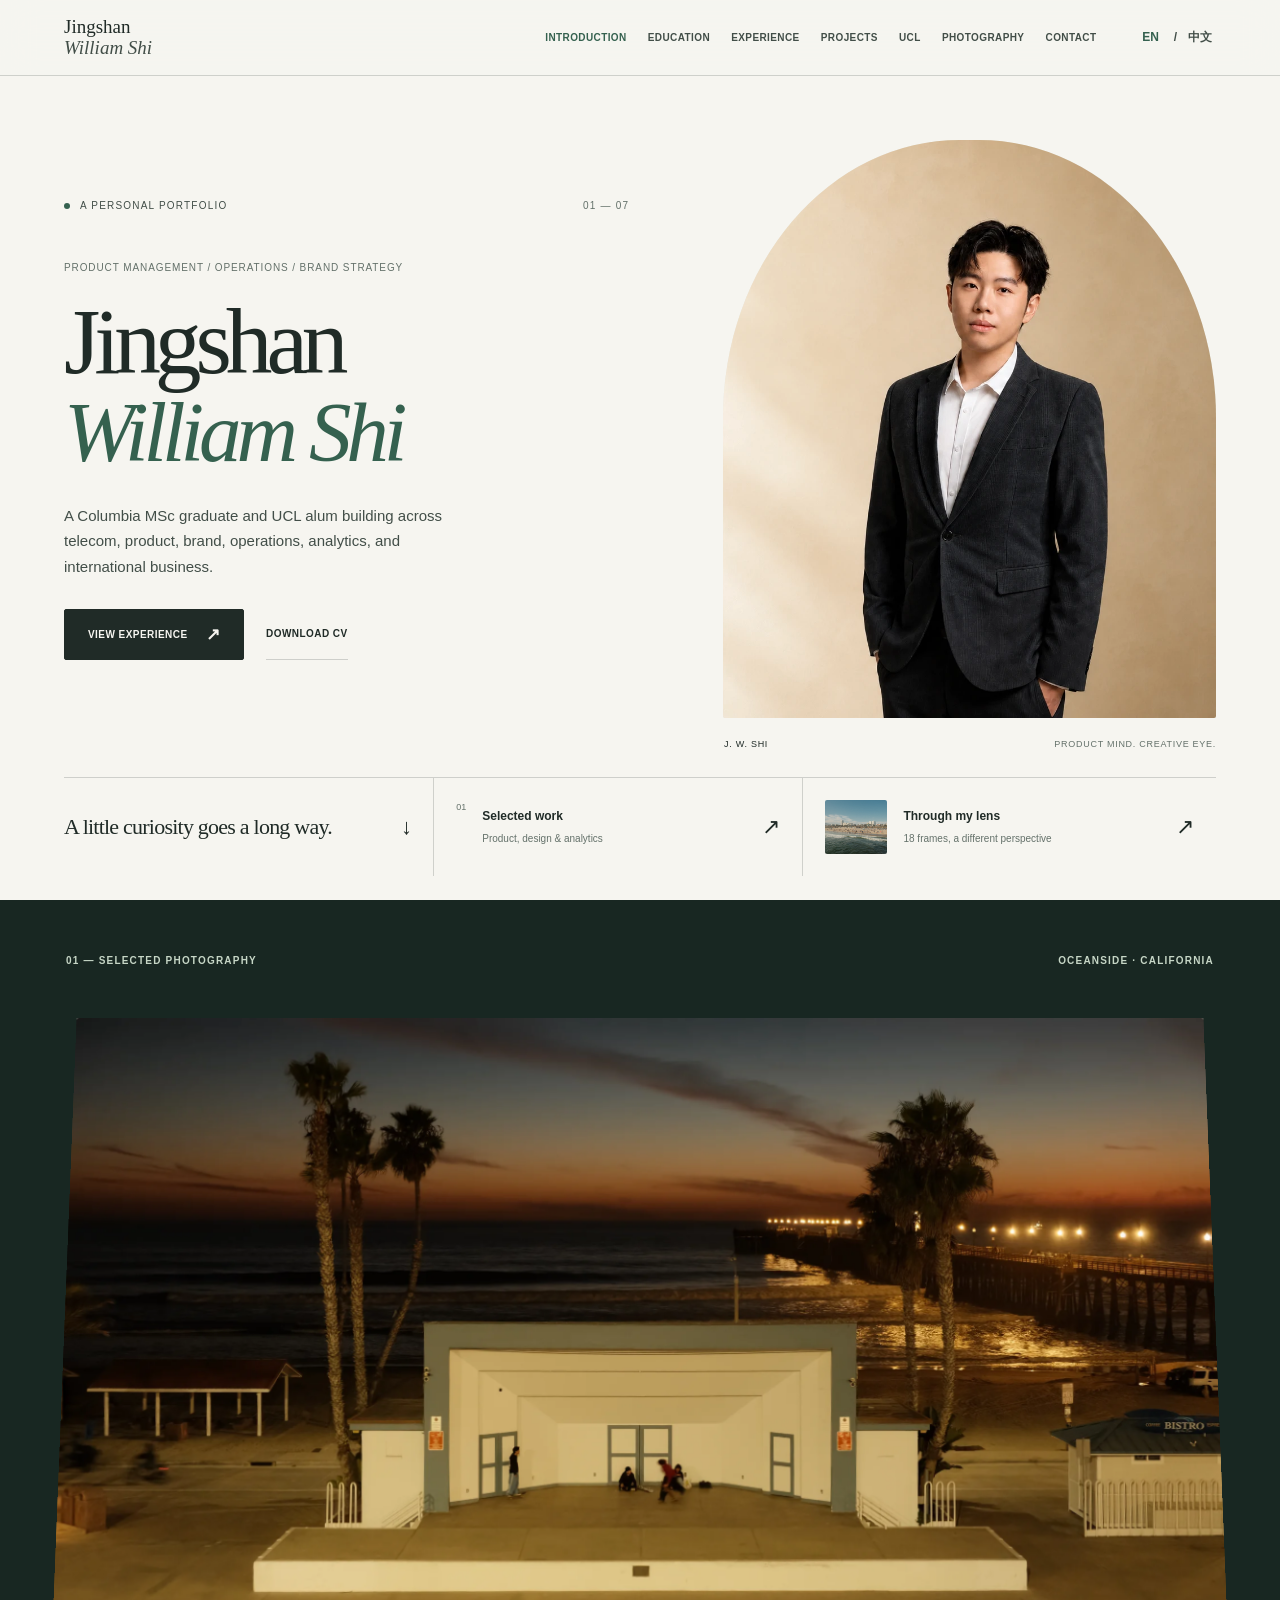
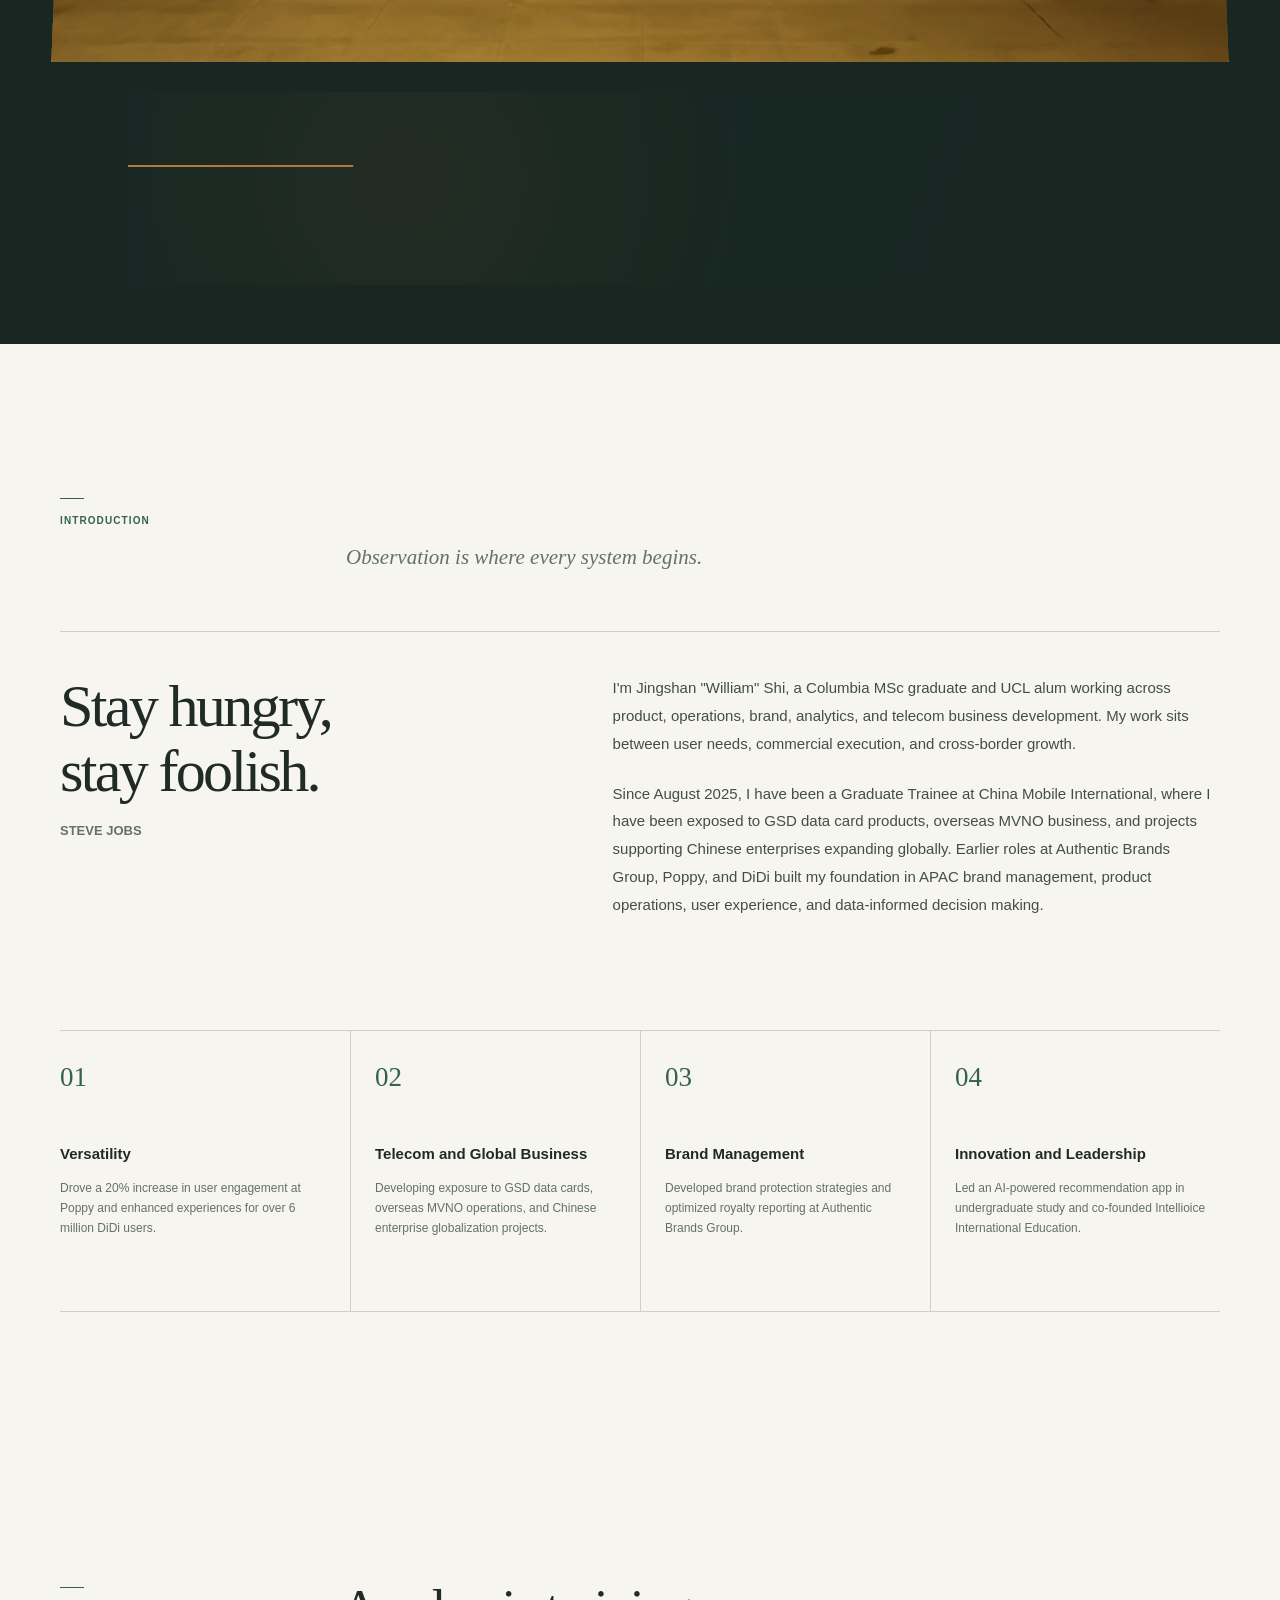
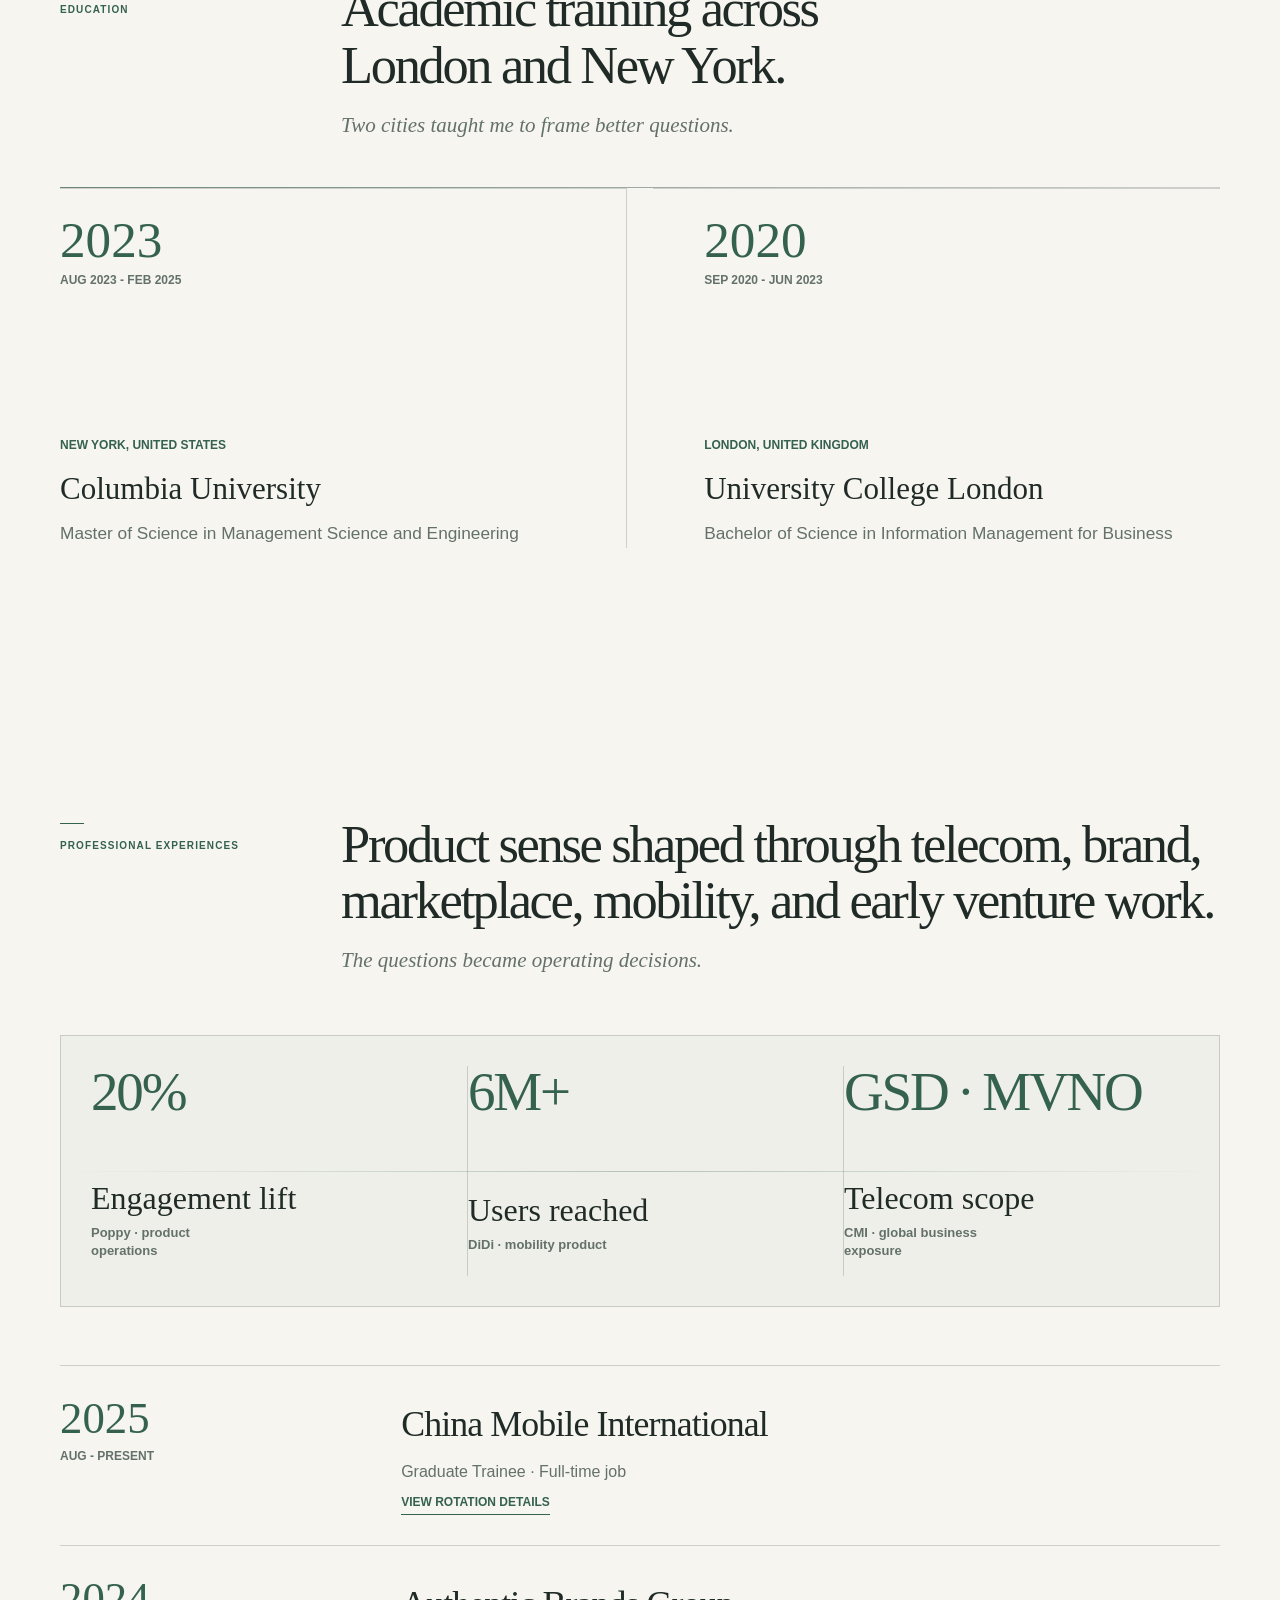
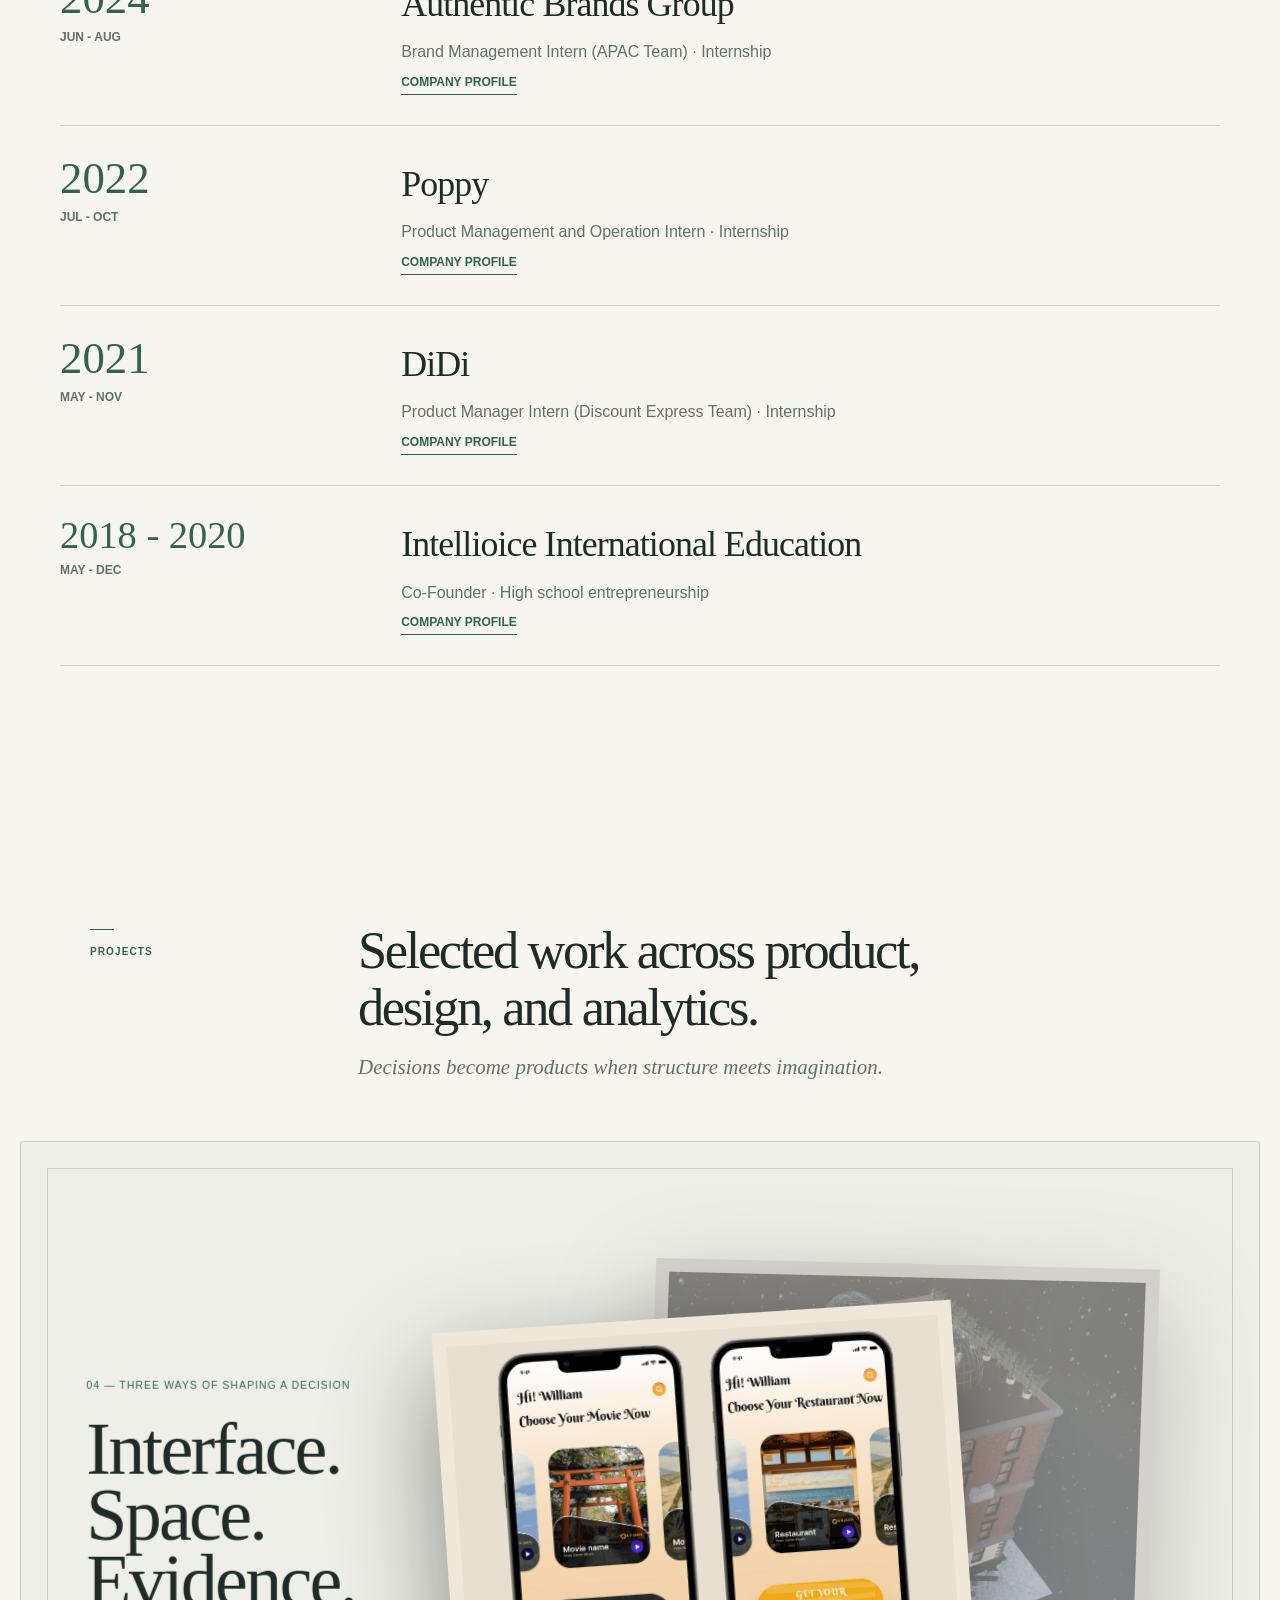
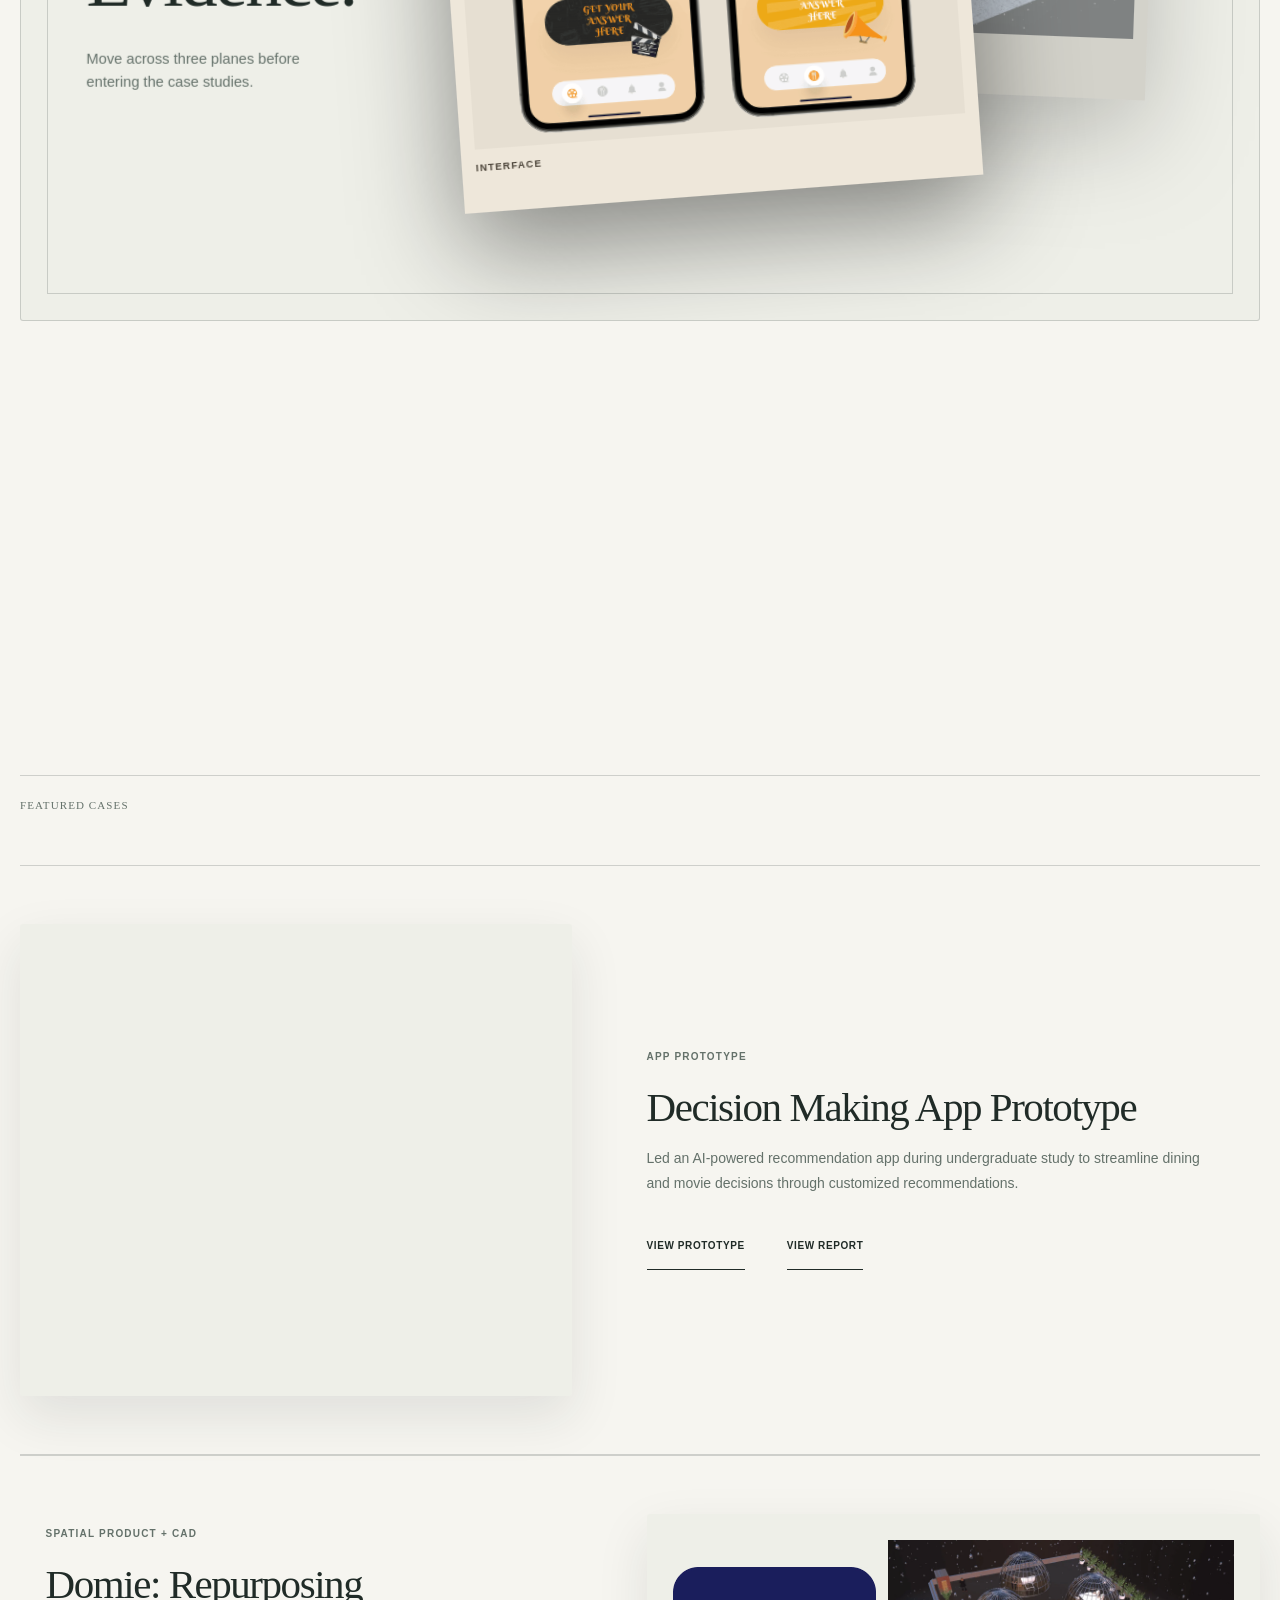
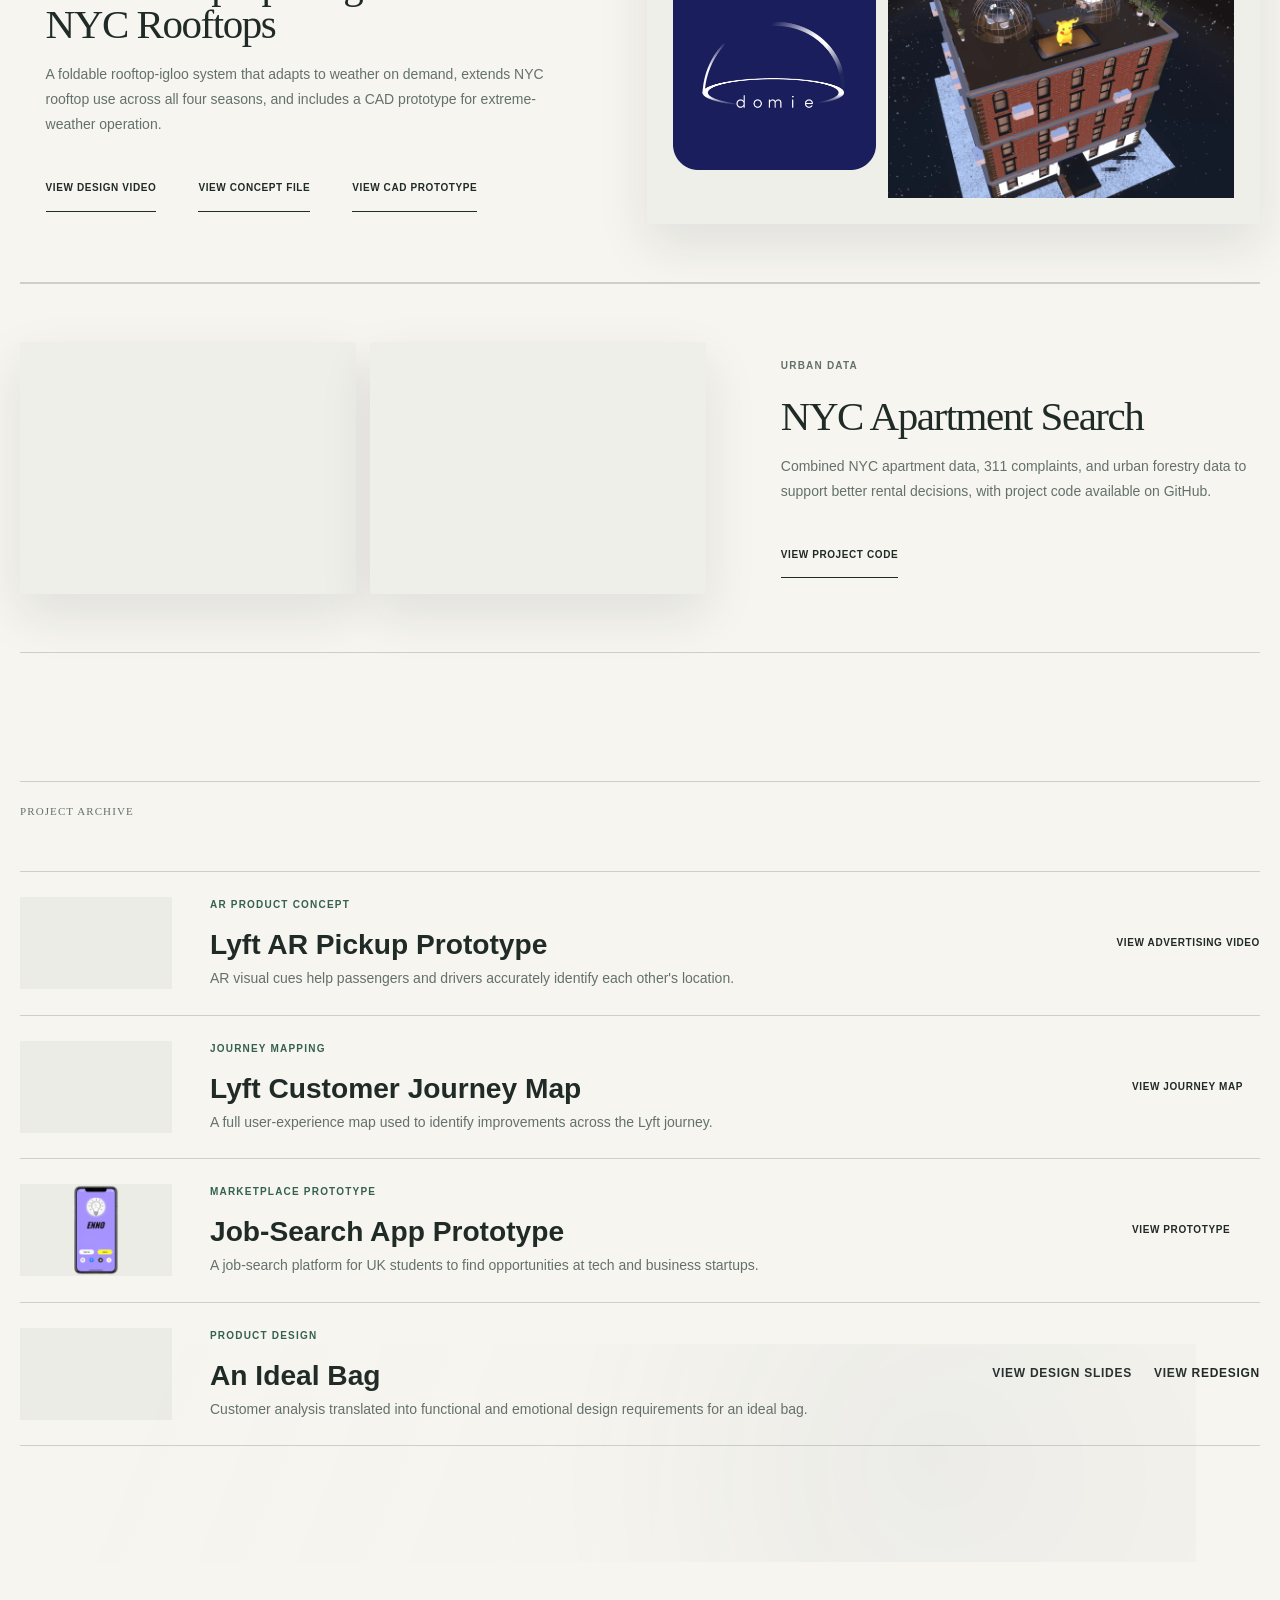
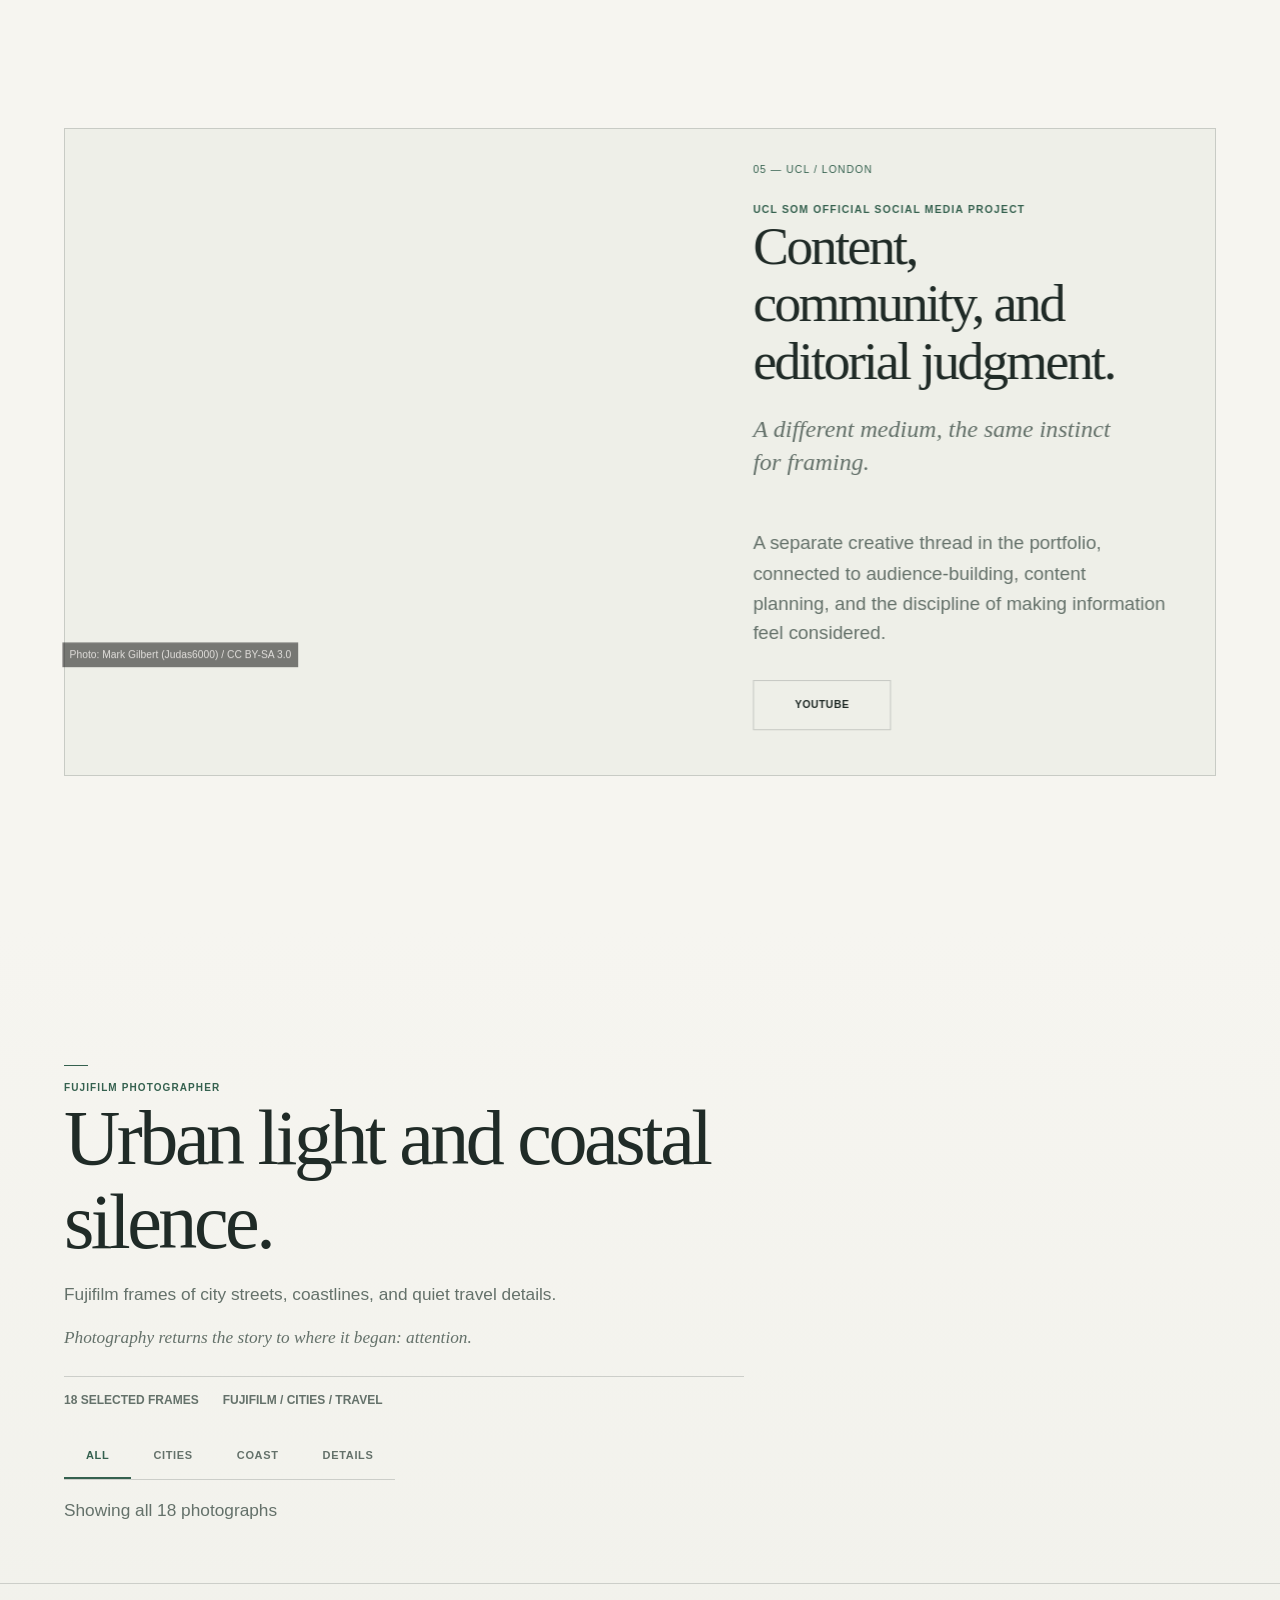
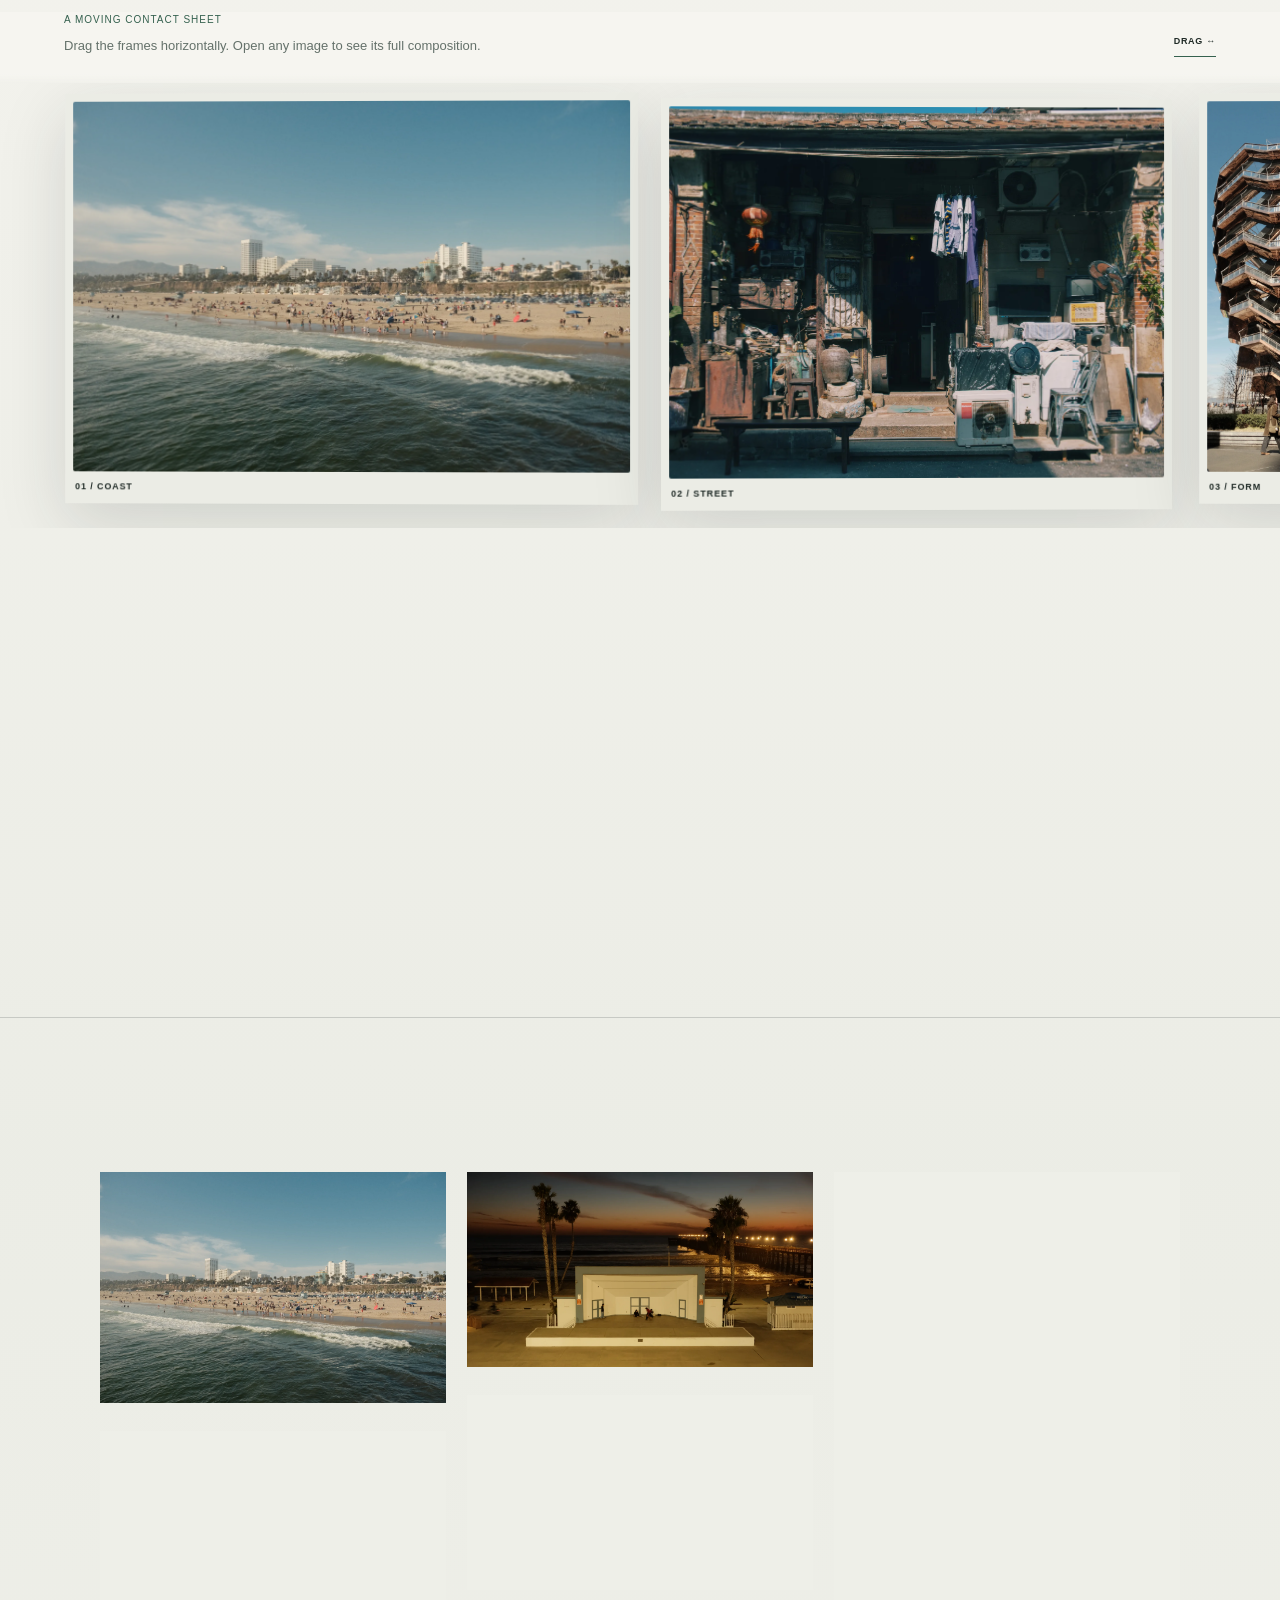
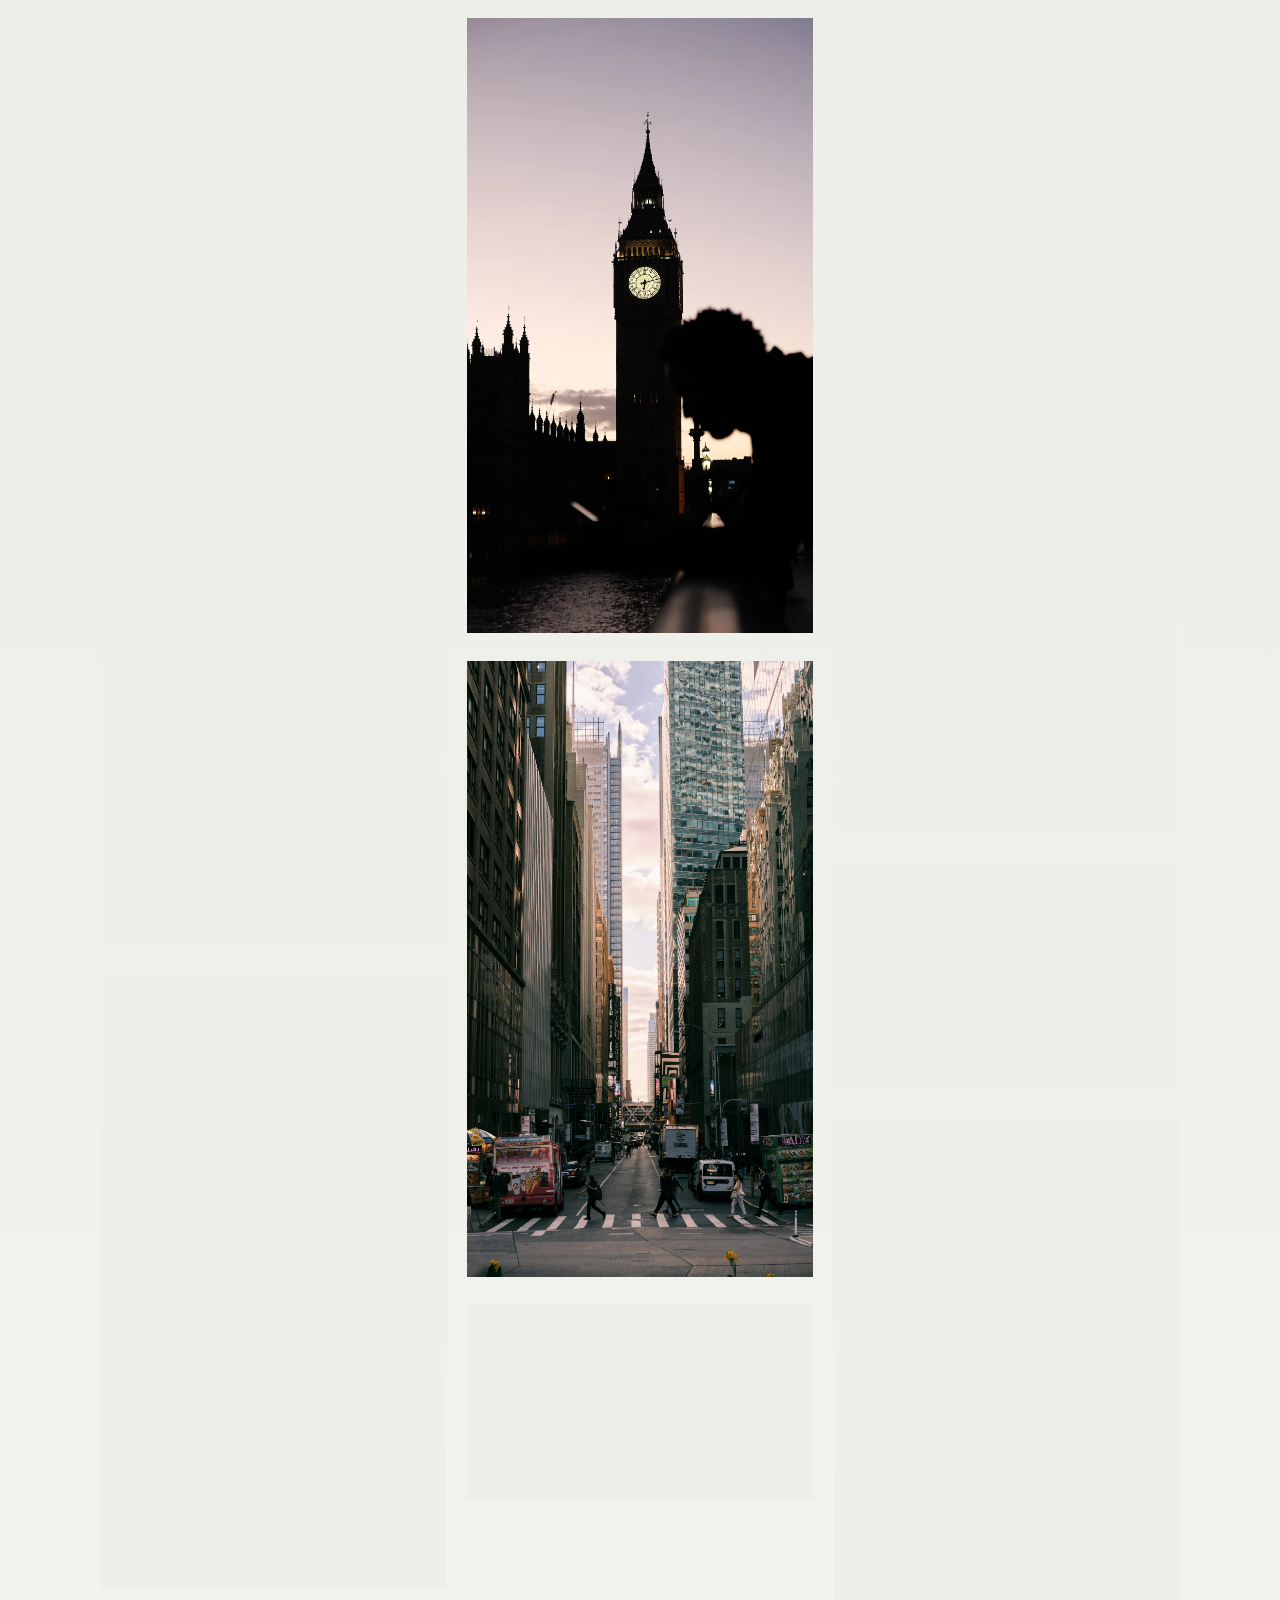
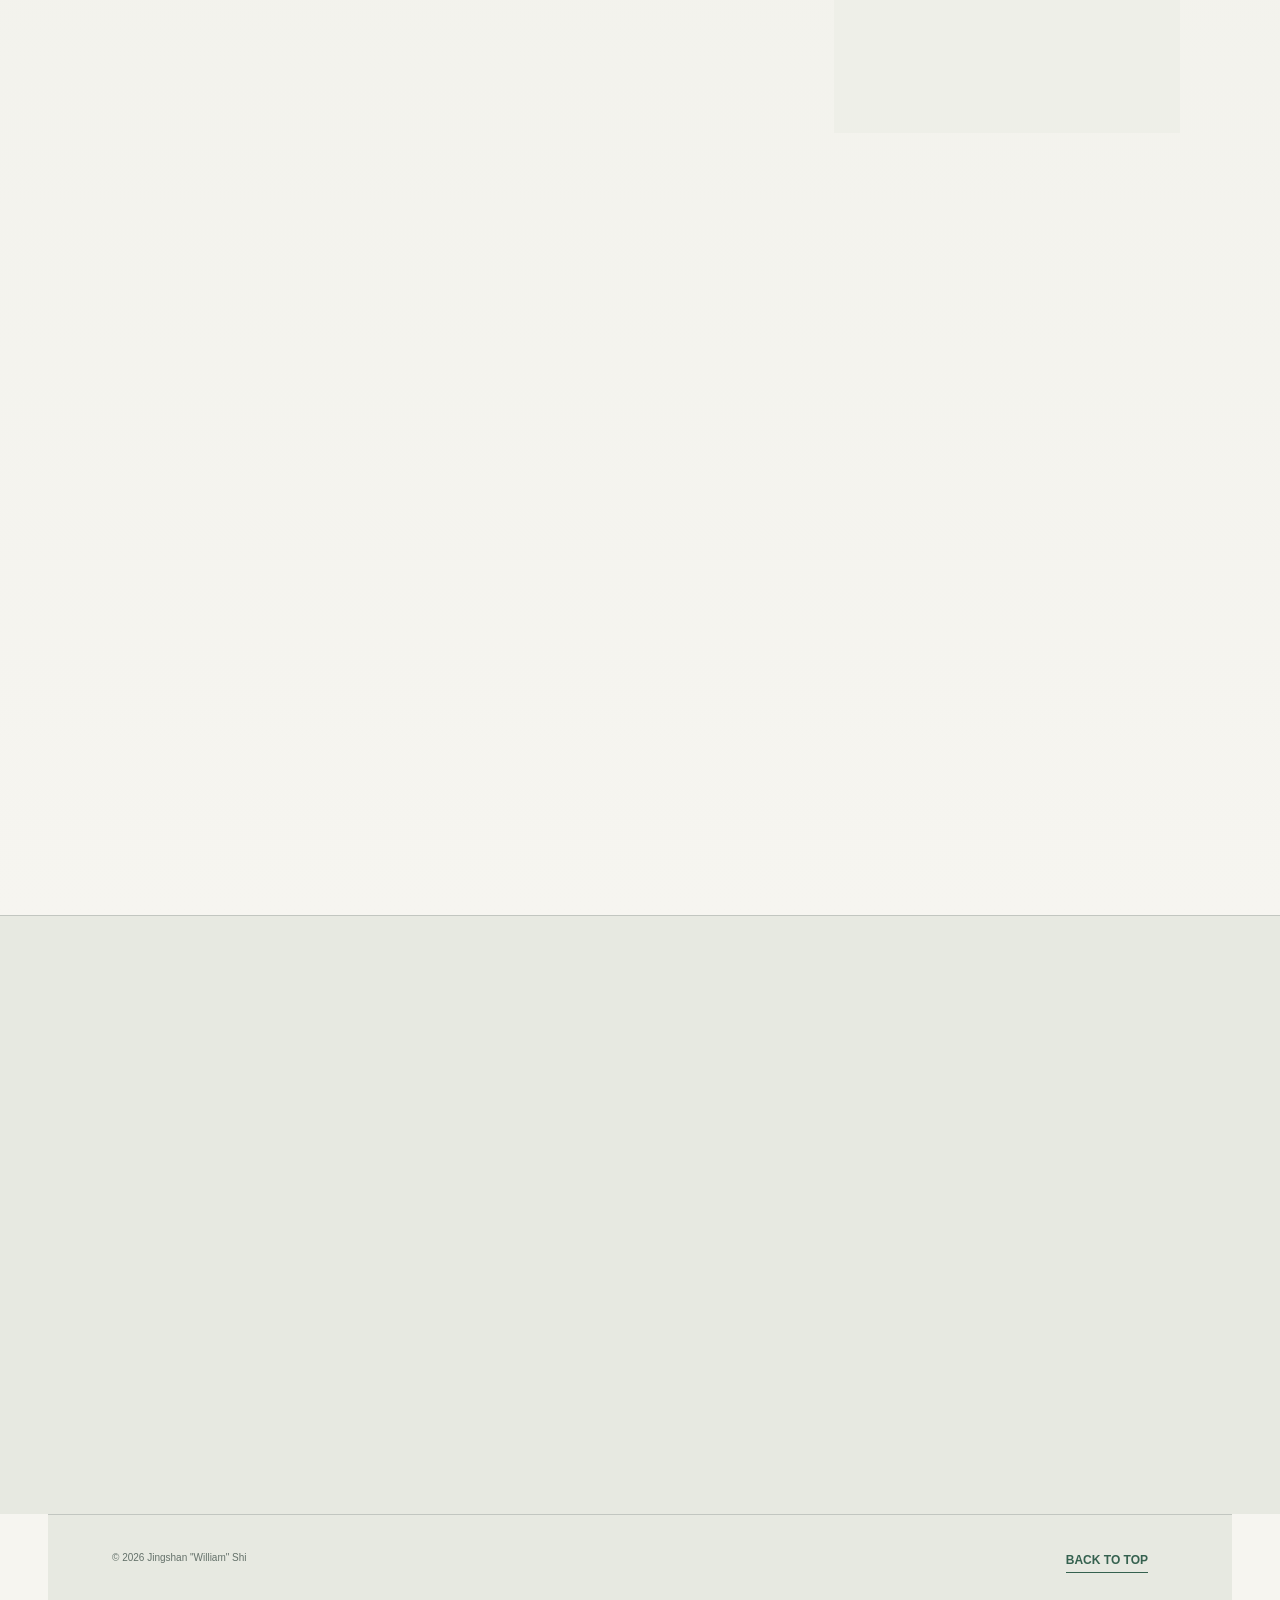
<file: index.html>
<!doctype html>
<html lang="en">
  <head>
    <meta charset="utf-8">
    <meta name="viewport" content="width=device-width, initial-scale=1">
    <title>Jingshan "William" Shi</title>
    <meta name="description" content="Jingshan William Shi personal website: product management, operations, brand management, design, analytics, and photography.">
    <meta property="og:title" content="Jingshan William Shi">
    <meta property="og:description" content="Product, brand, operations, design, analytics, and photography portfolio.">
    <meta property="og:type" content="website">
    <meta property="og:site_name" content="Jingshan William Shi">
    <meta property="og:image" content="assets/og-home.webp">
    <meta property="og:image:width" content="1200">
    <meta property="og:image:height" content="630">
    <meta property="og:image:alt" content="Jingshan William Shi portfolio portrait">
    <meta name="twitter:card" content="summary_large_image">
    <meta name="twitter:title" content="Jingshan William Shi">
    <meta name="twitter:description" content="Product, brand, operations, design, analytics, and photography portfolio.">
    <meta name="twitter:image" content="assets/og-home.webp">
    <meta name="color-scheme" content="light dark">
    <meta name="theme-color" media="(prefers-color-scheme: light)" content="#f7f4ed">
    <meta name="theme-color" media="(prefers-color-scheme: dark)" content="#12100d">
    <link rel="icon" href="data:,">
    <link rel="stylesheet" href="styles.css">
    <link rel="stylesheet" href="immersive.css?v=20261003-editorial">
    <link rel="stylesheet" href="editorial.css?v=20261003-editorial">
    <script type="application/ld+json">
      {
        "@context": "https://schema.org",
        "@type": "Person",
        "name": "Jingshan Shi",
        "alternateName": "William Shi",
        "alumniOf": [
          { "@type": "CollegeOrUniversity", "name": "Columbia University" },
          { "@type": "CollegeOrUniversity", "name": "University College London" }
        ],
        "worksFor": { "@type": "Organization", "name": "China Mobile International" },
        "sameAs": [
          "https://www.linkedin.com/in/jingshan-shi/",
          "https://www.instagram.com/s_jingshan/"
        ]
      }
    </script>
  </head>
  <body>
    <a class="skip-link" href="#introduction" data-story-copy-en="Skip to content" data-story-copy-zh="跳至正文">Skip to content</a>
    <header class="site-header" data-header>
      <a class="wordmark" href="#top" aria-label="Jingshan William Shi home">
        <span>Jingshan</span>
        <span>William Shi</span>
      </a>
      <button
        class="nav-toggle"
        data-nav-toggle
        type="button"
        aria-controls="site-navigation"
        aria-expanded="false"
      >
        <span data-nav-toggle-label>Menu</span>
      </button>
      <nav class="site-nav" id="site-navigation" aria-label="Primary navigation">
        <a href="#introduction">Introduction</a>
        <a href="#education">Education</a>
        <a href="#experience">Experience</a>
        <a href="#projects">Projects</a>
        <a href="#ucl">UCL</a>
        <a href="#photography">Photography</a>
        <a href="#contact">Contact</a>
      </nav>
      <div class="header-contact" aria-label="Quick contact">
        <a data-contact-key="linkedin" href="https://www.linkedin.com/in/jingshan-shi/" target="_blank" rel="noreferrer">LinkedIn</a>
        <button data-contact-key="wechat" data-wechat-open type="button">WeChat</button>
      </div>
      <div class="language-switch" role="group" aria-label="Language">
        <button type="button" data-lang-toggle="en" aria-pressed="true">EN</button>
        <span aria-hidden="true">/</span>
        <button type="button" data-lang-toggle="zh" aria-pressed="false">中文</button>
      </div>
    </header>

    <p class="mobile-chapter" data-mobile-chapter aria-live="polite" aria-atomic="true">01 / Arrival</p>

    <nav class="story-rail" data-story-rail aria-label="Portfolio story chapters">
      <span class="story-rail-track" aria-hidden="true"><span data-story-progress></span></span>
      <a data-story-link href="#introduction" data-story-target="observe" aria-current="true"><span>01</span><strong data-story-title-en="Observe" data-story-title-zh="观察">Observe</strong></a>
      <a data-story-link href="#education" data-story-target="learn"><span>02</span><strong data-story-title-en="Learn" data-story-title-zh="求知">Learn</strong></a>
      <a data-story-link href="#experience" data-story-target="operate"><span>03</span><strong data-story-title-en="Operate" data-story-title-zh="实践">Operate</strong></a>
      <a data-story-link href="#projects" data-story-target="shape"><span>04</span><strong data-story-title-en="Shape" data-story-title-zh="塑造">Shape</strong></a>
      <a data-story-link href="#ucl" data-story-target="communicate"><span>05</span><strong data-story-title-en="Communicate" data-story-title-zh="表达">Communicate</strong></a>
      <a data-story-link href="#photography" data-story-target="frame"><span>06</span><strong data-story-title-en="Frame" data-story-title-zh="取景">Frame</strong></a>
      <a data-story-link href="#contact" data-story-target="connect"><span>07</span><strong data-story-title-en="Connect" data-story-title-zh="连接">Connect</strong></a>
    </nav>

    <main id="top">
      <div class="immersive-stage" data-immersive-stage>
      <section class="hero cinematic-scene cinematic-scene--arrival" data-cinematic-scene data-cinematic-key="arrival" data-cinematic-label-en="Arrival" data-cinematic-label-zh="抵达" data-depth-stage aria-labelledby="hero-title">
        <picture class="hero-backdrop" data-depth-layer data-cinematic-layer="media" aria-hidden="true">
          <source media="(prefers-color-scheme: light)" srcset="assets/hero-immersive-light.webp">
          <img src="assets/hero-immersive-dark.webp" width="1536" height="1024" alt="" fetchpriority="high" decoding="async">
        </picture>
        <div class="hero-copy reveal" data-cinematic-layer="foreground">
          <p class="edition-label"><span class="edition-dot" aria-hidden="true"></span><span data-story-copy-en="A personal portfolio" data-story-copy-zh="个人作品与实践">A personal portfolio</span><span class="edition-index" aria-hidden="true">01 — 07</span></p>
          <p class="eyebrow">Product Management / Operations / Brand Strategy</p>
          <h1 id="hero-title">Jingshan<br><span>William Shi</span></h1>
          <p class="hero-lede">
            A Columbia MSc graduate and UCL alum building across telecom, product,
            brand, operations, analytics, and international business.
          </p>
          <div class="hero-actions">
            <a class="button primary" href="#experience">View experience</a>
            <a class="button ghost" data-link-key="cv" href="https://drive.google.com/file/d/1mGLtWM1eYTXxHXKDGP8l3LyrxBBRxj_r/view?usp=sharing" target="_blank" rel="noreferrer">Download CV</a>
          </div>
        </div>
        <div class="portrait-caption" aria-hidden="true"><span>J. W. Shi</span><span data-story-copy-en="Product mind. Creative eye." data-story-copy-zh="产品思维，创作视角。">Product mind. Creative eye.</span></div>
        <div class="hero-index" aria-label="Explore the portfolio" data-spatial-label-en="Explore the portfolio" data-spatial-label-zh="探索作品集">
          <a class="hero-index-intro" href="#introduction"><span data-story-copy-en="A little curiosity goes a long way." data-story-copy-zh="让好奇心，走得更远。">A little curiosity goes a long way.</span><span class="index-arrow" aria-hidden="true">↓</span></a>
          <a href="#projects"><span class="index-number">01</span><span><strong data-story-copy-en="Selected work" data-story-copy-zh="精选项目">Selected work</strong><small data-story-copy-en="Product, design & analytics" data-story-copy-zh="产品、设计与分析">Product, design & analytics</small></span><span class="index-arrow" aria-hidden="true">↗</span></a>
          <a class="hero-index-photo" href="#photography"><img src="assets/photo-05.webp" width="2400" height="1600" alt="" decoding="async"><span><strong data-story-copy-en="Through my lens" data-story-copy-zh="我的镜头">Through my lens</strong><small data-story-copy-en="18 frames, a different perspective" data-story-copy-zh="18 个画面，另一种视角">18 frames, a different perspective</small></span><span class="index-arrow" aria-hidden="true">↗</span></a>
        </div>
        <p class="hero-note" data-cinematic-layer="handoff">Finding a product manager? Scroll for a focused portfolio.</p>
      </section>

      <section class="photo-prologue" aria-label="Photography prologue">
        <figure class="photo-prologue-frame spatial-scene cinematic-scene cinematic-scene--observation" data-cinematic-scene data-cinematic-key="observation" data-cinematic-label-en="Observation" data-cinematic-label-zh="观察" data-prologue-stage data-spatial-scene="observation">
          <figcaption>
            <span>01 — Selected Photography</span>
            <span>Oceanside · California</span>
          </figcaption>
          <div class="photo-prologue-plane" data-cinematic-layer="media">
            <img
              data-prologue-image
              src="assets/photo-11.webp"
              width="2400"
              height="1351"
              alt="Oceanside stage and illuminated pier after dark"
              loading="lazy"
              decoding="async"
            >
          </div>
          <p class="photo-prologue-bridge" data-cinematic-layer="handoff">From observation to systems — one visual language across photographs, products, and operations.</p>
          <span class="cinematic-seam cinematic-seam--observation-formation"
                data-cinematic-seam="observation-formation"
                aria-hidden="true"></span>
        </figure>
      </section>

      <div class="cinematic-chapter cinematic-chapter--formation" data-cinematic-scene data-cinematic-key="formation" data-cinematic-label-en="Formation" data-cinematic-label-zh="求知">
      <section class="intro section story-section" id="introduction" data-story-section="observe">
        <div class="section-kicker">Introduction</div>
        <p class="story-bridge" data-story-copy-en="Observation is where every system begins." data-story-copy-zh="每一个系统，都始于观察。">Observation is where every system begins.</p>
        <div class="intro-grid" data-cinematic-layer="foreground">
          <div>
            <h2>Stay hungry, stay foolish.</h2>
            <p class="quote-credit">Steve Jobs</p>
          </div>
          <div class="intro-copy reveal">
            <p>
              I'm Jingshan "William" Shi, a Columbia MSc graduate and UCL alum working
              across product, operations, brand, analytics, and telecom business
              development. My work sits between user needs, commercial execution,
              and cross-border growth.
            </p>
            <p>
              Since August 2025, I have been a Graduate Trainee at China Mobile
              International, where I have been exposed to GSD data card products,
              overseas MVNO business, and projects supporting Chinese enterprises
              expanding globally. Earlier roles at Authentic Brands Group, Poppy, and
              DiDi built my foundation in APAC brand management, product operations,
              user experience, and data-informed decision making.
            </p>
          </div>
        </div>
        <div class="highlights" data-cinematic-layer="foreground" aria-label="Key highlights">
          <article class="highlight reveal">
            <span>01</span>
            <h3>Versatility</h3>
            <p>Drove a 20% increase in user engagement at Poppy and enhanced experiences for over 6 million DiDi users.</p>
          </article>
          <article class="highlight reveal">
            <span>02</span>
            <h3>Telecom and Global Business</h3>
            <p>Developing exposure to GSD data cards, overseas MVNO operations, and Chinese enterprise globalization projects.</p>
          </article>
          <article class="highlight reveal">
            <span>03</span>
            <h3>Brand Management</h3>
            <p>Developed brand protection strategies and optimized royalty reporting at Authentic Brands Group.</p>
          </article>
          <article class="highlight reveal">
            <span>04</span>
            <h3>Innovation and Leadership</h3>
            <p>Led an AI-powered recommendation app in undergraduate study and co-founded Intellioice International Education.</p>
          </article>
        </div>
      </section>

      <section class="section education-section story-section" id="education" data-story-section="learn">
        <div class="section-heading">
          <div class="section-kicker">Education</div>
          <div class="story-heading-copy">
            <h2>Academic training across London and New York.</h2>
            <p class="story-bridge" data-story-copy-en="Two cities taught me to frame better questions." data-story-copy-zh="两座城市，让我学会提出更好的问题。">Two cities taught me to frame better questions.</p>
          </div>
        </div>
        <div class="education-grid" data-cinematic-layer="foreground">
          <article class="education-item reveal">
            <time datetime="2023-08">2023<span>Aug 2023 - Feb 2025</span></time>
            <div>
              <p class="education-location">New York, United States</p>
              <h3>Columbia University</h3>
              <p>Master of Science in Management Science and Engineering</p>
            </div>
          </article>
          <article class="education-item reveal">
            <time datetime="2020-09">2020<span>Sep 2020 - Jun 2023</span></time>
            <div>
              <p class="education-location">London, United Kingdom</p>
              <h3>University College London</h3>
              <p>Bachelor of Science in Information Management for Business</p>
            </div>
          </article>
        </div>
      </section>
      </div>
      </div>

      <section class="section experience-section story-section cinematic-scene cinematic-scene--practice" id="experience" data-story-section="operate" data-cinematic-scene data-cinematic-key="practice" data-cinematic-label-en="Practice" data-cinematic-label-zh="实践">
        <div class="section-heading">
          <div class="section-kicker">Professional Experiences</div>
          <div class="story-heading-copy">
            <h2>Product sense shaped through telecom, brand, marketplace, mobility, and early venture work.</h2>
            <p class="story-bridge" data-story-copy-en="The questions became operating decisions." data-story-copy-zh="问题，逐渐变成真实的运营决策。">The questions became operating decisions.</p>
          </div>
        </div>
        <div class="experience-lens reveal" aria-label="Experience composition">
          <article>
            <span>20%</span>
            <strong>User engagement</strong>
            <small>Poppy · product operations</small>
          </article>
          <article>
            <span>6M+</span>
            <strong>User experiences</strong>
            <small>DiDi · mobility product</small>
          </article>
          <article>
            <span>GSD · MVNO</span>
            <strong>Telecom scope</strong>
            <small>CMI · global business exposure</small>
          </article>
        </div>
        <div class="timeline" data-cinematic-layer="foreground">
          <article class="timeline-item reveal" data-cinematic-experience-item data-experience-index="0">
            <time datetime="2025-08">2025<span>Aug - Present</span></time>
            <div>
              <h3>China Mobile International</h3>
              <p>Graduate Trainee · Full-time job</p>
              <a href="experience-cmi.html">View rotation details</a>
            </div>
          </article>
          <article class="timeline-item reveal" data-cinematic-experience-item data-experience-index="1">
            <time datetime="2024-06">2024<span>Jun - Aug</span></time>
            <div>
              <h3>Authentic Brands Group</h3>
              <p>Brand Management Intern (APAC Team) · Internship</p>
              <a href="https://corporate.authentic.com/" target="_blank" rel="noreferrer">Company profile</a>
            </div>
          </article>
          <article class="timeline-item reveal" data-cinematic-experience-item data-experience-index="2">
            <time datetime="2022-07">2022<span>Jul - Oct</span></time>
            <div>
              <h3>Poppy</h3>
              <p>Product Management and Operation Intern · Internship</p>
              <a href="https://www.linkedin.com/company/poppymobileshopping/people/" target="_blank" rel="noreferrer">Company profile</a>
            </div>
          </article>
          <article class="timeline-item reveal" data-cinematic-experience-item data-experience-index="3">
            <time datetime="2021-05">2021<span>May - Nov</span></time>
            <div>
              <h3>DiDi</h3>
              <p>Product Manager Intern (Discount Express Team) · Internship</p>
              <a href="https://www.didiglobal.com/" target="_blank" rel="noreferrer">Company profile</a>
            </div>
          </article>
          <article class="timeline-item reveal" data-cinematic-experience-item data-experience-index="4">
            <time class="range" datetime="2018-05">2018-2020<span>May 2018 - Dec 2020</span></time>
            <div>
              <h3>Intellioice International Education</h3>
              <p>Co-Founder · High school entrepreneurship</p>
              <a href="https://www.linkedin.com/in/jingshan-shi/details/experience/" target="_blank" rel="noreferrer">Company profile</a>
            </div>
          </article>
        </div>
      </section>

      <section class="section projects-section story-section cinematic-scene cinematic-scene--making" id="projects" data-story-section="shape" data-cinematic-scene data-cinematic-key="making" data-cinematic-label-en="Making" data-cinematic-label-zh="塑造">
        <div class="section-heading">
          <div class="section-kicker">Projects</div>
          <div class="story-heading-copy">
            <h2>Selected work across product, design, and analytics.</h2>
            <p class="story-bridge" data-story-copy-en="Decisions become products when structure meets imagination." data-story-copy-zh="当结构遇见想象，决策才真正成为产品。">Decisions become products when structure meets imagination.</p>
          </div>
        </div>
        <div class="project-portal-stage" data-project-cinematic-stage>
        <div class="project-portal spatial-scene" data-project-portal data-cinematic-layer="media" data-spatial-scene="projects" data-spatial-label-en="Project perspectives" data-spatial-label-zh="项目多视角" aria-label="Project perspectives">
          <div class="project-portal-copy" data-spatial-layer="copy">
            <span>04 — Three ways of shaping a decision</span>
            <h3><span data-portal-term-en="Interface." data-portal-term-zh="界面。">Interface.</span><span data-portal-term-en="Space." data-portal-term-zh="空间。">Space.</span><span data-portal-term-en="Evidence." data-portal-term-zh="证据。">Evidence.</span></h3>
            <p data-story-copy-en="Move across three planes before entering the case studies." data-story-copy-zh="穿过三个视角，再进入完整项目案例。">Move across three planes before entering the case studies.</p>
          </div>
          <div class="project-portal-stack" data-spatial-layer="stack">
            <figure class="project-portal-frame project-portal-frame--interface" data-project-plane-index="0">
              <img src="assets/lyft-ar.png" width="1522" height="1368" alt="Decision making app interface perspective" loading="lazy" decoding="async">
              <figcaption data-portal-term-en="Interface" data-portal-term-zh="界面">Interface</figcaption>
            </figure>
            <figure class="project-portal-frame project-portal-frame--space" data-project-plane-index="1">
              <img src="assets/domie-cad.webp" width="1448" height="1080" alt="Domie spatial CAD perspective" loading="lazy" decoding="async">
              <figcaption data-portal-term-en="Space" data-portal-term-zh="空间">Space</figcaption>
            </figure>
            <figure class="project-portal-frame project-portal-frame--evidence" data-project-plane-index="2">
              <img src="assets/analytics-map.png" width="1466" height="1090" alt="NYC data evidence perspective" loading="lazy" decoding="async">
              <figcaption data-portal-term-en="Evidence" data-portal-term-zh="证据">Evidence</figcaption>
            </figure>
          </div>
        </div>
        </div>
        <div class="project-curation">
          <div class="group-title">Featured Cases</div>
          <div class="project-list project-featured-list">
            <article class="project project-featured reveal" data-project-key="decision-making">
              <div class="project-media">
                <img src="assets/lyft-ar.png" width="1522" height="1368" alt="Decision making app prototype preview" loading="lazy" decoding="async">
              </div>
              <div class="project-copy">
                <p class="project-type">App Prototype</p>
                <h3>Decision Making App Prototype</h3>
                <p>Led an AI-powered recommendation app during undergraduate study to streamline dining and movie decisions through customized recommendations.</p>
                <div class="project-links">
                  <a data-link-key="decision-prototype" href="https://js.design/f/KM63Du?p=YE90lv-dKO" target="_blank" rel="noreferrer">View prototype</a>
                  <a data-link-key="decision-report" href="https://drive.google.com/file/d/13JvHc2L1JbwjWKGa_m_7OHvv1nM-cMQg/view" target="_blank" rel="noreferrer">View report</a>
                </div>
              </div>
            </article>
            <article class="project project-featured project-featured--reverse reveal" data-project-key="domie">
              <div class="project-media project-media-pair">
                <img src="assets/domie.avif" width="400" height="400" alt="Domie repurposing NYC rooftops project preview" loading="lazy" decoding="async">
                <img src="assets/domie-cad.webp" width="1448" height="1080" alt="Domie CAD prototype for extreme weather operation" loading="lazy" decoding="async">
              </div>
              <div class="project-copy">
                <p class="project-type">Spatial Product + CAD</p>
                <h3>Domie: Repurposing NYC Rooftops</h3>
                <p>A foldable rooftop-igloo system that adapts to weather on demand, extends NYC rooftop use across all four seasons, and includes a CAD prototype for extreme-weather operation.</p>
                <div class="project-links">
                  <a data-link-key="domie-design-video" href="https://youtu.be/VNLKsv6CtYw" target="_blank" rel="noreferrer">View design video</a>
                  <a data-link-key="domie-concept-file" href="https://drive.google.com/file/d/17MsGqdXW5mxqgbwuuo-goXDBD6uM9VZS/view?usp=sharing" target="_blank" rel="noreferrer">View concept file</a>
                  <a data-link-key="domie-cad-video" href="https://youtu.be/rFOj1OjNtnU" target="_blank" rel="noreferrer">View CAD prototype</a>
                </div>
              </div>
            </article>
            <article class="project-artifact" data-project-key="domie-cad" aria-label="Domie CAD artifact integrated into the featured Domie case"></article>
            <article class="project project-featured analytics reveal" data-project-key="nyc-apartment">
              <div class="analytics-media">
                <div class="project-media">
                  <img src="assets/analytics-map.png" width="1466" height="1090" alt="NYC apartment search map analysis" loading="lazy" decoding="async">
                </div>
                <div class="project-media">
                  <img src="assets/analytics-timeseries.png" width="1850" height="1090" alt="NYC complaint time series analysis" loading="lazy" decoding="async">
                </div>
              </div>
              <div class="project-copy">
                <p class="project-type">Urban Data</p>
                <h3>NYC Apartment Search</h3>
                <p>Combined NYC apartment data, 311 complaints, and urban forestry data to support better rental decisions, with project code available on GitHub.</p>
                <div class="project-links">
                  <a data-link-key="nyc-github" href="https://github.com/Williamsjs0727/Group1-Final-Project" target="_blank" rel="noreferrer">View project code</a>
                </div>
              </div>
            </article>
          </div>
        </div>

        <div class="project-archive">
          <div class="group-title">Project Archive</div>
          <div class="project-archive-list">
            <article class="project-archive-item reveal" data-project-key="lyft-ar">
              <img src="assets/domie-process.jpg" width="2247" height="1550" alt="Lyft AR pickup prototype preview" loading="lazy" decoding="async">
              <div><p class="project-type">AR Product Concept</p><h3>Lyft AR Pickup Prototype</h3><p>AR visual cues help passengers and drivers accurately identify each other's location.</p></div>
              <a data-link-key="lyft-ad-video" href="https://youtu.be/08Axhp8f7EI" target="_blank" rel="noreferrer">View advertising video</a>
            </article>
            <article class="project-archive-item reveal" data-project-key="lyft-journey">
              <img src="assets/journey-map.png" width="6000" height="3375" alt="Lyft customer journey map" loading="lazy" decoding="async">
              <div><p class="project-type">Journey Mapping</p><h3>Lyft Customer Journey Map</h3><p>A full user-experience map used to identify improvements across the Lyft journey.</p></div>
              <a data-link-key="lyft-journey-map" href="https://www.canva.com/design/DAFvXjdhEIA/bAh9f8T-dHQv7OnIJyS4Yw/edit" target="_blank" rel="noreferrer">View journey map</a>
            </article>
            <article class="project-archive-item reveal" data-project-key="job-search">
              <img src="assets/jop search.avif" width="200" height="400" alt="Job-search app prototype preview" loading="lazy" decoding="async">
              <div><p class="project-type">Marketplace Prototype</p><h3>Job-Search App Prototype</h3><p>A job-search platform for UK students to find opportunities at tech and business startups.</p></div>
              <a data-link-key="job-search-prototype" href="https://modao.cc/app/Hxh6IPpr7ycgmLNkCPrV5#screen=sl04y25ll64kaxm" target="_blank" rel="noreferrer">View prototype</a>
            </article>
            <article class="project-archive-item reveal" data-project-key="ideal-bag">
              <img src="assets/bag-concept.png" width="2048" height="1891" alt="Bag concept design" loading="lazy" decoding="async">
              <div><p class="project-type">Product Design</p><h3>An Ideal Bag</h3><p>Customer analysis translated into functional and emotional design requirements for an ideal bag.</p></div>
              <div class="archive-links">
                <a data-link-key="bag-design-slides" href="https://drive.google.com/file/d/1Saa_u7VQsaYw5zP0g3mKeni31NZ5G4_Z/view?usp=sharing" target="_blank" rel="noreferrer">View design slides</a>
                <a data-link-key="bag-redesign-slides" href="https://drive.google.com/file/d/1LJMdZwtt1IKzxzYCn52uuAWbZQTI84Nr/view?usp=sharing" target="_blank" rel="noreferrer">View redesign</a>
              </div>
            </article>
          </div>
        </div>
        <span class="cinematic-seam cinematic-seam--making-communication"
              data-cinematic-seam="making-communication"
              aria-hidden="true"></span>
      </section>

      <section class="section editorial-split spatial-scene reveal story-section cinematic-scene cinematic-scene--communication" id="ucl" data-ucl-chapter data-spatial-scene="ucl" data-story-section="communicate" data-cinematic-scene data-cinematic-key="communication" data-cinematic-label-en="Communication" data-cinematic-label-zh="表达">
        <div class="split-media" data-spatial-layer="media" data-cinematic-layer="media">
          <img src="assets/ucl-canary-wharf.webp" width="1800" height="1201" alt="One Canada Square at Canary Wharf, home of UCL School of Management" loading="lazy" decoding="async">
          <a class="media-credit" href="https://commons.wikimedia.org/wiki/File:1_Canada_Square_From_Cabot_Square.jpg" target="_blank" rel="noreferrer">Photo: Mark Gilbert (Judas6000) / CC BY-SA 3.0</a>
        </div>
        <div class="split-copy" data-spatial-layer="copy" data-cinematic-layer="foreground">
          <p class="ucl-chapter-mark">05 — UCL / London</p>
          <div class="section-kicker">UCL SOM Official Social Media Project</div>
          <h2>Content, community, and editorial judgment.</h2>
          <p class="story-bridge" data-story-copy-en="A different medium, the same instinct for framing." data-story-copy-zh="媒介不同，取景与表达的判断相同。">A different medium, the same instinct for framing.</p>
          <p class="ucl-description">
            A separate creative thread in the portfolio, connected to audience-building,
            content planning, and the discipline of making information feel considered.
          </p>
          <a class="button ghost dark" data-link-key="ucl-social" href="https://www.youtube.com/watch?v=1A1gI9liGfA" target="_blank" rel="noreferrer">YouTube</a>
        </div>
      </section>

      <section class="section photography-section story-section cinematic-scene cinematic-scene--seeing" id="photography" data-story-section="frame" data-cinematic-scene data-cinematic-key="seeing" data-cinematic-label-en="Seeing" data-cinematic-label-zh="观看">
        <div class="section-heading photo-heading" data-cinematic-layer="foreground">
          <div>
            <div class="section-kicker">Fujifilm Photographer</div>
            <h2>Urban light and coastal silence.</h2>
            <p class="photo-description">Fujifilm frames of city streets, coastlines, and quiet travel details.</p>
            <p class="story-bridge" data-story-copy-en="Photography returns the story to where it began: attention." data-story-copy-zh="摄影让故事回到起点：专注地看。">Photography returns the story to where it began: attention.</p>
            <div class="photo-meta" aria-label="Photography notes">
              <span>18 selected frames</span>
              <span>Fujifilm / Cities / Travel</span>
            </div>
            <div class="photo-filters" role="group" aria-label="Filter photographs">
              <button type="button" data-photo-filter="all" aria-pressed="true">All</button>
              <button type="button" data-photo-filter="city" aria-pressed="false">Cities</button>
              <button type="button" data-photo-filter="coast" aria-pressed="false">Coast</button>
              <button type="button" data-photo-filter="detail" aria-pressed="false">Details</button>
            </div>
            <p class="photo-status" data-photo-status aria-live="polite">Showing all 18 photographs</p>
          </div>
        </div>
        <div class="story-ribbon" data-story-ribbon data-ribbon-cinematic-stage data-cinematic-layer="media">
          <div class="story-ribbon-header">
            <div>
              <span data-ribbon-label-en="A moving contact sheet" data-ribbon-label-zh="流动的摄影选片">A moving contact sheet</span>
              <p data-story-copy-en="Drag the frames horizontally. Open any image to see its full composition." data-story-copy-zh="横向拖动胶片；点击任一照片即可查看完整构图。">Drag the frames horizontally. Open any image to see its full composition.</p>
            </div>
            <span class="story-ribbon-drag" data-ribbon-drag-en="Drag ↔" data-ribbon-drag-zh="拖动 ↔" aria-hidden="true">Drag ↔</span>
          </div>
          <div class="story-ribbon-track" tabindex="0" aria-label="Selected photography contact sheet">
            <button class="story-ribbon-item" type="button" data-ribbon-photo-index="0"><img src="assets/photo-05.webp" width="2400" height="1600" alt="Santa Monica shoreline in soft afternoon light" loading="lazy" decoding="async"><span data-ribbon-caption-en="01 / Coast" data-ribbon-caption-zh="01 / 海岸">01 / Coast</span></button>
            <button class="story-ribbon-item" type="button" data-ribbon-photo-index="1"><img src="assets/photo-01.webp" width="1800" height="1351" alt="Quiet storefront and hanging clothes in warm light" loading="lazy" decoding="async"><span data-ribbon-caption-en="02 / Street" data-ribbon-caption-zh="02 / 街巷">02 / Street</span></button>
            <button class="story-ribbon-item" type="button" data-ribbon-photo-index="3"><img src="assets/photo-07.webp" width="1351" height="2400" alt="The Vessel at Hudson Yards with a pedestrian in front" loading="lazy" decoding="async"><span data-ribbon-caption-en="03 / Form" data-ribbon-caption-zh="03 / 形态">03 / Form</span></button>
            <button class="story-ribbon-item" type="button" data-ribbon-photo-index="7"><img src="assets/photo-11.webp" width="2400" height="1351" alt="Oceanside stage and pier lights after dark" loading="lazy" decoding="async"><span data-ribbon-caption-en="04 / Night" data-ribbon-caption-zh="04 / 夜色">04 / Night</span></button>
            <button class="story-ribbon-item" type="button" data-ribbon-photo-index="11"><img src="assets/photo-14.webp" width="2400" height="1351" alt="London Eye and Westminster skyline across the river" loading="lazy" decoding="async"><span data-ribbon-caption-en="05 / London" data-ribbon-caption-zh="05 / 伦敦">05 / London</span></button>
            <button class="story-ribbon-item" type="button" data-ribbon-photo-index="17"><img src="assets/photo-03.webp" width="1800" height="1200" alt="Night street photograph near public transit" loading="lazy" decoding="async"><span data-ribbon-caption-en="06 / Transit" data-ribbon-caption-zh="06 / 行旅">06 / Transit</span></button>
          </div>
        </div>
        <div class="photo-gallery" aria-label="Photography gallery">
          <figure class="photo-item photo-panorama reveal" data-photo-category="coast">
            <button class="photo-open" type="button" aria-label="Open photograph: Santa Monica shoreline in soft afternoon light"><img src="assets/photo-05.webp" width="2400" height="1600" alt="Santa Monica shoreline in soft afternoon light" loading="lazy" decoding="async"></button>
          </figure>
          <figure class="photo-item photo-landscape reveal" data-photo-category="city">
            <button class="photo-open" type="button" aria-label="Open photograph: Quiet storefront and hanging clothes in warm light"><img src="assets/photo-01.webp" width="1800" height="1351" alt="Quiet storefront and hanging clothes in warm light" loading="lazy" decoding="async"></button>
          </figure>
          <figure class="photo-item photo-landscape reveal" data-photo-category="city">
            <button class="photo-open" type="button" aria-label="Open photograph: Street photograph near Tower Bridge in London"><img src="assets/photo-02.webp" width="1800" height="954" alt="Street photograph near Tower Bridge in London" loading="lazy" decoding="async"></button>
          </figure>
          <figure class="photo-item photo-tall reveal" data-photo-category="city">
            <button class="photo-open" type="button" aria-label="Open photograph: The Vessel at Hudson Yards with a pedestrian in front"><img src="assets/photo-07.webp" width="1351" height="2400" alt="The Vessel at Hudson Yards with a pedestrian in front" loading="lazy" decoding="async"></button>
          </figure>
          <figure class="photo-item photo-tall reveal" data-photo-category="detail">
            <button class="photo-open" type="button" aria-label="Open photograph: Warm fountain detail with water droplets"><img src="assets/photo-08.webp" width="1351" height="2400" alt="Warm fountain detail with water droplets" loading="lazy" decoding="async"></button>
          </figure>
          <figure class="photo-item photo-wide reveal" data-photo-category="city">
            <button class="photo-open" type="button" aria-label="Open photograph: Skyline across still water"><img src="assets/photo-04.webp" width="1800" height="1008" alt="Skyline across still water" loading="lazy" decoding="async"></button>
          </figure>
          <figure class="photo-item photo-tall reveal" data-photo-category="city">
            <button class="photo-open" type="button" aria-label="Open photograph: Sunlit downtown street framed by tall buildings"><img src="assets/photo-06.webp" width="1600" height="2400" alt="Sunlit downtown street framed by tall buildings" loading="lazy" decoding="async"></button>
          </figure>
          <figure class="photo-item photo-wide reveal" data-photo-category="coast">
            <button class="photo-open" type="button" aria-label="Open photograph: Oceanside stage and pier lights after dark"><img src="assets/photo-11.webp" width="2400" height="1351" alt="Oceanside stage and pier lights after dark" loading="lazy" decoding="async"></button>
          </figure>
          <figure class="photo-item photo-wide reveal" data-photo-category="coast">
            <button class="photo-open" type="button" aria-label="Open photograph: Foggy pier view with a bench and ocean telescope"><img src="assets/photo-12.webp" width="2400" height="1351" alt="Foggy pier view with a bench and ocean telescope" loading="lazy" decoding="async"></button>
          </figure>
          <figure class="photo-item photo-tall reveal" data-photo-category="city">
            <button class="photo-open" type="button" aria-label="Open photograph: Westminster clock tower silhouette at dusk"><img src="assets/photo-13.webp" width="1351" height="2400" alt="Westminster clock tower silhouette at dusk" loading="lazy" decoding="async"></button>
          </figure>
          <figure class="photo-item photo-tall reveal" data-photo-category="city">
            <button class="photo-open" type="button" aria-label="Open photograph: Midtown Manhattan street canyon with pedestrians"><img src="assets/photo-15.webp" width="1350" height="2400" alt="Midtown Manhattan street canyon with pedestrians" loading="lazy" decoding="async"></button>
          </figure>
          <figure class="photo-item photo-wide reveal" data-photo-category="city">
            <button class="photo-open" type="button" aria-label="Open photograph: London Eye and Westminster skyline across the river"><img src="assets/photo-14.webp" width="2400" height="1351" alt="London Eye and Westminster skyline across the river" loading="lazy" decoding="async"></button>
          </figure>
          <figure class="photo-item photo-tall reveal" data-photo-category="detail">
            <button class="photo-open" type="button" aria-label="Open photograph: Holiday parade float at night"><img src="assets/photo-09.webp" width="1351" height="2400" alt="Holiday parade float at night" loading="lazy" decoding="async"></button>
          </figure>
          <figure class="photo-item photo-tall reveal" data-photo-category="coast">
            <button class="photo-open" type="button" aria-label="Open photograph: Coastal pool and palm trees at dusk"><img src="assets/photo-10.webp" width="1351" height="2400" alt="Coastal pool and palm trees at dusk" loading="lazy" decoding="async"></button>
          </figure>
          <figure class="photo-item photo-tall reveal" data-photo-category="city">
            <button class="photo-open" type="button" aria-label="Open photograph: New York brick building in filtered daylight"><img src="assets/photo-16.webp" width="1350" height="2400" alt="New York brick building in filtered daylight" loading="lazy" decoding="async"></button>
          </figure>
          <figure class="photo-item photo-landscape reveal" data-photo-category="city">
            <button class="photo-open" type="button" aria-label="Open photograph: Green city park edge beside a road"><img src="assets/photo-17.webp" width="2400" height="1600" alt="Green city park edge beside a road" loading="lazy" decoding="async"></button>
          </figure>
          <figure class="photo-item photo-tall reveal" data-photo-category="city">
            <button class="photo-open" type="button" aria-label="Open photograph: Palace of Westminster and Union Jack in London"><img src="assets/photo-18.jpeg" width="2632" height="4676" alt="Fujifilm photograph of the Palace of Westminster and Union Jack in London" loading="lazy" decoding="async"></button>
          </figure>
          <figure class="photo-item photo-landscape reveal" data-photo-category="city">
            <button class="photo-open" type="button" aria-label="Open photograph: Night street photograph near public transit"><img src="assets/photo-03.webp" width="1800" height="1200" alt="Night street photograph near public transit" loading="lazy" decoding="async"></button>
          </figure>
        </div>
      </section>

      <section class="contact section story-section cinematic-scene cinematic-scene--ending" id="contact" data-story-section="connect" data-cinematic-scene data-cinematic-key="ending" data-cinematic-label-en="Ending" data-cinematic-label-zh="片尾">
        <div class="contact-inner reveal" data-cinematic-layer="foreground">
          <div>
            <div class="section-kicker">Get in touch</div>
            <h2>Open to product, brand, and operations conversations.</h2>
            <p class="story-bridge" data-story-copy-en="The next chapter starts with a conversation." data-story-copy-zh="下一章，从一次对话开始。">The next chapter starts with a conversation.</p>
          </div>
          <div class="contact-links">
            <div class="contact-primary">
              <a href="mailto:js6363@columbia.edu"><span>Email</span><strong>js6363@columbia.edu</strong></a>
              <a href="https://www.linkedin.com/in/jingshan-shi/" target="_blank" rel="noreferrer"><span data-contact-key="linkedin">LinkedIn</span><strong>Professional profile</strong></a>
              <button data-wechat-open type="button"><span data-contact-key="wechat">WeChat</span><strong>Scan to connect</strong></button>
            </div>
            <details class="contact-secondary">
              <summary data-contact-secondary-label>More contact details</summary>
              <div>
                <a href="tel:+85293539872"><span data-phone-label="hong-kong">Hong Kong</span><strong>+852 93539872</strong></a>
                <a href="tel:+8615919953827"><span data-phone-label="mainland">Mainland China</span><strong>+86 15919953827</strong></a>
                <a data-link-key="instagram" href="https://www.instagram.com/s_jingshan/" target="_blank" rel="noreferrer"><span data-contact-key="instagram">Instagram</span><strong>@s_jingshan</strong></a>
              </div>
            </details>
          </div>
        </div>
      </section>
    </main>

    <dialog class="photo-lightbox" data-photo-lightbox aria-labelledby="photo-lightbox-caption">
      <button class="photo-lightbox-close" data-lightbox-close type="button" aria-label="Close photograph">Close</button>
      <div class="photo-lightbox-stage">
        <button class="photo-lightbox-nav photo-lightbox-previous" data-lightbox-previous type="button" aria-label="Previous photograph">Previous</button>
        <figure>
          <img data-lightbox-image src="assets/photo-05.webp" width="2400" height="1600" loading="lazy" decoding="async" alt="">
          <figcaption id="photo-lightbox-caption"><span data-lightbox-caption></span><span data-lightbox-counter></span></figcaption>
        </figure>
        <button class="photo-lightbox-nav photo-lightbox-next" data-lightbox-next type="button" aria-label="Next photograph">Next</button>
      </div>
    </dialog>

    <div class="wechat-modal" data-wechat-modal hidden>
      <div class="wechat-backdrop" data-wechat-close></div>
      <div class="wechat-panel" role="dialog" aria-modal="true" aria-labelledby="wechat-title" tabindex="-1">
        <button class="wechat-close" data-wechat-close type="button" aria-label="Close WeChat QR code">Close</button>
        <img data-wechat-image src="assets/wechat_en.jpg" width="1224" height="1605" alt="WeChat QR code" loading="lazy" decoding="async">
        <div>
          <h2 id="wechat-title">WeChat</h2>
          <p data-wechat-copy>Scan the QR code to add me on WeChat.</p>
        </div>
      </div>
    </div>

    <footer class="site-footer">
      <p>© 2026 Jingshan "William" Shi</p>
      <a href="#top">Back to top</a>
    </footer>

    <script src="script.js?v=20261003-editorial"></script>
    <script src="immersive.js?v=20261003-editorial"></script>
  </body>
</html>
</file>
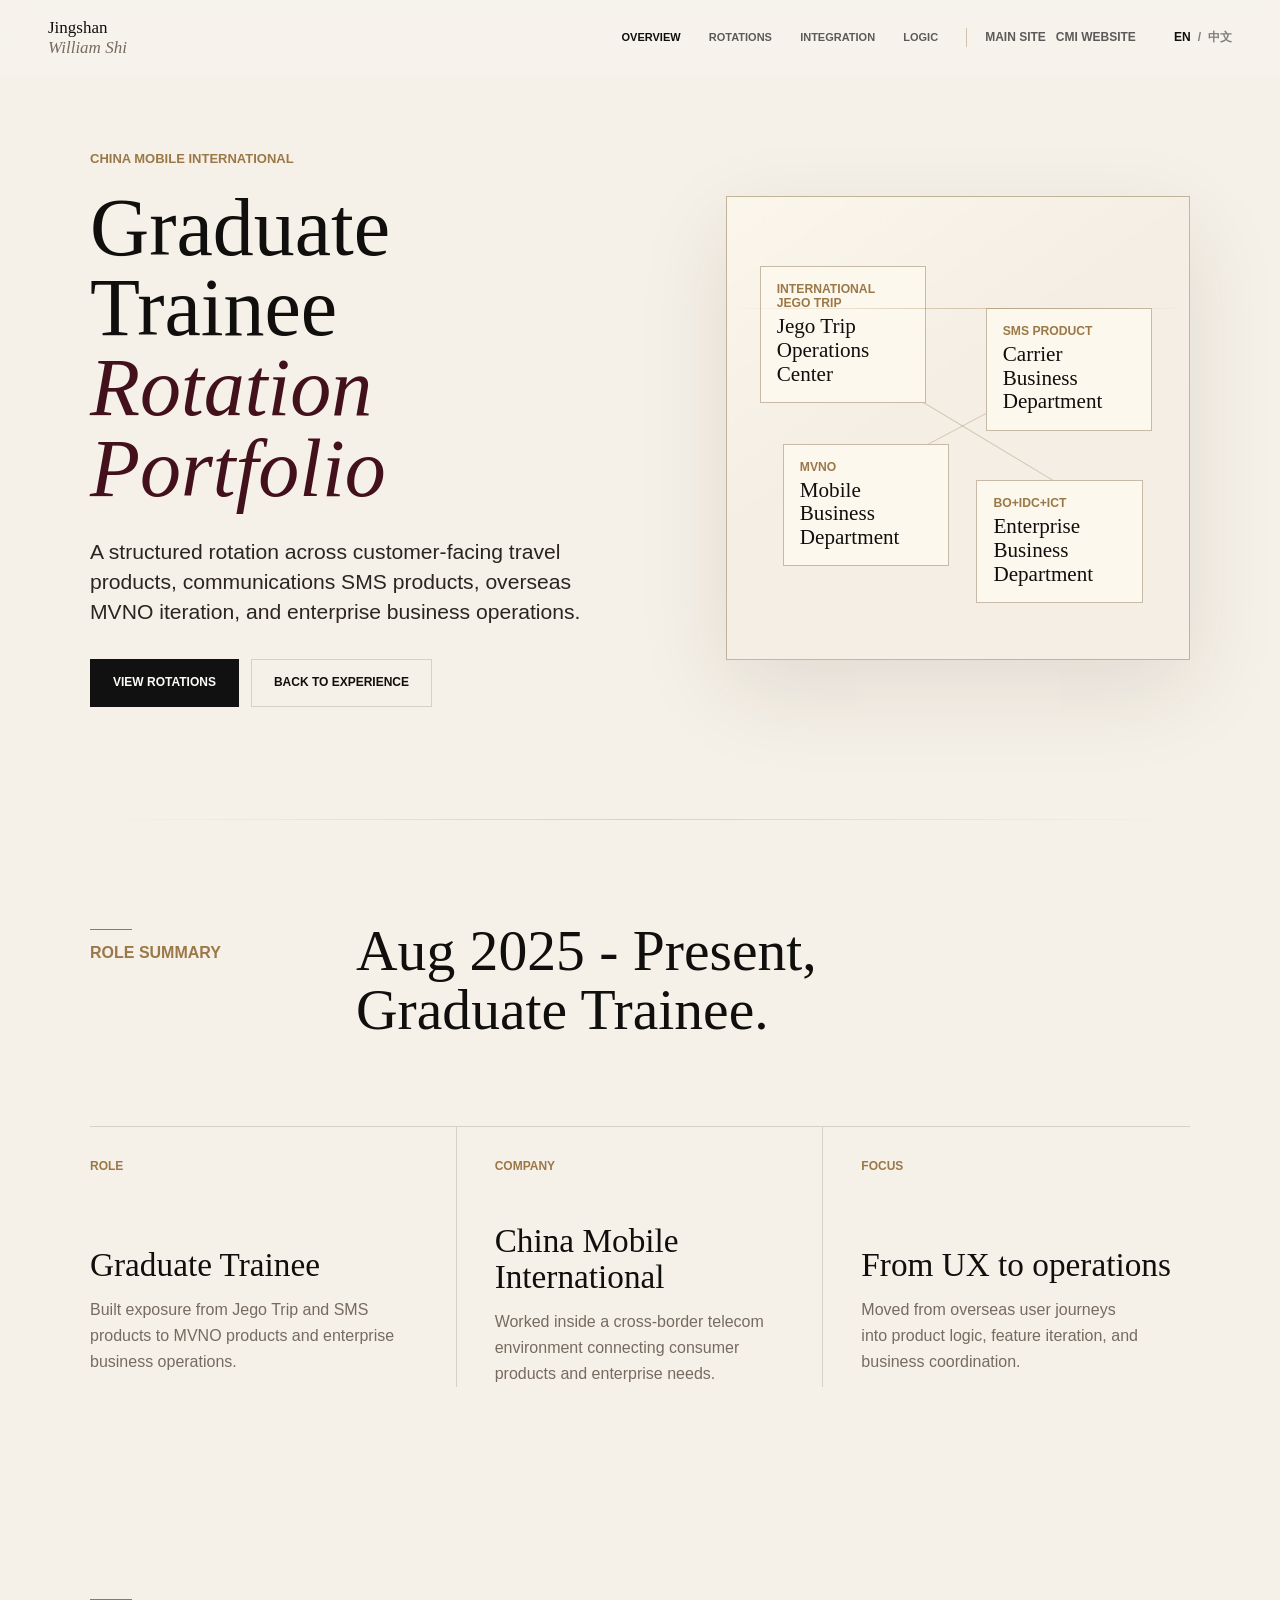
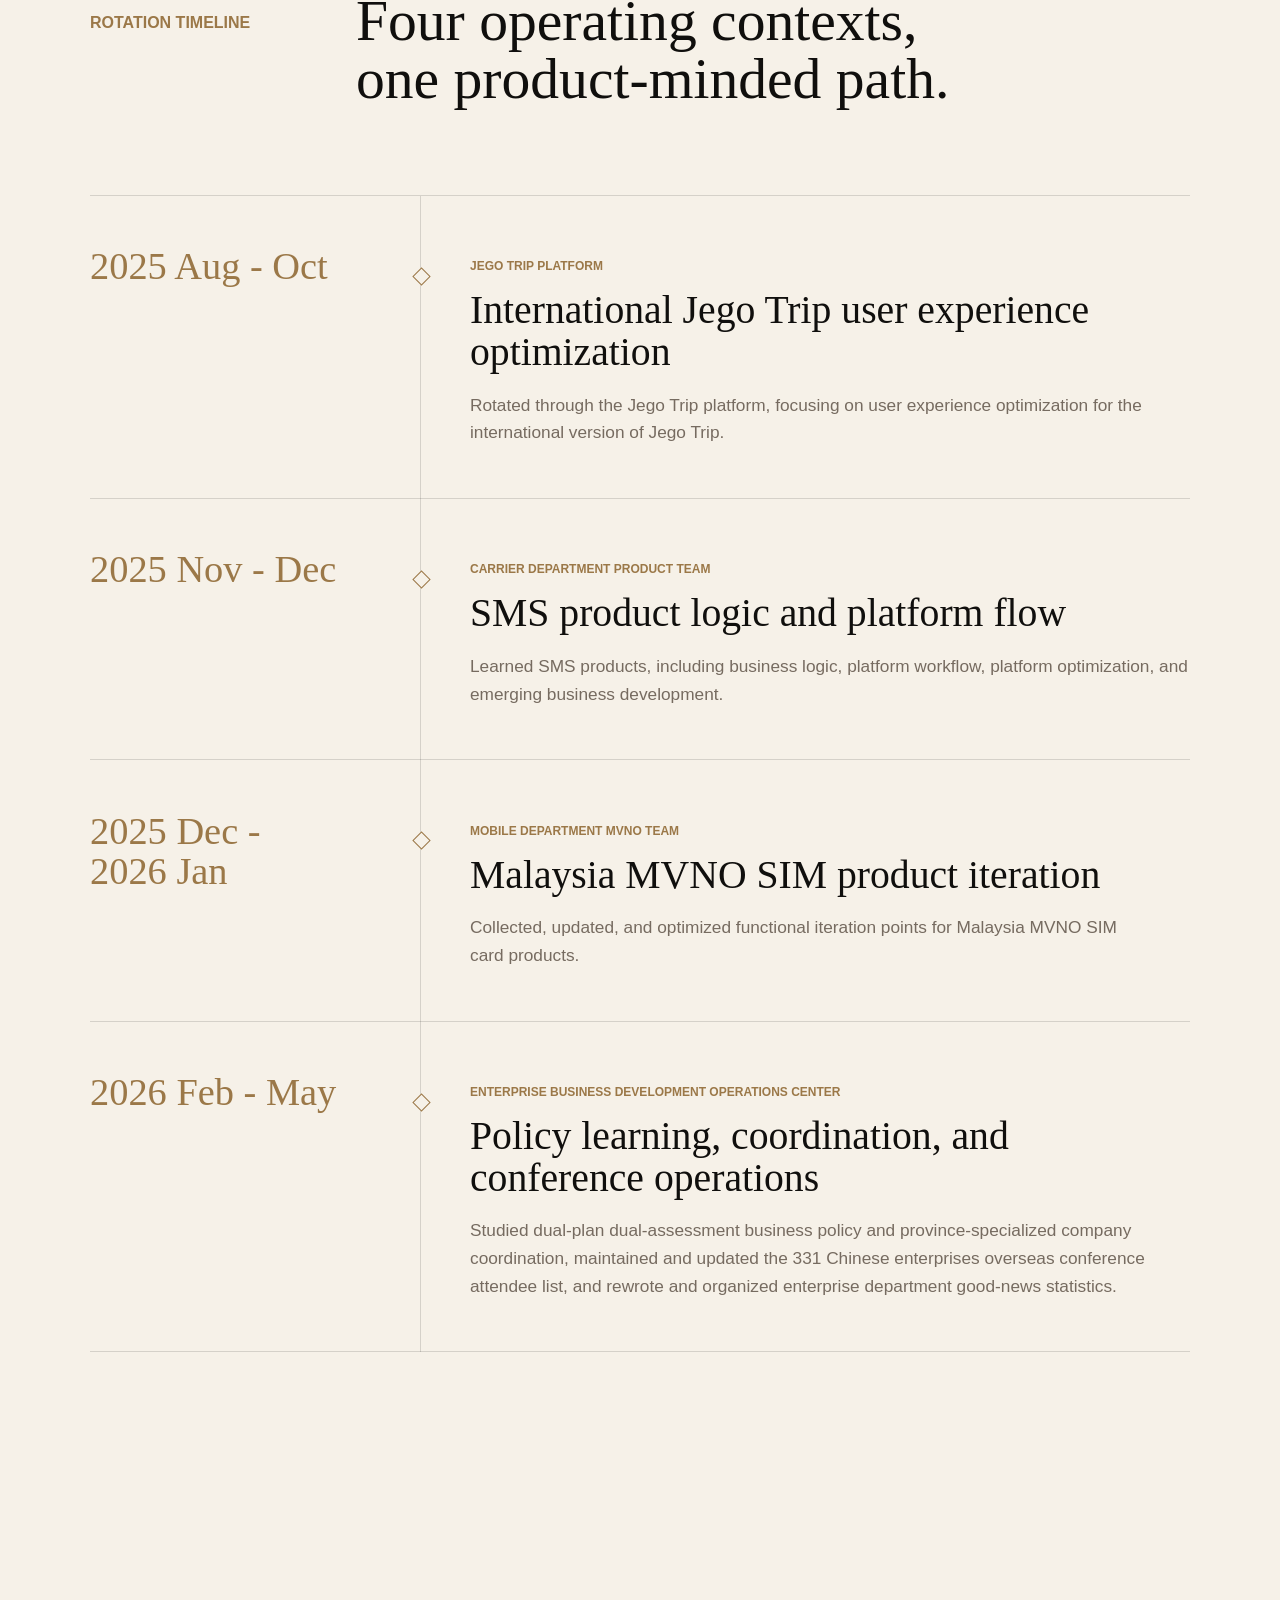
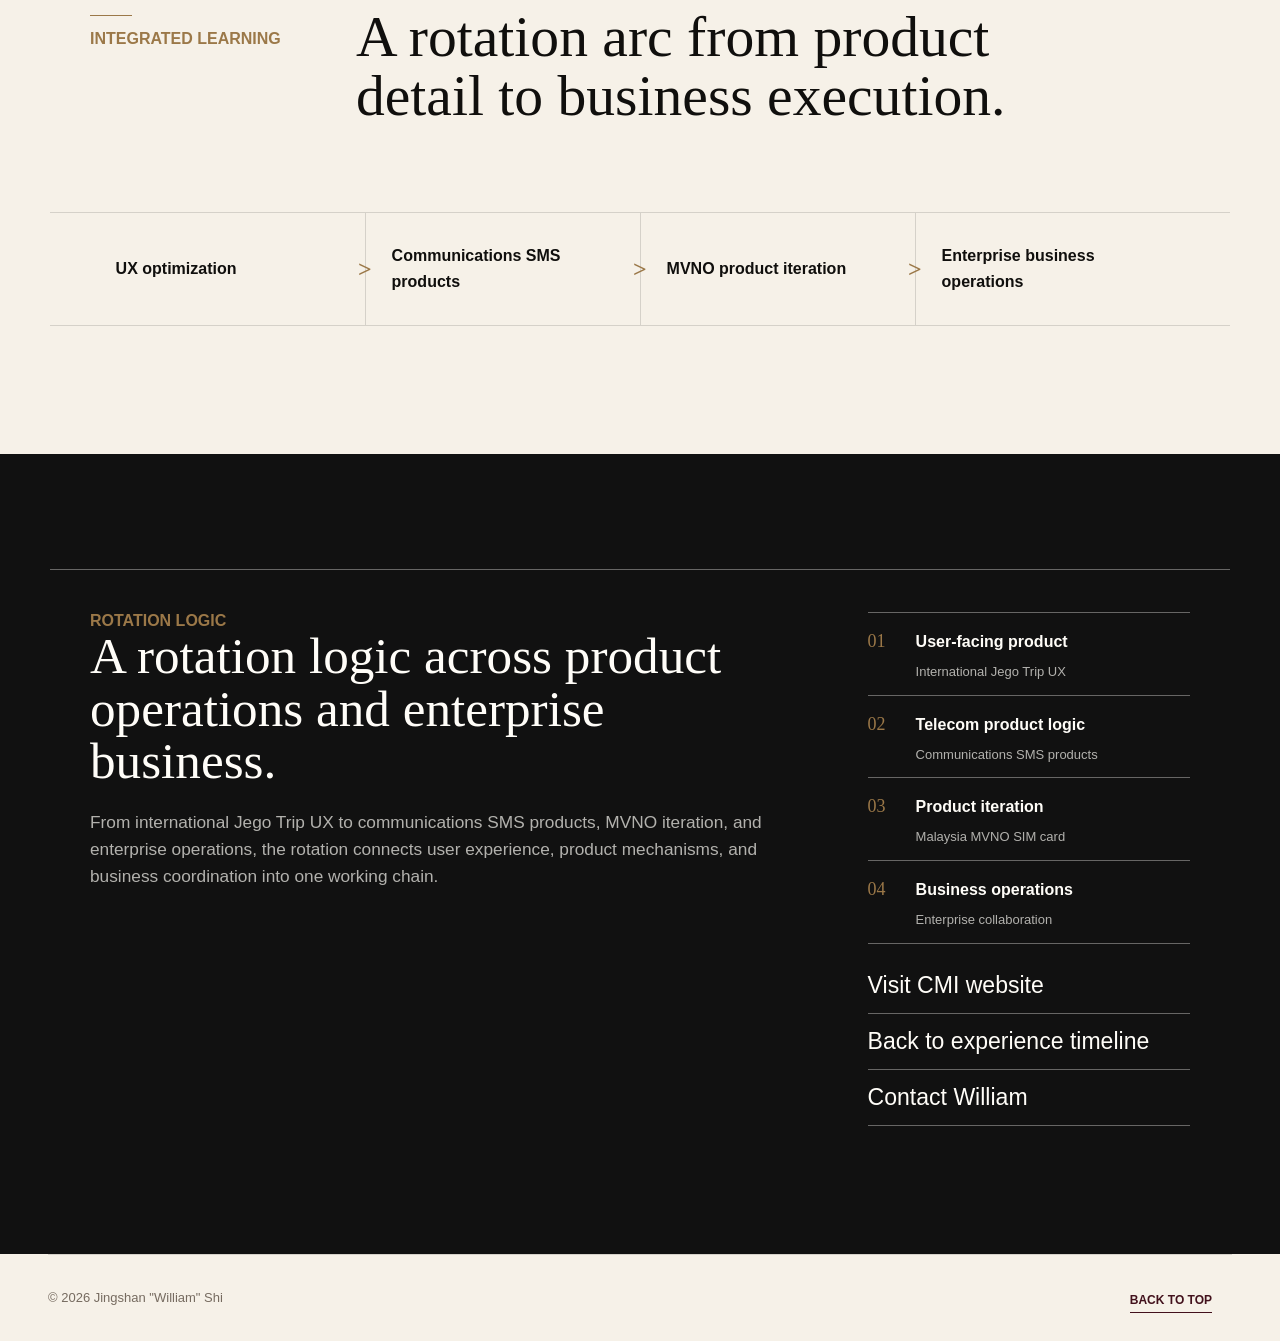
<file: experience-cmi.html>
<!doctype html>
<html lang="en">
  <head>
    <meta charset="utf-8">
    <meta name="viewport" content="width=device-width, initial-scale=1">
    <title>China Mobile International | Jingshan William Shi</title>
    <meta name="description" content="China Mobile International graduate trainee rotations by Jingshan William Shi, covering Jego Trip UX, communications SMS products, MVNO iteration, and enterprise business operations.">
    <meta property="og:title" content="China Mobile International | Jingshan William Shi">
    <meta property="og:description" content="Graduate trainee rotation details across Jego Trip, carrier products, MVNO, and enterprise business operations.">
    <meta property="og:type" content="website">
    <meta property="og:image" content="assets/portrait-secondary.jpeg">
    <meta name="color-scheme" content="light dark">
    <meta name="theme-color" media="(prefers-color-scheme: light)" content="#f7f4ed">
    <meta name="theme-color" media="(prefers-color-scheme: dark)" content="#12100d">
    <link rel="icon" href="data:,">
    <link rel="stylesheet" href="styles.css">
  </head>
  <body data-page="cmi-detail">
    <header class="site-header" data-header>
      <a class="wordmark" href="index.html#top" data-i18n-aria="labels.home">
        <span data-i18n="wordmark.0">Jingshan</span>
        <span data-i18n="wordmark.1">William Shi</span>
      </a>
      <nav class="site-nav" aria-label="Experience page navigation" data-i18n-aria="labels.nav">
        <a href="#overview" data-i18n="nav.0">Overview</a>
        <a href="#rotations" data-i18n="nav.1">Rotations</a>
        <a href="#integration" data-i18n="nav.2">Integration</a>
        <a href="#resources" data-i18n="nav.3">Logic</a>
      </nav>
      <div class="header-contact" data-i18n-aria="labels.quickLinks">
        <a href="index.html#experience" data-i18n="links.mainSite">Main site</a>
        <a href="https://www.cmi.chinamobile.com/" target="_blank" rel="noreferrer" data-i18n="links.company">CMI website</a>
      </div>
      <div class="language-switch" role="group" aria-label="Language" data-i18n-aria="labels.language">
        <button type="button" data-lang-toggle="en" aria-pressed="true">EN</button>
        <span aria-hidden="true">/</span>
        <button type="button" data-lang-toggle="zh" aria-pressed="false">中文</button>
      </div>
    </header>

    <main id="top" class="cmi-page">
      <section class="cmi-hero" id="overview" aria-labelledby="cmi-title">
        <div class="cmi-hero-copy reveal">
          <p class="eyebrow" data-i18n="hero.eyebrow">China Mobile International</p>
          <h1 id="cmi-title" data-i18n-html="hero.title">Graduate Trainee<br><span>Rotation Portfolio</span></h1>
          <p class="cmi-hero-lede" data-i18n="hero.lede">
            A structured rotation across customer-facing travel products, communications SMS products,
            overseas MVNO iteration, and enterprise business operations.
          </p>
          <div class="cmi-hero-actions">
            <a class="button primary" href="#rotations" data-i18n="hero.primaryAction">View rotations</a>
            <a class="button ghost" href="index.html#experience" data-i18n="hero.secondaryAction">Back to experience</a>
          </div>
        </div>

        <div class="cmi-signal-board reveal" aria-hidden="true">
          <div class="signal-axis signal-axis-one"></div>
          <div class="signal-axis signal-axis-two"></div>
          <div class="signal-node signal-node-one">
            <span data-i18n="signal.0.title">International Jego Trip</span>
            <small data-i18n="signal.0.body">Jego Trip Operations Center</small>
          </div>
          <div class="signal-node signal-node-two">
            <span data-i18n="signal.1.title">SMS Product</span>
            <small data-i18n="signal.1.body">Carrier Business Department</small>
          </div>
          <div class="signal-node signal-node-three">
            <span data-i18n="signal.2.title">MVNO</span>
            <small data-i18n="signal.2.body">Mobile Business Department</small>
          </div>
          <div class="signal-node signal-node-four">
            <span data-i18n="signal.3.title">BO+IDC+ICT</span>
            <small data-i18n="signal.3.body">Enterprise Business Department</small>
          </div>
        </div>
      </section>

      <section class="section cmi-role-summary">
        <div class="section-heading">
          <div class="section-kicker" data-i18n="summary.kicker">Role Summary</div>
          <h2 data-i18n="summary.heading">Aug 2025 - Present, Graduate Trainee.</h2>
        </div>
        <div class="cmi-summary-grid">
          <article class="cmi-summary-card reveal">
            <span data-i18n="summary.cards.0.label">Role</span>
            <h3 data-i18n="summary.cards.0.title">Graduate Trainee</h3>
            <p data-i18n="summary.cards.0.body">Built exposure from Jego Trip and SMS products to MVNO products and enterprise business operations.</p>
          </article>
          <article class="cmi-summary-card reveal">
            <span data-i18n="summary.cards.1.label">Company</span>
            <h3 data-i18n="summary.cards.1.title">China Mobile International</h3>
            <p data-i18n="summary.cards.1.body">Worked inside a cross-border telecom environment connecting consumer products and enterprise needs.</p>
          </article>
          <article class="cmi-summary-card reveal">
            <span data-i18n="summary.cards.2.label">Focus</span>
            <h3 data-i18n="summary.cards.2.title">From UX to operations</h3>
            <p data-i18n="summary.cards.2.body">Moved from overseas user journeys into product logic, feature iteration, and business coordination.</p>
          </article>
        </div>
      </section>

      <section class="section cmi-rotations" id="rotations">
        <div class="section-heading">
          <div class="section-kicker" data-i18n="rotationsKicker">Rotation Timeline</div>
          <h2 data-i18n="rotationsHeading">Four operating contexts, one product-minded path.</h2>
        </div>
        <div class="rotation-timeline" aria-label="CMI rotation timeline" data-i18n-aria="labels.rotationTimeline">
          <article class="rotation-card reveal">
            <time datetime="2025-08" data-i18n="rotations.0.time">2025 Aug - Oct</time>
            <div>
              <p class="rotation-team" data-i18n="rotations.0.team">Jego Trip Platform</p>
              <h3 data-i18n="rotations.0.title">International Jego Trip user experience optimization</h3>
              <p data-i18n="rotations.0.body">Rotated through the Jego Trip platform, focusing on user experience optimization for the international version of Jego Trip.</p>
            </div>
          </article>
          <article class="rotation-card reveal">
            <time datetime="2025-11" data-i18n="rotations.1.time">2025 Nov - Dec</time>
            <div>
              <p class="rotation-team" data-i18n="rotations.1.team">Carrier Department Product Team</p>
              <h3 data-i18n="rotations.1.title">SMS product logic and platform flow</h3>
              <p data-i18n="rotations.1.body">Learned SMS products, including business logic, platform workflow, platform optimization, and emerging business development.</p>
            </div>
          </article>
          <article class="rotation-card reveal">
            <time datetime="2025-12" data-i18n="rotations.2.time">2025 Dec - 2026 Jan</time>
            <div>
              <p class="rotation-team" data-i18n="rotations.2.team">Mobile Department MVNO Team</p>
              <h3 data-i18n="rotations.2.title">Malaysia MVNO SIM product iteration</h3>
              <p data-i18n="rotations.2.body">Collected, updated, and optimized functional iteration points for Malaysia MVNO SIM card products.</p>
            </div>
          </article>
          <article class="rotation-card reveal">
            <time datetime="2026-02" data-i18n="rotations.3.time">2026 Feb - May</time>
            <div>
              <p class="rotation-team" data-i18n="rotations.3.team">Enterprise Business Development Operations Center</p>
              <h3 data-i18n="rotations.3.title">Policy learning, coordination, and conference operations</h3>
              <p data-i18n="rotations.3.body">Studied dual-plan dual-assessment business policy, province-specialized company coordination, 331 Chinese enterprises overseas conference attendee list maintenance, and enterprise department good-news statistics rewriting and organization.</p>
            </div>
          </article>
        </div>
      </section>

      <section class="section cmi-integration" id="integration">
        <div class="section-heading">
          <div class="section-kicker" data-i18n="integration.kicker">Integrated Learning</div>
          <h2 data-i18n="integration.heading">A rotation arc from product detail to business execution.</h2>
        </div>
        <div class="cmi-flow reveal" aria-label="CMI rotation learning flow" data-i18n-aria="labels.learningFlow">
          <span data-i18n="integration.flow.0">UX optimization</span>
          <span data-i18n="integration.flow.1">Communications SMS products</span>
          <span data-i18n="integration.flow.2">MVNO product iteration</span>
          <span data-i18n="integration.flow.3">Enterprise business operations</span>
        </div>
      </section>

      <section class="section cmi-resources" id="resources">
        <div class="cmi-resource-inner reveal">
          <div>
            <div class="section-kicker" data-i18n="resources.kicker">Rotation Logic</div>
            <h2 data-i18n="resources.heading">A rotation logic across product operations and enterprise business.</h2>
            <p class="cmi-resource-summary" data-i18n="resources.summary">
              From international Jego Trip UX to communications SMS products, MVNO iteration,
              and enterprise operations, the rotation connects user experience, product mechanisms,
              and business coordination into one working chain.
            </p>
          </div>
          <div class="cmi-resource-side">
            <div class="cmi-logic-stack" aria-label="Rotation logic stack" data-i18n-aria="labels.logicStack">
              <article>
                <span>01</span>
                <strong data-i18n="resources.logic.0.title">User-facing product</strong>
                <small data-i18n="resources.logic.0.body">International Jego Trip UX</small>
              </article>
              <article>
                <span>02</span>
                <strong data-i18n="resources.logic.1.title">Telecom product logic</strong>
                <small data-i18n="resources.logic.1.body">Communications SMS products</small>
              </article>
              <article>
                <span>03</span>
                <strong data-i18n="resources.logic.2.title">Product iteration</strong>
                <small data-i18n="resources.logic.2.body">Malaysia MVNO SIM card</small>
              </article>
              <article>
                <span>04</span>
                <strong data-i18n="resources.logic.3.title">Business operations</strong>
                <small data-i18n="resources.logic.3.body">Enterprise collaboration</small>
              </article>
            </div>
            <div class="cmi-resource-links">
              <a href="https://www.cmi.chinamobile.com/" target="_blank" rel="noreferrer" data-i18n="resources.links.0">Visit CMI website</a>
              <a href="index.html#experience" data-i18n="resources.links.1">Back to experience timeline</a>
              <a href="index.html#contact" data-i18n="resources.links.2">Contact William</a>
            </div>
          </div>
        </div>
      </section>
    </main>

    <footer class="site-footer">
      <p data-i18n="footer.copyright">© 2026 Jingshan "William" Shi</p>
      <a href="#top" data-i18n="footer.top">Back to top</a>
    </footer>

    <script src="experience-cmi.js"></script>
  </body>
</html>
</file>
<file: styles.css>
:root {
  color-scheme: light;
  --paper: #f6f1e8;
  --paper-deep: #e7dfd1;
  --ink: #100f0d;
  --ink-soft: #2a2520;
  --muted: #766b60;
  --line: rgba(17, 17, 17, 0.14);
  --gold: #9b7848;
  --wine: #42111c;
  --white: #fffaf0;
  --header-bg: rgba(247, 244, 237, 0.68);
  --header-solid: rgba(247, 244, 237, 0.92);
  --nav-muted: rgba(17, 17, 17, 0.68);
  --nav-subtle: rgba(17, 17, 17, 0.52);
  --primary-button-bg: #111111;
  --primary-button-text: #fffdf8;
  --inverse-bg: #111111;
  --inverse-text: #fffdf8;
  --inverse-muted: rgba(255, 253, 248, 0.68);
  --inverse-line: rgba(255, 253, 248, 0.36);
  --media-credit-bg: rgba(17, 17, 17, 0.54);
  --media-credit-text: rgba(255, 253, 248, 0.78);
  --image-shadow: rgba(17, 17, 17, 0.18);
  --modal-backdrop: rgba(17, 17, 17, 0.44);
  --selection-bg: var(--wine);
  --selection-text: var(--white);
  --panel: rgba(255, 250, 240, 0.58);
  --soft-shadow: 0 30px 86px rgba(39, 30, 19, 0.1);
  --max: 1180px;
  --header-height: 76px;
}

@media (prefers-color-scheme: dark) {
  :root {
    color-scheme: dark;
    --paper: #12100d;
    --paper-deep: #1c1813;
    --ink: #f4efe5;
    --ink-soft: #ddd4c6;
    --muted: #aaa092;
    --line: rgba(255, 248, 238, 0.15);
    --gold: #c7a46d;
    --wine: #e0b2be;
    --white: #fff8ee;
    --header-bg: rgba(18, 16, 13, 0.7);
    --header-solid: rgba(18, 16, 13, 0.94);
    --nav-muted: rgba(244, 239, 229, 0.68);
    --nav-subtle: rgba(244, 239, 229, 0.52);
    --primary-button-bg: #f4efe5;
    --primary-button-text: #12100d;
    --inverse-bg: #090806;
    --inverse-text: #fff8ee;
    --inverse-muted: rgba(255, 248, 238, 0.68);
    --inverse-line: rgba(255, 248, 238, 0.32);
    --media-credit-bg: rgba(9, 8, 6, 0.58);
    --media-credit-text: rgba(255, 248, 238, 0.8);
    --image-shadow: rgba(0, 0, 0, 0.42);
    --modal-backdrop: rgba(0, 0, 0, 0.62);
    --selection-bg: #c7a46d;
    --selection-text: #12100d;
    --panel: rgba(255, 248, 238, 0.045);
    --soft-shadow: 0 30px 76px rgba(0, 0, 0, 0.36);
  }
}

* {
  box-sizing: border-box;
}

html {
  scroll-behavior: smooth;
}

body {
  margin: 0;
  background: var(--paper);
  color: var(--ink);
  font-family: -apple-system, BlinkMacSystemFont, "SF Pro Display", "Helvetica Neue", Arial, sans-serif;
  font-size: 16px;
  line-height: 1.6;
  overflow-x: hidden;
  position: relative;
  text-wrap: pretty;
  text-rendering: optimizeLegibility;
}

body::selection {
  background: var(--selection-bg);
  color: var(--selection-text);
}

body.modal-open {
  overflow: hidden;
}

a {
  color: inherit;
  text-decoration: none;
}

img {
  display: block;
  max-width: 100%;
}

.site-header {
  align-items: center;
  backdrop-filter: blur(18px);
  background: var(--header-bg);
  border-bottom: 1px solid transparent;
  display: flex;
  gap: clamp(18px, 2.2vw, 30px);
  height: var(--header-height);
  justify-content: flex-start;
  left: 0;
  padding: 0 clamp(18px, 4vw, 48px);
  position: fixed;
  right: 0;
  top: 0;
  transition: background 220ms ease, border-color 220ms ease, height 220ms ease;
  z-index: 20;
}

.site-header.is-scrolled {
  background: var(--header-solid);
  border-color: var(--line);
}

.wordmark {
  display: grid;
  flex: 0 0 auto;
  font-family: Georgia, "Times New Roman", serif;
  font-size: 17px;
  line-height: 1.12;
  min-width: 150px;
  row-gap: 1px;
}

.wordmark span:last-child {
  color: var(--muted);
  font-family: inherit;
  font-style: italic;
}

.site-nav {
  align-items: center;
  display: flex;
  gap: clamp(16px, 2.2vw, 32px);
  font-size: 11px;
  font-weight: 720;
  letter-spacing: 0;
  margin-left: auto;
  text-transform: uppercase;
}

.site-nav a {
  color: var(--nav-muted);
  transition: color 180ms ease;
}

.site-nav a:hover,
.site-nav a.is-active {
  color: var(--ink);
}

.language-switch {
  align-items: center;
  color: var(--nav-subtle);
  display: inline-flex;
  flex: 0 0 auto;
  font-size: 12px;
  font-weight: 700;
  gap: 7px;
  letter-spacing: 0;
  margin-left: clamp(2px, 0.8vw, 10px);
  text-transform: uppercase;
}

.language-switch button {
  appearance: none;
  background: transparent;
  border: 0;
  color: var(--nav-subtle);
  cursor: pointer;
  font: inherit;
  padding: 0;
  text-transform: inherit;
  transition: color 180ms ease;
}

.language-switch button:hover,
.language-switch button[aria-pressed="true"] {
  color: var(--ink);
}

.header-contact {
  align-items: center;
  border-left: 1px solid color-mix(in srgb, var(--gold) 40%, transparent);
  display: inline-flex;
  flex: 0 0 auto;
  gap: 10px;
  padding-left: clamp(10px, 1.4vw, 18px);
}

.header-contact a,
.header-contact button {
  appearance: none;
  background: transparent;
  border: 0;
  color: var(--nav-muted);
  cursor: pointer;
  font: inherit;
  font-size: 12px;
  font-weight: 700;
  letter-spacing: 0;
  padding: 0;
  text-transform: uppercase;
  transition: color 180ms ease;
}

.header-contact a:hover,
.header-contact button:hover {
  color: var(--ink);
}

.hero {
  align-items: center;
  display: grid;
  gap: clamp(38px, 7vw, 108px);
  grid-template-columns: minmax(0, 0.92fr) minmax(390px, 0.62fr);
  isolation: isolate;
  margin: 0 auto;
  max-width: 1440px;
  min-height: min(100svh, 860px);
  overflow: hidden;
  padding: calc(var(--header-height) + 38px) clamp(22px, 5.6vw, 86px) clamp(36px, 5vw, 68px);
  position: relative;
}

.hero::before {
  bottom: clamp(22px, 3.4vw, 54px);
  color: color-mix(in srgb, var(--ink) 5%, transparent);
  content: "WILLIAM SHI";
  font-family: Georgia, "Times New Roman", serif;
  font-size: clamp(72px, 10.6vw, 168px);
  font-style: italic;
  left: clamp(22px, 5.6vw, 86px);
  line-height: 0.82;
  pointer-events: none;
  position: absolute;
  transform: translateY(14%);
  white-space: nowrap;
  z-index: -1;
}

.hero::after {
  background: var(--gold);
  bottom: 0;
  content: "";
  height: 1px;
  left: clamp(22px, 7vw, 112px);
  opacity: 0.62;
  position: absolute;
  right: clamp(22px, 4vw, 48px);
}

.hero-copy {
  align-content: center;
  display: grid;
  padding: 0;
  position: relative;
  z-index: 1;
}

.eyebrow,
.project-type {
  color: var(--gold);
  font-size: 13px;
  font-weight: 760;
  letter-spacing: 0;
  margin: 0 0 18px;
  text-transform: uppercase;
}

.section-kicker {
  color: var(--gold);
  font-size: clamp(14px, 1.25vw, 18px);
  font-weight: 800;
  letter-spacing: 0;
  line-height: 1.15;
  margin: 0;
  text-transform: uppercase;
}

.hero h1 {
  font-family: Georgia, "Times New Roman", serif;
  font-size: clamp(60px, 7.4vw, 118px);
  font-weight: 400;
  letter-spacing: 0;
  line-height: 0.98;
  margin: 0;
  max-width: 720px;
  position: relative;
  text-wrap: balance;
  z-index: 3;
}

.hero h1 span {
  color: var(--wine);
  display: block;
  font-style: italic;
  margin-top: 0.04em;
}

.hero-lede {
  color: var(--ink-soft);
  font-size: clamp(17px, 1.45vw, 21px);
  line-height: 1.35;
  margin: 28px 0 0;
  max-width: 600px;
  text-wrap: pretty;
}

.hero-actions {
  display: flex;
  flex-wrap: wrap;
  gap: 12px;
  margin-top: 30px;
}

.button {
  align-items: center;
  border: 1px solid var(--line);
  display: inline-flex;
  font-size: 12px;
  font-weight: 760;
  justify-content: center;
  letter-spacing: 0;
  min-height: 48px;
  padding: 0 22px;
  text-transform: uppercase;
  transition: background 180ms ease, border-color 180ms ease, color 180ms ease, transform 180ms ease;
}

.button:hover {
  transform: translateY(-2px);
}

.button.primary {
  background: var(--primary-button-bg);
  border-color: var(--primary-button-bg);
  color: var(--primary-button-text);
}

.button.ghost {
  background: transparent;
}

.button.dark {
  border-color: var(--inverse-line);
  color: var(--inverse-text);
}

.hero-media {
  align-items: end;
  background: color-mix(in srgb, var(--paper-deep) 76%, var(--white));
  border: 1px solid color-mix(in srgb, var(--gold) 34%, var(--line));
  box-shadow: var(--soft-shadow);
  clip-path: none;
  display: grid;
  min-height: min(76svh, 720px);
  overflow: hidden;
  padding: clamp(8px, 1.1vw, 14px);
  position: relative;
  z-index: 1;
}

.hero-media::before {
  border-bottom: 1px solid color-mix(in srgb, var(--gold) 54%, transparent);
  color: var(--gold);
  content: "PROFILE / 2026";
  font-size: 11px;
  font-weight: 760;
  left: clamp(18px, 2.2vw, 28px);
  line-height: 1;
  padding-bottom: 8px;
  pointer-events: none;
  position: absolute;
  top: clamp(18px, 2.2vw, 28px);
  width: 132px;
  z-index: 3;
}

.hero-media::after {
  background:
    linear-gradient(180deg, rgba(255, 250, 240, 0.04), rgba(16, 15, 13, 0.08)),
    linear-gradient(90deg, color-mix(in srgb, var(--paper) 18%, transparent), transparent 42%);
  content: "";
  inset: clamp(8px, 1.1vw, 14px);
  pointer-events: none;
  position: absolute;
  z-index: 2;
}

.hero-media img {
  height: 100%;
  object-fit: cover;
  object-position: center top;
  position: relative;
  transform: scale(1);
  width: 100%;
  z-index: 1;
}

.hero .eyebrow,
.hero h1,
.hero-lede,
.hero-actions,
.hero-note {
  animation: heroTextIn 900ms cubic-bezier(0.22, 1, 0.36, 1) both;
}

.hero h1 {
  animation-delay: 90ms;
}

.hero-lede {
  animation-delay: 180ms;
}

.hero-actions {
  animation-delay: 260ms;
}

.hero-note {
  animation-delay: 360ms;
}

.hero-media {
  animation: heroStageIn 980ms cubic-bezier(0.22, 1, 0.36, 1) 120ms both;
}

.hero-media img {
  animation: heroPortraitIn 1200ms cubic-bezier(0.22, 1, 0.36, 1) 160ms both;
}

.hero-note {
  bottom: clamp(26px, 4.8vw, 76px);
  color: var(--muted);
  font-size: 13px;
  left: clamp(22px, 5.6vw, 86px);
  margin: 0;
  position: absolute;
}

body[data-lang="zh"] {
  font-family: -apple-system, BlinkMacSystemFont, "PingFang SC", "Hiragino Sans GB", "Microsoft YaHei", "Helvetica Neue", Arial, sans-serif;
}

body[data-lang="zh"] .hero h1,
body[data-lang="zh"] .cmi-hero h1,
body[data-lang="zh"] .section-heading h2,
body[data-lang="zh"] .intro h2,
body[data-lang="zh"] .split-copy h2,
body[data-lang="zh"] .contact h2,
body[data-lang="zh"] .group-title,
body[data-lang="zh"] .project-copy h3,
body[data-lang="zh"] .education-item h3,
body[data-lang="zh"] .cmi-summary-card h3,
body[data-lang="zh"] .rotation-card h3,
body[data-lang="zh"] .cmi-resource-inner h2 {
  font-family: Georgia, "Songti SC", "STSong", "Noto Serif CJK SC", serif;
}

body[data-lang="zh"] .site-nav,
body[data-lang="zh"] .header-contact a,
body[data-lang="zh"] .header-contact button,
body[data-lang="zh"] .button,
body[data-lang="zh"] .project-copy a,
body[data-lang="zh"] .timeline-item a,
body[data-lang="zh"] .cmi-resource-links a,
body[data-lang="zh"] .site-footer a,
body[data-lang="zh"] .section-kicker,
body[data-lang="zh"] .project-type,
body[data-lang="zh"] .quote-credit,
body[data-lang="zh"] .timeline-item time span,
body[data-lang="zh"] .education-location,
body[data-lang="zh"] .education-item time span,
body[data-lang="zh"] .rotation-team,
body[data-lang="zh"] .cmi-summary-card span,
body[data-lang="zh"] .signal-node span {
  text-transform: none;
}

body[data-lang="zh"] .hero h1 {
  font-size: clamp(46px, 5.8vw, 88px);
  line-height: 1.04;
  max-width: 560px;
}

body[data-lang="zh"] .cmi-hero h1 {
  font-size: clamp(46px, 5.7vw, 86px);
  line-height: 1.08;
}

body[data-lang="zh"] .hero h1 span {
  margin-top: 0.01em;
}

body[data-lang="zh"] .hero-lede {
  font-size: clamp(16px, 1.55vw, 20px);
  max-width: 560px;
}

body[data-lang="zh"] .section-heading h2,
body[data-lang="zh"] .intro h2,
body[data-lang="zh"] .split-copy h2,
body[data-lang="zh"] .photo-heading h2,
body[data-lang="zh"] .contact h2 {
  font-size: clamp(30px, 3.35vw, 50px);
  font-weight: 600;
  line-height: 1.2;
  text-wrap: pretty;
  word-break: keep-all;
}

body[data-lang="zh"] .experience-section .section-heading h2,
body[data-lang="zh"] .contact h2 {
  font-size: clamp(28px, 2.75vw, 42px);
  line-height: 1.28;
  max-width: 780px;
  text-wrap: balance;
}

body[data-lang="zh"] .contact h2 {
  max-width: 620px;
}

body[data-lang="zh"] .cmi-resource-inner h2 {
  font-size: clamp(26px, 2.75vw, 38px);
  line-height: 1.22;
  max-width: 620px;
}

body[data-lang="zh"] .project-copy h3 {
  font-size: clamp(24px, 2.55vw, 36px);
  line-height: 1.14;
}

body[data-lang="zh"] .education-item h3 {
  font-size: clamp(28px, 3vw, 42px);
  line-height: 1.12;
}

body[data-lang="zh"] .group-title {
  font-size: clamp(26px, 2.65vw, 36px);
}

body[data-lang="zh"] .button,
body[data-lang="zh"] .project-copy a,
body[data-lang="zh"] .timeline-item a,
body[data-lang="zh"] .site-footer a {
  font-size: 13px;
}

body[data-lang="zh"] .section-kicker,
body[data-lang="zh"] .project-type {
  font-size: clamp(15px, 1.3vw, 19px);
  line-height: 1.2;
}

body[data-lang="zh"] .photo-meta {
  text-transform: none;
}

body[data-lang="zh"] .project-type {
  font-size: 14px;
}

body[data-lang="zh"] .section-heading {
  grid-template-columns: 220px minmax(0, 1fr);
}

body[data-lang="zh"] .hero-lede,
body[data-lang="zh"] .intro-copy,
body[data-lang="zh"] .project-copy p,
body[data-lang="zh"] .education-item p,
body[data-lang="zh"] .split-copy p,
body[data-lang="zh"] .photo-heading p,
body[data-lang="zh"] .cmi-hero-lede,
body[data-lang="zh"] .cmi-summary-card p,
body[data-lang="zh"] .rotation-card p,
body[data-lang="zh"] .cmi-integration-copy {
  letter-spacing: 0;
  line-height: 1.68;
}

.section {
  margin: 0 auto;
  max-width: var(--max);
  padding: clamp(76px, 10vw, 128px) clamp(22px, 4vw, 40px);
  scroll-margin-top: calc(var(--header-height) + 28px);
}

.section-heading {
  display: grid;
  gap: 26px;
  grid-template-columns: 240px minmax(0, 1fr);
  margin-bottom: clamp(44px, 8vw, 86px);
  position: relative;
}

.section-heading .section-kicker {
  padding-top: 7px;
}

.section-heading .section-kicker::before,
.intro > .section-kicker::before {
  background: var(--gold);
  content: "";
  display: block;
  height: 1px;
  margin-bottom: 14px;
  width: 42px;
}

.section-heading h2,
.intro h2,
.split-copy h2,
.photo-heading h2,
.contact h2 {
  font-family: Georgia, "Times New Roman", serif;
  font-size: clamp(38px, 4.5vw, 64px);
  font-weight: 400;
  letter-spacing: 0;
  line-height: 1.02;
  margin: 0;
  text-wrap: balance;
}

.intro-grid {
  border-top: 1px solid var(--line);
  display: grid;
  gap: clamp(36px, 7vw, 96px);
  grid-template-columns: minmax(260px, 0.85fr) minmax(0, 1.15fr);
  padding-top: 42px;
}

.quote-credit {
  color: var(--muted);
  font-size: 13px;
  font-weight: 700;
  letter-spacing: 0;
  margin: 18px 0 0;
  text-transform: uppercase;
}

.intro-copy {
  color: var(--ink-soft);
  display: grid;
  font-size: 17px;
  gap: 22px;
}

.intro-copy p {
  margin: 0;
  text-wrap: pretty;
}

.highlights {
  border-top: 1px solid var(--line);
  display: grid;
  gap: 0;
  grid-template-columns: repeat(4, minmax(0, 1fr));
  margin-top: clamp(56px, 8vw, 96px);
}

.highlight {
  border-right: 1px solid var(--line);
  min-height: 280px;
  padding: 32px clamp(24px, 3vw, 40px) 0;
  transition: color 180ms ease, transform 180ms ease;
}

.highlight:first-child {
  padding-left: 0;
}

.highlight:last-child {
  border-right: 0;
  padding-right: 0;
}

.highlight span {
  color: var(--gold);
  display: block;
  font-family: Georgia, "Times New Roman", serif;
  font-size: 34px;
  margin-bottom: 42px;
}

.highlight h3 {
  font-size: 18px;
  margin: 0 0 12px;
}

.highlight p {
  color: var(--muted);
  font-size: 14px;
  margin: 0;
  text-wrap: pretty;
}

.highlight:hover {
  transform: translateY(-4px);
}

.projects-section {
  max-width: none;
  padding-bottom: clamp(48px, 6vw, 80px);
  padding-left: 0;
  padding-right: 0;
}

.projects-section > .section-heading,
.project-group {
  margin-left: auto;
  margin-right: auto;
  max-width: var(--max);
  padding-left: clamp(22px, 4vw, 40px);
  padding-right: clamp(22px, 4vw, 40px);
}

.project-group {
  margin-bottom: clamp(82px, 9vw, 124px);
}

.group-title {
  color: var(--ink);
  font-family: Georgia, "Times New Roman", serif;
  font-size: clamp(28px, 3vw, 40px);
  font-weight: 400;
  line-height: 1;
  margin-bottom: clamp(24px, 3vw, 38px);
}

.project {
  align-items: center;
  display: grid;
  gap: clamp(24px, 4vw, 56px);
  grid-template-columns: minmax(0, 0.78fr) minmax(320px, 0.72fr);
  padding: clamp(28px, 4vw, 44px) 0;
  position: relative;
}

.project + .project {
  border-top: 1px solid var(--line);
}

.project-media {
  align-self: stretch;
  background: color-mix(in srgb, var(--white) 58%, transparent);
  border: 1px solid color-mix(in srgb, var(--line) 82%, transparent);
  aspect-ratio: 16 / 10;
  overflow: hidden;
  padding: clamp(10px, 1.2vw, 16px);
  transition: border-color 220ms ease, box-shadow 220ms ease, transform 220ms ease;
}

.project-media img {
  height: 100%;
  object-fit: contain;
  transition: transform 260ms ease;
  width: 100%;
}

.project:hover .project-media {
  border-color: color-mix(in srgb, var(--gold) 44%, var(--line));
  box-shadow: var(--soft-shadow);
  transform: translateY(-4px);
}

.project:hover .project-media img {
  transform: scale(1.018);
}

.phone-media {
  align-items: center;
  background: transparent;
  display: grid;
}

.phone-media img {
  filter: drop-shadow(0 22px 26px var(--image-shadow));
  height: 100%;
  object-fit: contain;
  padding: clamp(22px, 4vw, 52px);
  width: 100%;
}

.project-list {
  display: grid;
}

.project-copy {
  align-self: center;
}

.project-copy h3 {
  font-family: Georgia, "Times New Roman", serif;
  font-size: clamp(26px, 3.1vw, 42px);
  font-weight: 400;
  letter-spacing: 0;
  line-height: 1.05;
  margin: 0 0 18px;
}

.project-copy p {
  color: var(--muted);
  margin: 0 0 22px;
  max-width: 560px;
  text-wrap: pretty;
}

.project-copy a,
.timeline-item a,
.site-footer a {
  background-image: linear-gradient(currentColor, currentColor);
  background-position: 0 100%;
  background-repeat: no-repeat;
  background-size: 100% 1px;
  color: var(--wine);
  display: inline-block;
  font-size: 12px;
  font-weight: 760;
  letter-spacing: 0;
  margin: 8px 20px 0 0;
  padding-bottom: 3px;
  text-transform: uppercase;
  transition: background-size 180ms ease, color 180ms ease;
}

.project-copy a:hover,
.timeline-item a:hover,
.site-footer a:hover {
  background-size: 0 1px;
}

.analytics {
  align-items: center;
  grid-template-columns: minmax(0, 0.95fr) minmax(300px, 0.52fr);
}

.analytics-media {
  display: grid;
  gap: 12px;
  grid-template-columns: repeat(2, minmax(0, 1fr));
  min-width: 0;
}

.analytics .project-media {
  aspect-ratio: 4 / 3;
  background: color-mix(in srgb, var(--white) 58%, transparent);
}

.analytics .project-media img {
  object-fit: contain;
  padding: clamp(8px, 1.1vw, 14px);
}

.education-section {
  padding-top: clamp(56px, 8vw, 96px);
}

.education-grid {
  border-top: 1px solid var(--line);
  display: grid;
  grid-template-columns: repeat(2, minmax(0, 1fr));
  position: relative;
}

.education-grid::before {
  background: linear-gradient(90deg, var(--gold), transparent);
  content: "";
  height: 1px;
  left: 0;
  opacity: 0.66;
  position: absolute;
  right: 0;
  top: -1px;
}

.education-item {
  border-right: 1px solid var(--line);
  display: grid;
  gap: clamp(26px, 4vw, 56px);
  grid-template-rows: auto 1fr;
  min-height: 360px;
  padding: clamp(30px, 4vw, 46px) clamp(26px, 4vw, 52px) 0;
}

.education-item:first-child {
  padding-left: 0;
}

.education-item:last-child {
  border-right: 0;
  padding-right: 0;
}

.education-item time {
  color: var(--gold);
  font-family: Georgia, "Times New Roman", serif;
  font-size: clamp(34px, 4vw, 56px);
  line-height: 0.98;
}

.education-item time span {
  color: var(--muted);
  display: block;
  font-family: -apple-system, BlinkMacSystemFont, "SF Pro Display", "Helvetica Neue", Arial, sans-serif;
  font-size: 12px;
  font-weight: 760;
  letter-spacing: 0;
  margin-top: 10px;
  text-transform: uppercase;
}

.education-item div {
  align-self: end;
}

.education-location {
  color: var(--gold);
  font-size: 12px;
  font-weight: 780;
  letter-spacing: 0;
  margin: 0 0 18px;
  text-transform: uppercase;
}

.education-item h3 {
  font-family: Georgia, "Times New Roman", serif;
  font-size: clamp(30px, 3.4vw, 48px);
  font-weight: 400;
  line-height: 1.02;
  margin: 0 0 16px;
  text-wrap: balance;
}

.education-item p:not(.education-location) {
  color: var(--muted);
  font-size: clamp(16px, 1.35vw, 19px);
  margin: 0;
  max-width: 520px;
  text-wrap: pretty;
}

.experience-section {
  padding-top: clamp(56px, 8vw, 96px);
}

.experience-lens {
  border-bottom: 1px solid var(--line);
  border-top: 1px solid var(--line);
  display: grid;
  grid-template-columns: repeat(3, minmax(0, 1fr));
  margin-bottom: clamp(34px, 5vw, 58px);
  position: relative;
}

.experience-lens::before {
  background: linear-gradient(90deg, transparent, color-mix(in srgb, var(--gold) 72%, transparent), transparent);
  content: "";
  height: 1px;
  left: 0;
  opacity: 0.42;
  position: absolute;
  right: 0;
  top: 50%;
}

.experience-lens article {
  background: transparent;
  display: grid;
  gap: 10px;
  min-height: 132px;
  padding: 24px clamp(18px, 2.4vw, 34px);
  position: relative;
  transition: background 180ms ease, transform 180ms ease;
}

.experience-lens article + article {
  border-left: 1px solid var(--line);
}

.experience-lens article:hover {
  background: color-mix(in srgb, var(--white) 30%, transparent);
  transform: translateY(-4px);
}

.experience-lens span {
  color: var(--gold);
  font-family: Georgia, "Times New Roman", serif;
  font-size: 22px;
  line-height: 1;
}

.experience-lens strong {
  align-self: end;
  font-family: Georgia, "Times New Roman", serif;
  font-size: clamp(24px, 2.5vw, 36px);
  font-weight: 400;
  line-height: 1;
}

.experience-lens small {
  color: var(--muted);
  font-size: 13px;
  font-weight: 660;
  line-height: 1.35;
}

.timeline {
  border-top: 1px solid var(--line);
}

.timeline-item {
  border-bottom: 1px solid var(--line);
  display: grid;
  gap: 30px;
  grid-template-columns: minmax(250px, 0.38fr) minmax(0, 1fr);
  padding: 32px 0;
  position: relative;
  transition: padding-left 180ms ease;
}

.timeline-item::before {
  background: var(--gold);
  content: "";
  height: 100%;
  left: 0;
  opacity: 0;
  position: absolute;
  top: 0;
  transform: scaleY(0.34);
  transform-origin: center;
  transition: opacity 180ms ease, transform 180ms ease;
  width: 2px;
}

.timeline-item:hover {
  padding-left: 14px;
}

.timeline-item:hover::before {
  opacity: 0.74;
  transform: scaleY(1);
}

.timeline-item time {
  color: var(--gold);
  font-family: Georgia, "Times New Roman", serif;
  font-size: clamp(30px, 3.5vw, 48px);
  line-height: 1.02;
  white-space: nowrap;
}

.timeline-item time.range {
  font-size: clamp(26px, 3vw, 42px);
}

.timeline-item time span {
  color: var(--muted);
  display: block;
  font-family: -apple-system, BlinkMacSystemFont, "SF Pro Display", "Helvetica Neue", Arial, sans-serif;
  font-size: 12px;
  font-weight: 760;
  letter-spacing: 0;
  margin-top: 9px;
  text-transform: uppercase;
}

.timeline-item h3 {
  font-size: clamp(24px, 2.7vw, 36px);
  font-weight: 540;
  letter-spacing: 0;
  margin: 0 0 6px;
}

.timeline-item p {
  color: var(--muted);
  margin: 0;
}

.editorial-split {
  background: var(--inverse-bg);
  color: var(--inverse-text);
  display: grid;
  gap: 0;
  grid-template-columns: minmax(0, 1fr) minmax(320px, 0.82fr);
  margin: 0;
  max-width: none;
  padding: 0;
}

.split-media {
  min-height: 560px;
  overflow: hidden;
  position: relative;
}

.split-media img {
  height: 100%;
  object-fit: cover;
  object-position: center 42%;
  width: 100%;
}

.media-credit {
  background: var(--media-credit-bg);
  bottom: 14px;
  color: var(--media-credit-text);
  font-size: 10px;
  left: 14px;
  letter-spacing: 0;
  padding: 4px 7px;
  position: absolute;
}

.split-copy {
  align-content: center;
  display: grid;
  padding: clamp(42px, 7vw, 96px);
}

.split-copy p {
  color: var(--inverse-muted);
  font-size: 18px;
  margin: 26px 0 30px;
  max-width: 520px;
}

.split-copy .button {
  justify-self: start;
  min-width: 132px;
}

.photography-section {
  max-width: none;
}

.photography-section .section-heading {
  grid-template-columns: 1fr;
  margin-left: auto;
  margin-right: auto;
  max-width: var(--max);
}

.photo-heading {
  margin-bottom: clamp(32px, 5vw, 64px);
}

.photo-heading h2 {
  max-width: 1020px;
  text-wrap: pretty;
}

body[data-lang="zh"] .photo-heading h2 {
  max-width: 760px;
}

.photo-heading p {
  color: var(--muted);
  font-size: clamp(16px, 1.35vw, 20px);
  line-height: 1.45;
  margin: 18px 0 0;
  max-width: 720px;
}

.photo-meta {
  border-top: 1px solid var(--line);
  color: var(--muted);
  display: flex;
  flex-wrap: wrap;
  gap: 10px 24px;
  font-size: 12px;
  font-weight: 720;
  letter-spacing: 0;
  margin-top: 26px;
  max-width: 680px;
  padding-top: 14px;
  text-transform: uppercase;
}

.photo-gallery {
  column-count: 3;
  column-gap: clamp(10px, 1.4vw, 18px);
  margin: 0 auto;
  max-width: 1500px;
  padding: 0 clamp(18px, 3vw, 36px);
}

.photo-item {
  break-inside: avoid;
  background: var(--panel);
  margin: 0 0 clamp(10px, 1.4vw, 18px);
  overflow: hidden;
  position: relative;
}

.photo-item img {
  height: auto;
  object-fit: contain;
  object-position: center;
  opacity: 1;
  transform: none;
  transition: filter 220ms ease, transform 260ms ease;
  width: 100%;
}

.photo-item:hover img {
  filter: contrast(1.04) saturate(1.02);
  transform: scale(1.012);
}

.photo-panorama {
  column-span: all;
  margin-bottom: clamp(10px, 1.4vw, 18px);
}

.photo-panorama img {
  aspect-ratio: 22 / 8;
  height: auto;
  object-fit: cover;
}

.contact {
  padding-bottom: clamp(84px, 10vw, 132px);
}

.contact-inner {
  border-top: 1px solid var(--line);
  display: grid;
  gap: clamp(40px, 7vw, 88px);
  grid-template-columns: minmax(0, 1fr) minmax(300px, 0.48fr);
  padding-top: 42px;
  position: relative;
}

.contact-inner::before {
  color: color-mix(in srgb, var(--ink) 7%, transparent);
  content: "CONTACT";
  font-family: Georgia, "Times New Roman", serif;
  font-size: clamp(54px, 10vw, 132px);
  left: 0;
  line-height: 0.8;
  pointer-events: none;
  position: absolute;
  top: -0.15em;
  z-index: -1;
}

.contact-links {
  align-self: end;
  display: grid;
  gap: 12px;
}

.contact-links a,
.contact-links button {
  appearance: none;
  background: transparent;
  border-bottom: 1px solid var(--line);
  border-left: 0;
  border-right: 0;
  border-top: 0;
  color: var(--ink);
  cursor: pointer;
  font-family: inherit;
  font-size: clamp(20px, 2vw, 28px);
  line-height: 1.35;
  padding: 0 0 12px;
  text-align: left;
  transition: color 180ms ease;
}

.contact-links a:hover,
.contact-links button:hover {
  color: var(--wine);
}

.cmi-page {
  overflow: hidden;
}

.cmi-hero {
  align-items: center;
  display: grid;
  gap: clamp(42px, 7vw, 92px);
  grid-template-columns: minmax(0, 0.92fr) minmax(360px, 0.78fr);
  margin: 0 auto;
  max-width: var(--max);
  min-height: min(94svh, 820px);
  padding: calc(var(--header-height) + 54px) clamp(22px, 4vw, 40px) clamp(56px, 8vw, 94px);
  position: relative;
}

.cmi-hero::after {
  background: linear-gradient(90deg, transparent, var(--line), transparent);
  bottom: 0;
  content: "";
  height: 1px;
  left: clamp(22px, 4vw, 40px);
  position: absolute;
  right: clamp(22px, 4vw, 40px);
}

.cmi-hero-copy {
  display: grid;
}

.cmi-hero h1 {
  font-family: Georgia, "Times New Roman", serif;
  font-size: clamp(52px, 6.4vw, 96px);
  font-weight: 400;
  letter-spacing: 0;
  line-height: 0.98;
  margin: 0;
  max-width: 720px;
  text-wrap: balance;
}

.cmi-hero h1 span {
  color: var(--wine);
  display: block;
  font-style: italic;
}

.cmi-hero-lede {
  color: var(--ink-soft);
  font-size: clamp(17px, 1.65vw, 22px);
  line-height: 1.42;
  margin: 28px 0 0;
  max-width: 660px;
  text-wrap: pretty;
}

.cmi-hero-actions {
  display: flex;
  flex-wrap: wrap;
  gap: 12px;
  margin-top: 32px;
}

.cmi-signal-board {
  aspect-ratio: 1 / 1;
  background:
    linear-gradient(145deg, color-mix(in srgb, var(--white) 68%, transparent), transparent 44%),
    color-mix(in srgb, var(--paper) 84%, var(--paper-deep));
  border: 1px solid color-mix(in srgb, var(--gold) 34%, var(--line));
  box-shadow: var(--soft-shadow);
  min-height: 360px;
  overflow: hidden;
  position: relative;
}

.cmi-signal-board::before {
  content: none;
}

.cmi-signal-board::after {
  animation: cmiScan 7s ease-in-out infinite;
  background: linear-gradient(90deg, transparent, color-mix(in srgb, var(--gold) 36%, transparent), transparent);
  content: "";
  height: 1px;
  left: 0;
  position: absolute;
  right: 0;
  top: 24%;
}

.signal-axis {
  animation: signalDraw 1200ms cubic-bezier(0.22, 1, 0.36, 1) both;
  background: color-mix(in srgb, var(--gold) 68%, transparent);
  opacity: 0.58;
  position: absolute;
  transform-origin: center;
}

.signal-axis-one {
  height: 1px;
  left: 13%;
  top: 50%;
  --signal-rotate: -28deg;
  transform: rotate(-28deg);
  width: 74%;
}

.signal-axis-two {
  height: 1px;
  left: 17%;
  top: 49%;
  --signal-rotate: 31deg;
  transform: rotate(31deg);
  width: 66%;
}

.signal-node {
  background: color-mix(in srgb, var(--white) 76%, var(--paper));
  border: 1px solid color-mix(in srgb, var(--gold) 30%, var(--line));
  display: grid;
  gap: 4px;
  min-height: 98px;
  padding: 16px;
  position: absolute;
  transition: background 180ms ease, border-color 180ms ease, box-shadow 180ms ease, transform 180ms ease;
  width: clamp(154px, 13vw, 208px);
}

.signal-node:hover {
  background: var(--white);
  border-color: var(--gold);
  box-shadow: 0 18px 48px rgba(39, 30, 19, 0.12);
  transform: translateY(-4px);
}

.signal-node span {
  color: var(--gold);
  font-size: clamp(11px, 0.95vw, 13px);
  font-weight: 820;
  letter-spacing: 0;
  line-height: 1.15;
  text-transform: uppercase;
  text-wrap: balance;
}

.signal-node small {
  color: var(--ink);
  font-size: clamp(16px, 1.65vw, 22px);
  font-family: Georgia, "Times New Roman", serif;
  line-height: 1.12;
  text-wrap: balance;
}

.signal-node-one {
  left: 7%;
  top: 15%;
}

.signal-node-two {
  right: 8%;
  top: 24%;
}

.signal-node-three {
  bottom: 20%;
  left: 12%;
}

.signal-node-four {
  bottom: 12%;
  right: 10%;
}

.cmi-role-summary {
  padding-top: clamp(64px, 8vw, 104px);
}

.cmi-summary-grid {
  border-top: 1px solid var(--line);
  display: grid;
  grid-template-columns: repeat(3, minmax(0, 1fr));
}

.cmi-summary-card {
  border-right: 1px solid var(--line);
  display: grid;
  min-height: 260px;
  padding: 30px clamp(22px, 3vw, 38px) 0;
}

.cmi-summary-card:first-child {
  padding-left: 0;
}

.cmi-summary-card:last-child {
  border-right: 0;
  padding-right: 0;
}

.cmi-summary-card span,
.rotation-team {
  color: var(--gold);
  font-size: 12px;
  font-weight: 780;
  letter-spacing: 0;
  text-transform: uppercase;
}

.cmi-summary-card h3 {
  align-self: end;
  font-family: Georgia, "Times New Roman", serif;
  font-size: clamp(24px, 2.6vw, 36px);
  font-weight: 400;
  line-height: 1.08;
  margin: 46px 0 14px;
}

.cmi-summary-card p {
  color: var(--muted);
  margin: 0;
  text-wrap: pretty;
}

.cmi-rotations {
  padding-top: clamp(48px, 6vw, 82px);
}

.rotation-timeline {
  border-top: 1px solid var(--line);
  display: grid;
  position: relative;
}

.rotation-timeline::before {
  background: var(--line);
  bottom: 0;
  content: "";
  left: min(31%, 330px);
  position: absolute;
  top: 0;
  width: 1px;
}

.rotation-card {
  border-bottom: 1px solid var(--line);
  display: grid;
  gap: clamp(24px, 4vw, 60px);
  grid-template-columns: minmax(220px, 0.36fr) minmax(0, 1fr);
  padding: clamp(30px, 4vw, 52px) 0;
  position: relative;
}

.rotation-card::before {
  background: var(--paper);
  border: 1px solid var(--gold);
  content: "";
  height: 11px;
  left: min(31%, 330px);
  position: absolute;
  top: clamp(56px, 6vw, 74px);
  transform: translateX(-5px) rotate(45deg);
  width: 11px;
  z-index: 1;
}

.rotation-card time {
  color: var(--gold);
  font-family: Georgia, "Times New Roman", serif;
  font-size: clamp(25px, 3vw, 42px);
  line-height: 1.04;
  max-width: 260px;
}

.rotation-card > div {
  padding-left: clamp(36px, 4vw, 58px);
  position: relative;
}

.rotation-team {
  background: var(--paper);
  display: inline-block;
  line-height: 1.25;
  margin-bottom: 6px;
  padding-right: 10px;
  position: relative;
  z-index: 2;
}

.rotation-card h3 {
  font-family: Georgia, "Times New Roman", serif;
  font-size: clamp(26px, 3.1vw, 43px);
  font-weight: 400;
  line-height: 1.05;
  margin: 10px 0 18px;
  max-width: 760px;
}

.rotation-card p:not(.rotation-team) {
  color: var(--muted);
  font-size: clamp(16px, 1.35vw, 19px);
  margin: 0;
  max-width: 780px;
  text-wrap: pretty;
}

.cmi-integration {
  max-width: none;
  padding-left: 0;
  padding-right: 0;
}

.cmi-integration > .section-heading,
.cmi-flow,
.cmi-integration-copy {
  margin-left: auto;
  margin-right: auto;
  max-width: var(--max);
  padding-left: clamp(22px, 4vw, 40px);
  padding-right: clamp(22px, 4vw, 40px);
}

.cmi-flow {
  border-bottom: 1px solid var(--line);
  border-top: 1px solid var(--line);
  display: grid;
  grid-template-columns: repeat(4, minmax(0, 1fr));
}

.cmi-flow span {
  align-items: center;
  color: var(--ink);
  display: flex;
  font-size: clamp(15px, 1.25vw, 18px);
  font-weight: 680;
  min-height: 112px;
  padding: 24px clamp(18px, 2vw, 28px);
  position: relative;
}

.cmi-flow span + span {
  border-left: 1px solid var(--line);
}

.cmi-flow span + span::before {
  color: var(--gold);
  content: ">";
  font-family: Georgia, "Times New Roman", serif;
  font-size: 24px;
  left: -8px;
  line-height: 1;
  position: absolute;
  top: 50%;
  transform: translateY(-50%);
}

.cmi-integration-copy {
  color: var(--ink-soft);
  font-size: clamp(18px, 1.75vw, 23px);
  line-height: 1.48;
  margin-bottom: 0;
  margin-top: clamp(34px, 5vw, 58px);
  max-width: 980px;
  text-wrap: pretty;
}

.cmi-resources {
  background: var(--inverse-bg);
  color: var(--inverse-text);
  margin: 0;
  max-width: none;
  padding-bottom: clamp(80px, 10vw, 132px);
  padding-left: 0;
  padding-right: 0;
  padding-top: clamp(80px, 9vw, 122px);
}

.cmi-resource-inner {
  border-top: 1px solid var(--inverse-line);
  display: grid;
  gap: clamp(36px, 6vw, 86px);
  grid-template-columns: minmax(0, 1fr) minmax(300px, 0.46fr);
  margin-left: auto;
  margin-right: auto;
  max-width: var(--max);
  padding-left: clamp(22px, 4vw, 40px);
  padding-right: clamp(22px, 4vw, 40px);
  padding-top: 42px;
}

.cmi-resource-inner h2 {
  font-family: Georgia, "Times New Roman", serif;
  font-size: clamp(34px, 4vw, 58px);
  font-weight: 400;
  line-height: 1.02;
  margin: 0;
  max-width: 760px;
}

.cmi-resource-summary {
  color: var(--inverse-muted);
  font-size: clamp(16px, 1.35vw, 19px);
  line-height: 1.55;
  margin: 22px 0 0;
  max-width: 720px;
  text-wrap: pretty;
}

.cmi-resource-side {
  align-self: end;
  display: grid;
  gap: 26px;
}

.cmi-logic-stack {
  border-top: 1px solid var(--inverse-line);
  display: grid;
}

.cmi-logic-stack article {
  align-items: baseline;
  border-bottom: 1px solid var(--inverse-line);
  display: grid;
  gap: 8px 14px;
  grid-template-columns: 34px minmax(0, 1fr);
  padding: 14px 0;
}

.cmi-logic-stack span {
  color: var(--gold);
  font-family: Georgia, "Times New Roman", serif;
  font-size: 18px;
}

.cmi-logic-stack strong {
  color: var(--inverse-text);
  font-size: clamp(16px, 1.25vw, 19px);
  font-weight: 720;
  line-height: 1.25;
}

.cmi-logic-stack small {
  color: var(--inverse-muted);
  font-size: 13px;
  grid-column: 2;
  line-height: 1.3;
}

.cmi-resource-links {
  display: grid;
  gap: 12px;
}

.cmi-resource-links a {
  border-bottom: 1px solid var(--inverse-line);
  color: var(--inverse-text);
  font-size: clamp(18px, 1.8vw, 26px);
  line-height: 1.35;
  padding: 0 0 12px;
  transition: color 180ms ease, padding-left 180ms ease;
}

.cmi-resource-links a:hover {
  color: var(--gold);
  padding-left: 10px;
}

@keyframes cmiScan {
  0%,
  100% {
    top: 21%;
    opacity: 0.18;
  }

  50% {
    top: 74%;
    opacity: 0.62;
  }
}

@keyframes heroTextIn {
  from {
    opacity: 0;
    transform: translateY(22px);
  }

  to {
    opacity: 1;
    transform: translateY(0);
  }
}

@keyframes heroStageIn {
  from {
    opacity: 0;
    transform: translateY(28px);
  }

  to {
    opacity: 1;
    transform: translateY(0);
  }
}

@keyframes heroPortraitIn {
  from {
    filter: saturate(0.82) contrast(0.94);
    transform: scale(1.035);
  }

  to {
    filter: saturate(1) contrast(1);
    transform: scale(1);
  }
}

@keyframes signalDraw {
  from {
    opacity: 0;
    transform: scaleX(0) rotate(var(--signal-rotate, 0deg));
  }

  to {
    opacity: 0.5;
    transform: scaleX(1) rotate(var(--signal-rotate, 0deg));
  }
}

.wechat-modal[hidden] {
  display: none;
}

.wechat-modal {
  align-items: center;
  display: grid;
  inset: 0;
  justify-items: center;
  padding: 24px;
  position: fixed;
  z-index: 60;
}

.wechat-backdrop {
  background: var(--modal-backdrop);
  inset: 0;
  opacity: 0;
  position: absolute;
  transition: opacity 180ms ease;
}

.wechat-panel {
  background: var(--paper);
  color: var(--ink);
  display: grid;
  gap: 22px;
  max-height: calc(100svh - 48px);
  max-width: min(420px, 100%);
  opacity: 0;
  overflow: auto;
  padding: clamp(20px, 4vw, 34px);
  position: relative;
  transform: translateY(18px) scale(0.98);
  transition: opacity 180ms ease, transform 180ms ease;
  width: 100%;
}

.wechat-modal.is-open .wechat-backdrop,
.wechat-modal.is-open .wechat-panel {
  opacity: 1;
}

.wechat-modal.is-open .wechat-panel {
  transform: translateY(0) scale(1);
}

.wechat-panel img {
  background: var(--white);
  border: 1px solid var(--line);
  height: auto;
  padding: 12px;
  width: 100%;
}

.wechat-panel h2 {
  font-family: Georgia, "Times New Roman", serif;
  font-size: clamp(30px, 4vw, 44px);
  font-weight: 400;
  line-height: 1;
  margin: 0;
}

.wechat-panel p {
  color: var(--muted);
  margin: 10px 0 0;
}

.wechat-close {
  appearance: none;
  background: transparent;
  border: 0;
  color: var(--wine);
  cursor: pointer;
  font: inherit;
  font-size: 12px;
  font-weight: 760;
  justify-self: end;
  letter-spacing: 0;
  padding: 0;
  text-transform: uppercase;
}

body[data-lang="zh"] .wechat-panel h2 {
  font-family: Georgia, "Songti SC", "STSong", "Noto Serif CJK SC", serif;
}

body[data-lang="zh"] .wechat-close {
  text-transform: none;
}

.site-footer {
  align-items: center;
  border-top: 1px solid var(--line);
  color: var(--muted);
  display: flex;
  font-size: 13px;
  justify-content: space-between;
  margin: 0 clamp(22px, 4vw, 48px);
  padding: 28px 0;
}

.site-footer p {
  margin: 0;
}

.reveal {
  opacity: 0;
  transform: translateY(28px);
  transition: opacity 700ms ease, transform 700ms ease;
}

.reveal.is-visible {
  opacity: 1;
  transform: translateY(0);
}

.hero .reveal {
  opacity: 1;
  transform: none;
}

@media (prefers-reduced-motion: reduce) {
  *,
  *::before,
  *::after {
    animation-duration: 0.01ms !important;
    animation-iteration-count: 1 !important;
    scroll-behavior: auto !important;
    transition-duration: 0.01ms !important;
  }

  .reveal {
    opacity: 1;
    transform: none;
  }

  .cmi-signal-board::after {
    animation: none;
  }
}

@media (max-width: 980px) {
  :root {
    --header-height: 126px;
  }

  .site-header {
    align-items: flex-start;
    flex-direction: column;
    gap: 12px;
    height: auto;
    min-height: var(--header-height);
    padding: 14px clamp(18px, 4vw, 34px) 12px;
  }

  .site-nav {
    display: flex;
    gap: 18px;
    margin-left: 0;
    max-width: 100%;
    min-width: 0;
    overflow-x: auto;
    padding-bottom: 3px;
    padding-right: 140px;
    scroll-snap-type: x proximity;
    white-space: nowrap;
    width: 100%;
    -webkit-overflow-scrolling: touch;
  }

  .header-contact {
    border-left: 0;
    gap: 12px;
    padding-left: 0;
    position: absolute;
    right: clamp(18px, 4vw, 34px);
    top: 54px;
  }

  .language-switch {
    margin-left: 0;
    position: absolute;
    right: clamp(18px, 4vw, 34px);
    top: 17px;
  }

  .site-nav::-webkit-scrollbar {
    display: none;
  }

  .site-nav a {
    flex: 0 0 auto;
    scroll-snap-align: start;
  }

  .hero {
    display: flex;
    flex-direction: column;
    grid-template-columns: 1fr;
    padding: 0;
  }

  .hero-copy {
    min-height: auto;
    order: 1;
    padding: calc(var(--header-height) + 28px) clamp(22px, 7vw, 112px) 26px;
  }

  .hero-media {
    animation: heroTextIn 900ms cubic-bezier(0.22, 1, 0.36, 1) 120ms both;
    clip-path: none;
    margin-left: 0;
    min-height: 58svh;
    order: 2;
    width: 100%;
  }

  .hero-media img {
    object-fit: cover;
    object-position: center 10px;
  }

  .hero-note {
    bottom: auto;
    left: auto;
    margin: 0 clamp(22px, 7vw, 112px) 28px;
    order: 3;
    position: static;
    top: auto;
  }

  .section-heading,
  .intro-grid,
  .contact-inner,
  .education-grid {
    grid-template-columns: 1fr;
  }

  body[data-lang="zh"] .section-heading {
    grid-template-columns: 1fr;
  }

  .section-heading {
    gap: 16px;
  }

  .highlights {
    grid-template-columns: repeat(2, minmax(0, 1fr));
  }

  .highlight {
    border-bottom: 1px solid var(--line);
    min-height: 230px;
  }

  .highlight:nth-child(2) {
    border-right: 0;
  }

  .education-item,
  .education-item:first-child,
  .education-item:last-child {
    border-bottom: 1px solid var(--line);
    border-right: 0;
    min-height: auto;
    padding: 30px 0;
  }

  .education-item:last-child {
    border-bottom: 0;
  }

  .project,
  .analytics,
  .timeline-item,
  .editorial-split,
  .cmi-hero,
  .rotation-card,
  .cmi-resource-inner {
    grid-template-columns: 1fr;
  }

  .timeline-item:hover {
    padding-left: 0;
  }

  .cmi-hero {
    min-height: auto;
    padding-top: calc(var(--header-height) + 46px);
  }

  .cmi-signal-board {
    min-height: min(72vw, 520px);
  }

  .cmi-summary-grid {
    grid-template-columns: 1fr;
  }

  .cmi-summary-card,
  .cmi-summary-card:first-child,
  .cmi-summary-card:last-child {
    border-bottom: 1px solid var(--line);
    border-right: 0;
    min-height: auto;
    padding: 28px 0;
  }

  .cmi-summary-card:last-child {
    border-bottom: 0;
  }

  .cmi-summary-card h3 {
    margin-top: 26px;
  }

  .rotation-timeline::before,
  .rotation-card::before {
    left: 0;
  }

  .rotation-card {
    padding-left: 28px;
  }

  .rotation-card > div {
    padding-left: 0;
  }

  .rotation-card::before {
    top: 56px;
  }

  .cmi-flow {
    grid-template-columns: repeat(2, minmax(0, 1fr));
  }

  .cmi-flow span:nth-child(3) {
    border-left: 0;
    border-top: 1px solid var(--line);
  }

  .cmi-flow span:nth-child(4) {
    border-top: 1px solid var(--line);
  }

  .photo-gallery {
    column-count: 2;
  }

  .project-media {
    aspect-ratio: 16 / 9;
  }

  .split-media {
    min-height: 360px;
  }

}

@media (max-width: 640px) {
  :root {
    --header-height: 152px;
  }

  .site-header {
    padding: 12px 18px 10px;
  }

  .site-nav {
    flex-wrap: wrap;
    gap: 8px 16px;
    font-size: 11px;
    padding-right: 0;
    overflow: visible;
    white-space: normal;
  }

  .header-contact {
    font-size: 11px;
    position: static;
  }

  .language-switch {
    font-size: 11px;
    right: 18px;
    top: 16px;
  }

  .hero h1 {
    font-size: clamp(50px, 15.5vw, 62px);
  }

  .hero-note {
    display: none;
  }

  .hero-media img {
    object-position: center 8px;
  }

  body[data-lang="zh"] .hero h1 {
    font-size: clamp(44px, 13vw, 58px);
    line-height: 1.12;
  }

  body[data-lang="zh"] .cmi-hero h1 {
    font-size: clamp(42px, 12vw, 56px);
    line-height: 1.14;
  }

  body[data-lang="zh"] .hero-lede,
  body[data-lang="zh"] .intro-copy,
  body[data-lang="zh"] .split-copy p,
  body[data-lang="zh"] .photo-heading p,
  body[data-lang="zh"] .cmi-hero-lede,
  body[data-lang="zh"] .cmi-integration-copy {
    font-size: 15px;
  }

  .hero-lede,
  .intro-copy,
  .split-copy p,
  .photo-heading p,
  .cmi-hero-lede {
    font-size: 16px;
  }

  .section-heading h2,
  .intro h2,
  .split-copy h2,
  .photo-heading h2,
  .contact h2,
  .cmi-resource-inner h2 {
    font-size: clamp(34px, 11vw, 48px);
    line-height: 1.03;
  }

  body[data-lang="zh"] .section-heading h2,
  body[data-lang="zh"] .intro h2,
  body[data-lang="zh"] .split-copy h2,
  body[data-lang="zh"] .photo-heading h2,
  body[data-lang="zh"] .contact h2,
  body[data-lang="zh"] .cmi-resource-inner h2 {
    font-size: clamp(30px, 9vw, 40px);
    line-height: 1.18;
    word-break: normal;
  }

  .section-kicker {
    font-size: 14px;
  }

  .section {
    padding-left: 20px;
    padding-right: 20px;
  }

  .highlights,
  .analytics-media,
  .experience-lens,
  .cmi-flow {
    grid-template-columns: 1fr;
  }

  .experience-lens article + article {
    border-left: 0;
    border-top: 1px solid var(--line);
  }

  .experience-lens::before {
    display: none;
  }

  .hero::before {
    bottom: 43%;
    font-size: clamp(76px, 28vw, 112px);
    left: 18px;
    opacity: 0.52;
  }

  .contact-inner::before {
    font-size: clamp(48px, 18vw, 72px);
    top: 0.1em;
  }

  .cmi-signal-board {
    aspect-ratio: 4 / 5;
    min-height: 420px;
  }

  .signal-node {
    padding: 13px;
    width: clamp(116px, 34vw, 140px);
  }

  .signal-node small {
    font-size: 18px;
  }

  .signal-node-one {
    left: 4%;
  }

  .signal-node-two {
    right: 4%;
    top: 28%;
  }

  .signal-node-three {
    left: 5%;
  }

  .signal-node-four {
    right: 5%;
  }

  .rotation-card {
    gap: 14px;
    padding-left: 24px;
  }

  .rotation-card time {
    max-width: none;
    white-space: normal;
  }

  .cmi-flow span,
  .cmi-flow span:nth-child(3),
  .cmi-flow span:nth-child(4) {
    border-left: 0;
    border-top: 1px solid var(--line);
    min-height: 78px;
  }

  .cmi-flow span:first-child {
    border-top: 0;
  }

  .cmi-flow span + span::before {
    content: "";
  }

  .photo-gallery {
    column-count: 1;
    padding-left: 20px;
    padding-right: 20px;
  }

  .photo-panorama img {
    aspect-ratio: 16 / 10;
  }

  .highlight,
  .highlight:last-child {
    border-right: 0;
    min-height: auto;
    padding: 24px 0;
  }

  .highlight span {
    margin-bottom: 18px;
  }

  .education-item {
    gap: 24px;
  }

  .project-media {
    aspect-ratio: 4 / 3;
  }

  .phone-media img {
    padding: 24px;
  }

  .site-footer {
    align-items: flex-start;
    flex-direction: column;
    gap: 12px;
  }
}
</file>
<file: immersive.css>
:root {
  --paper: #f4efe5;
  --paper-deep: #e4dbcc;
  --ink: #181611;
  --ink-soft: #39342c;
  --muted: #736a5f;
  --line: rgba(24, 22, 17, 0.16);
  --gold: #a67b3f;
  --wine: #7f3041;
  --seam-ocean-amber: #b77836;
  --seam-ocean-blue: #294752;
  --seam-formation-wine: var(--wine);
  --seam-observation-light-opacity: 0.12;
  --seam-project-graphite: #34332f;
  --seam-project-copper: #9a6b39;
  --seam-london-blue: #596873;
  --seam-london-paper: #d8d0c3;
  --seam-making-light-opacity: 0.12;
  --white: #fffaf1;
  --header-bg: rgba(244, 239, 229, 0.78);
  --header-solid: rgba(244, 239, 229, 0.96);
  --panel: rgba(255, 250, 241, 0.54);
  --soft-shadow: 0 26px 80px rgba(58, 43, 25, 0.14);
  --prototype-max: 1320px;
  --editorial-gutter: clamp(20px, 5vw, 76px);
}

@media (prefers-color-scheme: dark) {
  :root {
    --paper: #11120f;
    --paper-deep: #1a1b16;
    --ink: #f3eee4;
    --ink-soft: #d7cfc1;
    --muted: #9f978a;
    --line: rgba(243, 238, 228, 0.15);
    --gold: #c9a565;
    --wine: #d6a0ab;
    --seam-ocean-amber: #c9924c;
    --seam-ocean-blue: #203b43;
    --seam-formation-wine: var(--wine);
    --seam-observation-light-opacity: 0.16;
    --seam-project-graphite: #232622;
    --seam-project-copper: #bc8b51;
    --seam-london-blue: #475964;
    --seam-london-paper: #b7afa3;
    --seam-making-light-opacity: 0.16;
    --white: #fff9ee;
    --header-bg: rgba(17, 18, 15, 0.78);
    --header-solid: rgba(17, 18, 15, 0.96);
    --panel: rgba(255, 249, 238, 0.035);
    --soft-shadow: 0 30px 90px rgba(0, 0, 0, 0.38);
  }
}

body {
  background: var(--paper);
}

.site-header {
  background: var(--header-bg);
  border-bottom-color: color-mix(in srgb, var(--line) 58%, transparent);
  padding-inline: max(var(--editorial-gutter), calc((100vw - 1920px) / 2 + var(--editorial-gutter)));
}

.site-header.is-scrolled {
  box-shadow: 0 10px 32px color-mix(in srgb, var(--ink) 5%, transparent);
}

.wordmark {
  font-size: 18px;
  min-width: 164px;
}

.site-nav {
  gap: clamp(14px, 1.8vw, 28px);
  letter-spacing: 0.045em;
}

.nav-toggle {
  background: transparent;
  border: 0;
  color: inherit;
  cursor: pointer;
  display: none;
  font: inherit;
  font-size: 11px;
  font-weight: 700;
  letter-spacing: 0.08em;
  padding: 10px 0;
  text-transform: uppercase;
}

.nav-toggle:focus-visible {
  outline: 1px solid currentColor;
  outline-offset: 4px;
}

.hero {
  gap: clamp(44px, 6.5vw, 104px);
  grid-template-columns: minmax(0, 1.04fr) minmax(380px, 0.72fr);
  max-width: var(--prototype-max);
  min-height: max(760px, 100svh);
  padding: calc(var(--header-height) + 42px) var(--editorial-gutter) clamp(76px, 8vw, 118px);
}

.hero::before {
  bottom: clamp(30px, 4.5vw, 62px);
  color: color-mix(in srgb, var(--ink) 4%, transparent);
  font-size: clamp(82px, 11vw, 178px);
  left: var(--editorial-gutter);
}

.hero::after {
  background: color-mix(in srgb, var(--gold) 72%, var(--line));
  left: var(--editorial-gutter);
  right: var(--editorial-gutter);
}

.hero-copy {
  align-self: center;
  transform: translateY(-1.5vh);
}

.hero h1 {
  font-size: clamp(66px, 7.3vw, 116px);
  letter-spacing: -0.035em;
  line-height: 0.91;
}

.hero h1 span {
  margin-left: clamp(14px, 3.5vw, 56px);
  margin-top: 0.09em;
}

.hero-lede {
  max-width: 610px;
}

.hero-media {
  --rx: 0deg;
  --ry: 0deg;
  align-self: center;
  aspect-ratio: 0.78;
  background: var(--paper-deep);
  border: 0;
  border-radius: 2px 2px 24px 2px;
  box-shadow: var(--soft-shadow);
  min-height: 0;
  overflow: hidden;
  padding: 0;
  transform: perspective(1300px) rotateX(var(--rx)) rotateY(var(--ry));
  transform-style: preserve-3d;
  transition: transform 280ms cubic-bezier(0.22, 1, 0.36, 1), box-shadow 280ms ease;
}

.hero-media::before {
  border: 0;
  color: rgba(255, 250, 241, 0.82);
  left: 22px;
  padding: 0;
  text-shadow: 0 1px 12px rgba(0, 0, 0, 0.42);
  top: 22px;
  width: auto;
}

.hero-media::after {
  background: linear-gradient(180deg, rgba(14, 14, 12, 0.02), rgba(14, 14, 12, 0.16));
  inset: 0;
}

.hero-media img {
  height: 100%;
  object-position: center top;
  transform: scale(1.015) translateZ(24px);
}

.hero-note {
  bottom: clamp(32px, 5vw, 68px);
  left: var(--editorial-gutter);
}

.photo-prologue {
  margin: 0 auto;
  max-width: 1600px;
  padding: clamp(34px, 5vw, 76px) var(--editorial-gutter) clamp(86px, 11vw, 160px);
  perspective: 1500px;
}

.photo-prologue-frame {
  --rx: 0deg;
  --ry: 0deg;
  margin: 0;
  transform: translate3d(0, var(--prologue-shift, 0px), 0) perspective(1500px) rotateX(var(--rx)) rotateY(var(--ry));
  transform-style: preserve-3d;
  transition: transform 320ms cubic-bezier(0.22, 1, 0.36, 1);
}

.photo-prologue-plane {
  background: #13150f;
  box-shadow: 0 34px 100px rgba(20, 18, 12, 0.24);
  overflow: visible;
}

.photo-prologue-plane img {
  display: block;
  height: auto;
  transform: none;
  width: 100%;
}

.photo-prologue-frame figcaption {
  align-items: center;
  border-bottom: 1px solid var(--line);
  color: var(--muted);
  display: flex;
  font-size: 11px;
  font-weight: 700;
  justify-content: space-between;
  letter-spacing: 0.08em;
  padding: 14px 0 18px;
  text-transform: uppercase;
}

.section {
  max-width: 1240px;
  padding-block: clamp(84px, 11vw, 144px);
}

.section-heading {
  grid-template-columns: minmax(190px, 0.28fr) minmax(0, 1fr);
  margin-bottom: clamp(54px, 8vw, 96px);
}

.section-heading h2,
.intro h2,
.split-copy h2,
.photo-heading h2,
.contact h2 {
  letter-spacing: -0.028em;
}

.intro {
  padding-top: clamp(64px, 8vw, 108px);
}

.intro-grid {
  gap: clamp(54px, 9vw, 120px);
  grid-template-columns: minmax(280px, 0.72fr) minmax(0, 1fr);
}

.intro h2 {
  font-size: clamp(48px, 5vw, 72px);
  line-height: 1;
}

.intro-copy {
  font-size: clamp(17px, 1.4vw, 20px);
}

.highlights {
  border-bottom: 1px solid var(--line);
  margin-top: clamp(68px, 9vw, 112px);
}

.highlight {
  min-height: 280px;
  transition: background 240ms ease, transform 240ms ease;
}

.highlight:hover {
  background: var(--panel);
  transform: translateY(-5px);
}

.education-grid,
.experience-lens,
.timeline {
  border-color: var(--line);
}

.education-item,
.timeline-item {
  transition: background 240ms ease, padding 240ms ease;
}

.education-item:hover,
.timeline-item:hover {
  background: var(--panel);
  padding-inline: clamp(12px, 1.5vw, 22px);
}

.experience-lens article {
  min-height: 210px;
}

.experience-lens article > span {
  color: var(--wine);
  font-family: Georgia, "Times New Roman", serif;
  font-size: clamp(38px, 4.3vw, 66px);
  font-weight: 400;
  letter-spacing: -0.04em;
  line-height: 0.95;
}

.experience-lens article > strong {
  margin-top: 22px;
}

.experience-lens article > small {
  max-width: 22ch;
}

.projects-section {
  max-width: 1240px;
}

.project-curation,
.project-archive {
  border-top: 1px solid var(--line);
  padding-top: 24px;
}

.project-archive {
  margin-top: clamp(84px, 10vw, 132px);
}

.project-artifact {
  display: none;
}

.group-title {
  color: var(--ink);
  font-size: clamp(34px, 4vw, 58px);
  letter-spacing: -0.03em;
  margin-bottom: clamp(30px, 5vw, 54px);
}

.project-featured {
  align-items: center;
  border-bottom: 1px solid var(--line);
  display: grid;
  gap: clamp(30px, 5vw, 72px);
  grid-template-columns: minmax(320px, 0.9fr) minmax(0, 1fr);
  min-height: 360px;
  padding: clamp(30px, 4vw, 48px) 0;
  position: relative;
}

.project-featured::after {
  background: var(--gold);
  bottom: -1px;
  content: "";
  height: 1px;
  left: 0;
  position: absolute;
  transform: scaleX(0);
  transform-origin: left;
  transition: transform 360ms cubic-bezier(0.22, 1, 0.36, 1);
  width: 100%;
}

.project-featured:hover::after {
  transform: scaleX(1);
}

.project-featured--reverse .project-media {
  order: 2;
}

.project-featured--reverse .project-copy {
  padding-left: clamp(0px, 2vw, 26px);
}

.project-media {
  align-items: center;
  aspect-ratio: auto;
  background: color-mix(in srgb, var(--paper-deep) 74%, var(--paper));
  border: 0;
  box-shadow: 0 20px 52px color-mix(in srgb, var(--ink) 10%, transparent);
  display: flex;
  min-height: 300px;
  overflow: hidden;
  padding: clamp(12px, 1.5vw, 20px);
  transition: box-shadow 320ms ease, transform 320ms cubic-bezier(0.22, 1, 0.36, 1);
}

.project-media img {
  height: auto;
  max-height: 420px;
  object-fit: contain;
  transform: none;
  width: 100%;
}

.project-featured:hover .project-media {
  box-shadow: 0 28px 68px color-mix(in srgb, var(--ink) 16%, transparent);
  transform: translateY(-8px);
}

.project-featured:hover .project-media img {
  transform: none;
}

.project-copy h3 {
  font-size: clamp(36px, 4.2vw, 58px);
  letter-spacing: -0.035em;
  line-height: 0.98;
}

.project-copy > p:not(.project-type) {
  font-size: clamp(16px, 1.3vw, 19px);
  max-width: 560px;
}

.analytics {
  grid-template-columns: minmax(0, 1.06fr) minmax(300px, 0.74fr);
}

.analytics-media {
  gap: 14px;
}

.analytics .project-media {
  min-height: 0;
  padding: 10px;
}

.project-media-pair {
  display: grid;
  gap: 12px;
  grid-template-columns: minmax(0, 0.74fr) minmax(0, 1.26fr);
}

.project-media-pair img {
  max-height: 330px;
}

.project-links,
.archive-links {
  display: flex;
  flex-wrap: wrap;
  gap: 12px 22px;
}

.project-links a,
.project-archive-item > a,
.archive-links a {
  color: var(--ink);
  font-size: 12px;
  font-weight: 750;
  letter-spacing: 0.06em;
  text-transform: uppercase;
}

.project-archive-list {
  border-bottom: 1px solid var(--line);
}

.project-archive-item {
  align-items: center;
  border-top: 1px solid var(--line);
  display: grid;
  gap: clamp(18px, 3vw, 38px);
  grid-template-columns: 152px minmax(0, 1fr) minmax(128px, auto);
  padding: 22px 0;
  transition: background 220ms ease, padding 220ms ease;
}

.project-archive-item:hover {
  background: var(--panel);
  padding-inline: 16px;
}

.project-archive-item > img {
  background: color-mix(in srgb, var(--paper-deep) 74%, var(--paper));
  height: 92px;
  object-fit: contain;
  width: 152px;
}

.project-archive-item h3 {
  font-size: clamp(25px, 2.2vw, 34px);
  line-height: 1;
  margin: 5px 0 8px;
}

.project-archive-item p:not(.project-type) {
  color: var(--muted);
  font-size: 14px;
  margin: 0;
  max-width: 680px;
}

.editorial-split {
  gap: 0;
  margin-inline: auto;
  margin-block: clamp(80px, 12vw, 160px);
  max-width: min(1440px, calc(100% - (var(--editorial-gutter) * 2)));
  min-height: 0;
  overflow: hidden;
  padding: 0;
}

.split-media {
  align-self: center;
  aspect-ratio: 1800 / 1201;
  min-height: 0;
}

.split-media img {
  height: 100%;
  object-fit: contain;
}

.split-copy {
  align-content: center;
  padding: clamp(52px, 7vw, 110px);
}

.ucl-chapter-mark {
  color: #d8b675;
  font-size: 11px;
  font-weight: 750;
  letter-spacing: 0.1em;
  margin: 0 0 30px;
  text-transform: uppercase;
}

.photography-section {
  max-width: 1540px;
  padding-inline: var(--editorial-gutter);
}

.photography-section .section-heading {
  max-width: 1180px;
}

.photo-heading h2 {
  font-size: clamp(58px, 7vw, 108px);
  line-height: 0.92;
}

.photo-gallery {
  columns: 3 320px;
  column-gap: clamp(12px, 1.6vw, 24px);
  display: block;
}

.photo-filters {
  display: flex;
  flex-wrap: wrap;
  gap: 8px;
  margin-top: 24px;
}

.photo-filters button {
  appearance: none;
  background: transparent;
  border: 1px solid var(--line);
  color: var(--muted);
  cursor: pointer;
  font: inherit;
  font-size: 11px;
  font-weight: 750;
  letter-spacing: 0.06em;
  padding: 10px 16px;
  text-transform: uppercase;
}

.photo-filters button[aria-pressed="true"] {
  background: var(--ink);
  border-color: var(--ink);
  color: var(--paper);
}

.photo-status {
  color: var(--muted);
  font-size: 12px;
  margin: 10px 0 0;
}

.photo-item,
.photo-panorama,
.photo-landscape,
.photo-wide,
.photo-tall {
  break-inside: avoid;
  display: inline-block;
  margin: 0 0 clamp(12px, 1.6vw, 24px);
  overflow: visible;
  width: 100%;
}

.photo-item[hidden] {
  display: none !important;
}

.photo-open {
  appearance: none;
  background: transparent;
  border: 0;
  color: inherit;
  cursor: zoom-in;
  display: block;
  padding: 0;
  width: 100%;
}

.photo-item img,
.photo-panorama img {
  aspect-ratio: auto;
  box-shadow: 0 16px 48px color-mix(in srgb, var(--ink) 12%, transparent);
  height: auto;
  object-fit: contain;
  transform: none;
  transition: box-shadow 320ms ease, transform 320ms cubic-bezier(0.22, 1, 0.36, 1);
  width: 100%;
}

.photo-item:hover img {
  box-shadow: 0 24px 66px color-mix(in srgb, var(--ink) 19%, transparent);
  transform: translateY(-5px);
}

.photo-lightbox {
  background: rgba(10, 10, 8, 0.96);
  border: 0;
  color: #f7f1e7;
  height: 100%;
  margin: 0;
  max-height: none;
  max-width: none;
  padding: clamp(18px, 3vw, 38px);
  width: 100%;
}

.photo-lightbox::backdrop {
  background: rgba(6, 6, 5, 0.82);
}

.photo-lightbox-stage {
  align-items: center;
  display: grid;
  gap: 20px;
  grid-template-columns: auto minmax(0, 1fr) auto;
  height: 100%;
}

.photo-lightbox figure {
  display: grid;
  gap: 14px;
  height: 100%;
  margin: 0;
  min-height: 0;
  place-items: center;
}

.photo-lightbox img {
  box-shadow: 0 30px 100px rgba(0, 0, 0, 0.44);
  height: auto;
  max-height: calc(100dvh - 132px);
  max-width: 100%;
  object-fit: contain;
  width: auto;
}

.photo-lightbox figcaption {
  display: flex;
  font-size: 12px;
  gap: 24px;
  justify-content: space-between;
  max-width: 900px;
  width: 100%;
}

.photo-lightbox button {
  appearance: none;
  background: transparent;
  border: 1px solid rgba(247, 241, 231, 0.3);
  color: inherit;
  cursor: pointer;
  font: inherit;
  font-size: 11px;
  letter-spacing: 0.06em;
  padding: 11px 14px;
  text-transform: uppercase;
}

.photo-lightbox-close {
  position: absolute;
  right: clamp(18px, 3vw, 38px);
  top: clamp(18px, 3vw, 38px);
  z-index: 2;
}

.contact {
  max-width: 1240px;
  padding-top: clamp(110px, 14vw, 190px);
}

.contact-inner {
  min-height: 480px;
}

.contact-primary {
  display: grid;
  gap: 12px;
}

.contact-primary a,
.contact-primary button,
.contact-secondary a {
  align-items: baseline;
  display: flex;
  justify-content: space-between;
}

.contact-links .contact-primary a,
.contact-links .contact-primary button {
  font-size: clamp(19px, 1.7vw, 25px);
}

.contact-links .contact-secondary a {
  border-bottom: 0;
  font-size: 15px;
}

.contact-primary span,
.contact-secondary span {
  font-size: 11px;
  font-weight: 750;
  letter-spacing: 0.08em;
  text-transform: uppercase;
}

.contact-primary strong,
.contact-secondary strong {
  font-weight: 500;
}

.contact-secondary {
  border-bottom: 1px solid var(--line);
  margin-top: 20px;
}

.contact-secondary summary {
  color: var(--muted);
  cursor: pointer;
  font-size: 12px;
  letter-spacing: 0.05em;
  padding: 12px 0;
  text-transform: uppercase;
}

.contact-secondary > div {
  display: grid;
}

.contact-secondary a {
  border-top: 1px solid var(--line);
  color: var(--muted);
  font-size: 15px;
  padding: 12px 0;
}

:where(a, button, summary):focus-visible {
  outline: 2px solid var(--gold);
  outline-offset: 4px;
}

.photo-prologue-bridge {
  color: rgba(244, 239, 229, 0.68);
  font-family: Georgia, "Times New Roman", serif;
  font-size: clamp(22px, 2.8vw, 42px);
  line-height: 1.08;
  margin: clamp(34px, 5vw, 72px) 0 0;
  max-width: 920px;
}

@media (max-width: 1180px) {
  :root {
    --header-height: 76px;
  }

  .site-header {
    align-items: center;
    flex-direction: row;
    gap: 18px;
    height: 76px;
    min-height: 76px;
    padding-block: 0;
  }

  .nav-toggle {
    display: inline-flex;
    margin-left: auto;
  }

  .site-nav {
    display: none;
    gap: 0;
    grid-template-columns: repeat(2, minmax(0, 1fr));
    left: auto;
    margin: 0;
    max-width: 390px;
    overflow: visible;
    padding: 18px 22px 22px;
    position: fixed;
    right: var(--editorial-gutter);
    top: 76px;
    white-space: normal;
    width: min(390px, calc(100vw - (var(--editorial-gutter) * 2)));
  }

  .site-header.is-nav-open .site-nav {
    background: var(--header-solid);
    border: 1px solid var(--line);
    box-shadow: 0 22px 60px color-mix(in srgb, var(--ink) 16%, transparent);
    display: grid;
  }

  .site-header.is-nav-open .site-nav a {
    color: var(--ink);
    padding: 14px 10px;
  }

  .header-contact,
  .language-switch {
    margin-left: 0;
    position: static;
  }

  .hero {
    grid-template-columns: minmax(0, 1fr) minmax(330px, 0.7fr);
  }

  .project-featured,
  .analytics {
    grid-template-columns: minmax(280px, 0.82fr) minmax(0, 1fr);
  }
}

@media (max-width: 820px) {
  .header-contact {
    display: none;
  }

  .hero {
    gap: 42px;
    grid-template-columns: 1fr;
    min-height: auto;
    padding-bottom: 74px;
    padding-top: calc(var(--header-height) + 58px);
  }

  .hero-copy {
    transform: none;
  }

  .hero h1 span {
    margin-left: 0;
  }

  .hero-media {
    aspect-ratio: 4 / 5;
    justify-self: end;
    max-width: min(100%, 520px);
    width: 82%;
  }

  .hero-note {
    bottom: 24px;
  }

  .photo-prologue {
    padding-top: 24px;
  }

  .section-heading,
  .intro-grid {
    grid-template-columns: 1fr;
  }

  .project-featured,
  .analytics {
    gap: 28px;
    grid-template-columns: 1fr;
    min-height: 0;
  }

  .project-featured--reverse .project-media {
    order: initial;
  }

  .project-featured--reverse .project-copy {
    padding-left: 0;
  }

  .editorial-split {
    grid-template-columns: 1fr;
  }

  .split-media {
    aspect-ratio: 1800 / 1201;
    min-height: 0;
  }

  .project-archive-item {
    grid-template-columns: 108px minmax(0, 1fr);
  }

  .project-archive-item > img {
    height: 84px;
    width: 108px;
  }

  .project-archive-item > a,
  .project-archive-item > .archive-links {
    grid-column: 2;
  }

  .photo-lightbox-stage {
    grid-template-columns: 1fr;
    padding-top: 48px;
  }

  .photo-lightbox-nav {
    bottom: 18px;
    position: absolute;
  }

  .photo-lightbox-previous {
    left: 18px;
  }

  .photo-lightbox-next {
    right: 18px;
  }
}

@media (max-width: 640px) {
  :root {
    --editorial-gutter: 18px;
    --header-height: 66px;
  }

  .site-header {
    height: 66px;
    min-height: 66px;
    padding-inline: 18px;
  }

  .site-nav {
    grid-template-columns: 1fr;
    max-height: calc(100svh - 82px);
    overflow-y: auto;
    right: 18px;
    top: 66px;
    width: calc(100vw - 36px);
  }

  .wordmark {
    font-size: 16px;
  }

  .hero {
    padding-top: 104px;
  }

  .hero h1 {
    font-size: clamp(54px, 16vw, 78px);
  }

  .hero-media {
    width: 92%;
  }

  .photo-prologue {
    padding-bottom: 92px;
  }

  .photo-prologue-frame figcaption {
    font-size: 9px;
    letter-spacing: 0.04em;
  }

  .section {
    padding-block: 82px;
  }

  .project-media {
    min-height: 220px;
  }

  .project-media-pair {
    grid-template-columns: 1fr 1.25fr;
  }

  .project-archive-item {
    align-items: start;
    grid-template-columns: 84px minmax(0, 1fr);
  }

  .project-archive-item > img {
    height: 74px;
    width: 84px;
  }

  .contact-primary a,
  .contact-primary button,
  .contact-secondary a {
    align-items: flex-start;
    flex-direction: column;
    gap: 5px;
  }

  .photo-filters {
    gap: 6px;
  }

  .photo-filters button {
    padding: 9px 12px;
  }

  .photo-gallery {
    columns: 2 138px;
    column-gap: 10px;
  }

  .photo-item,
  .photo-panorama,
  .photo-landscape,
  .photo-wide,
  .photo-tall {
    margin-bottom: 10px;
  }
}

@media (prefers-reduced-motion: reduce) {
  .hero-media,
  .photo-prologue-frame,
  .project-featured,
  .project-media,
  .photo-item img,
  .education-item,
  .timeline-item,
  .highlight {
    transform: none !important;
    transition: none !important;
  }
}

/* Immersive hero correction: one continuous dark stage, matching the approved target. */
.immersive-stage {
  background: #0b0b09;
  color: #f4efe5;
  isolation: isolate;
  position: relative;
}

body:not(.is-beyond-stage) .site-header,
body:not(.is-beyond-stage) .site-header.is-scrolled {
  background: rgba(11, 11, 9, 0.38);
  border-bottom-color: rgba(226, 186, 111, 0.18);
  box-shadow: none;
  color: #f4efe5;
}

body:not(.is-beyond-stage) .wordmark span:last-child,
body:not(.is-beyond-stage) .site-nav a,
body:not(.is-beyond-stage) .nav-toggle,
body:not(.is-beyond-stage) .header-contact a,
body:not(.is-beyond-stage) .header-contact button,
body:not(.is-beyond-stage) .language-switch,
body:not(.is-beyond-stage) .language-switch button {
  color: rgba(244, 239, 229, 0.7);
}

body:not(.is-beyond-stage) .site-nav a:hover,
body:not(.is-beyond-stage) .site-nav a.is-active,
body:not(.is-beyond-stage) .header-contact a:hover,
body:not(.is-beyond-stage) .header-contact button:hover,
body:not(.is-beyond-stage) .language-switch button:hover,
body:not(.is-beyond-stage) .language-switch button[aria-pressed="true"] {
  color: #fffaf1;
}

body.is-beyond-stage .site-header {
  background: var(--header-solid);
  color: var(--ink);
}

.immersive-stage .hero {
  align-items: center;
  color: #f4efe5;
  display: grid;
  grid-template-columns: minmax(340px, 520px) minmax(0, 1fr);
  height: max(680px, 100vh);
  height: max(680px, 100svh);
  height: max(680px, 100dvh);
  isolation: isolate;
  max-width: none;
  min-height: 680px;
  overflow: hidden;
  padding: calc(var(--header-height) + 46px) max(clamp(44px, 7.4vw, 114px), calc((100vw - 1920px) / 2 + 114px)) 38px;
  position: relative;
}

.immersive-stage .hero::before {
  content: none;
}

.immersive-stage .hero::after {
  background: #b78b46;
  bottom: 0;
  left: clamp(44px, 3vw, 56px);
  opacity: 0.82;
  right: clamp(44px, 3vw, 56px);
}

.hero-backdrop {
  height: 104%;
  left: 50%;
  max-width: none;
  overflow: hidden;
  pointer-events: none;
  position: absolute;
  top: -2%;
  transform: translateX(-50%) perspective(1600px) scale(1.025) rotateX(var(--rx, 0deg)) rotateY(var(--ry, 0deg));
  transform-origin: center;
  transition: transform 420ms cubic-bezier(0.22, 1, 0.36, 1);
  width: min(104%, 1996px);
  z-index: -1;
}

.hero-backdrop img {
  display: block;
  height: 100%;
  image-rendering: auto;
  object-fit: cover;
  object-position: center top;
  width: 100%;
}

.immersive-stage .hero-copy {
  align-self: start;
  max-width: 500px;
  transform: translateY(24px);
  z-index: 2;
}

.immersive-stage .hero .eyebrow {
  color: #c7a158;
  font-size: 12px;
  margin-bottom: 28px;
}

.immersive-stage .hero h1 {
  color: #f6f0e5;
  font-size: clamp(64px, 5.25vw, 86px);
  letter-spacing: -0.035em;
  line-height: 0.9;
  max-width: 500px;
}

.immersive-stage .hero h1 span {
  color: #d6a2b0;
  margin-left: 0;
  margin-top: 0.12em;
}

.immersive-stage .hero-lede {
  color: rgba(246, 240, 229, 0.82);
  font-size: clamp(15px, 1.2vw, 18px);
  line-height: 1.38;
  margin-top: 34px;
  max-width: 430px;
}

.immersive-stage .hero-actions {
  margin-top: 28px;
}

.immersive-stage .button.primary {
  background: #fffaf1;
  border-color: #fffaf1;
  color: #11110e;
}

.immersive-stage .button.ghost {
  border-color: transparent;
  border-bottom-color: #b78b46;
  color: #f4efe5;
}

.immersive-stage .hero-media,
.immersive-stage .hero-note {
  display: none;
}

.immersive-stage .photo-prologue {
  background: #0b0b09;
  color: #f4efe5;
  margin: 0;
  max-width: none;
  padding: 0 max(clamp(44px, 3vw, 56px), calc((100vw - 1920px) / 2 + 56px)) clamp(42px, 5vw, 72px);
}

.immersive-stage .photo-prologue-frame {
  margin: 0;
}

.immersive-stage .photo-prologue-frame figcaption {
  border-bottom: 0;
  color: #c7a158;
  font-size: 12px;
  letter-spacing: 0.045em;
  padding: 12px 2px 14px;
}

.immersive-stage .photo-prologue-plane {
  background: #0b0b09;
  box-shadow: none;
  overflow: visible;
}

.immersive-stage .photo-prologue-plane img {
  height: auto;
  transform: none;
  width: 100%;
}

@media (max-width: 820px) {
  .immersive-stage .hero {
    align-items: start;
    display: block;
    height: 100vh;
    height: 100dvh;
    min-height: 760px;
    padding: 150px 26px 58px;
  }

  .hero-backdrop {
    height: 100%;
    inset: 0;
    opacity: 0.62;
    transform: perspective(1600px) rotateX(var(--rx, 0deg)) rotateY(var(--ry, 0deg));
    width: 100%;
  }


  .hero-backdrop img {
    object-position: 68% center;
  }

  .immersive-stage .hero-copy {
    max-width: 330px;
    transform: none;
  }

  .immersive-stage .hero h1 {
    font-size: clamp(58px, 17vw, 78px);
    max-width: 330px;
  }

  .immersive-stage .hero-lede {
    font-size: 16px;
    max-width: 310px;
  }

  .immersive-stage .photo-prologue {
    padding: 0 18px 40px;
  }
}

@media (max-width: 380px) {
  .immersive-stage .hero {
    min-height: 100dvh;
    padding: 112px 20px 42px;
  }

  .immersive-stage .hero-copy {
    max-width: 100%;
    transform: translateY(-46px);
  }

  .hero-backdrop {
    opacity: 1;
  }

  .hero-backdrop::after {
    background: linear-gradient(90deg, rgba(11, 11, 9, 0.96) 0%, rgba(11, 11, 9, 0.8) 44%, rgba(11, 11, 9, 0.12) 78%);
    content: "";
    inset: 0;
    position: absolute;
  }

  .immersive-stage .hero .eyebrow {
    font-size: 10px;
    margin-bottom: 18px;
  }

  .immersive-stage .hero h1,
  body[data-lang="zh"] .immersive-stage .hero h1 {
    font-size: clamp(42px, 13.5vw, 52px);
    max-width: 100%;
  }

  .immersive-stage .hero-lede,
  body[data-lang="zh"] .immersive-stage .hero-lede {
    font-size: 14px;
    line-height: 1.38;
    margin-top: 22px;
    max-width: 270px;
  }

  .immersive-stage .hero-actions {
    flex-wrap: nowrap;
    gap: 8px;
    margin-top: 16px;
  }

  .immersive-stage .button {
    font-size: 9px;
    min-height: 44px;
    padding-inline: 9px;
  }
}

@media (prefers-reduced-motion: reduce) {
  .hero-backdrop {
    transform: none !important;
    transition: none !important;
  }
}

@media (prefers-color-scheme: light) {
  .immersive-stage {
    background: #f3ede2;
    color: #211c16;
  }

  body:not(.is-beyond-stage) .site-header,
  body:not(.is-beyond-stage) .site-header.is-scrolled {
    background: rgba(243, 237, 226, 0.76);
    border-bottom-color: rgba(121, 91, 49, 0.18);
    color: #211c16;
  }

  body:not(.is-beyond-stage) .wordmark span:last-child,
  body:not(.is-beyond-stage) .site-nav a,
  body:not(.is-beyond-stage) .nav-toggle,
  body:not(.is-beyond-stage) .header-contact a,
  body:not(.is-beyond-stage) .header-contact button,
  body:not(.is-beyond-stage) .language-switch,
  body:not(.is-beyond-stage) .language-switch button {
    color: rgba(48, 41, 32, 0.68);
  }

  body:not(.is-beyond-stage) .site-nav a:hover,
  body:not(.is-beyond-stage) .site-nav a.is-active,
  body:not(.is-beyond-stage) .header-contact a:hover,
  body:not(.is-beyond-stage) .header-contact button:hover,
  body:not(.is-beyond-stage) .language-switch button:hover,
  body:not(.is-beyond-stage) .language-switch button[aria-pressed="true"] {
    color: #17130f;
  }

  .immersive-stage .hero {
    color: #211c16;
  }

  .immersive-stage .hero::after {
    background: #a77a3e;
  }

  .immersive-stage .hero .eyebrow,
  .immersive-stage .photo-prologue-frame figcaption {
    color: #8c632d;
  }

  .immersive-stage .hero h1 {
    color: #1d1914;
  }

  .immersive-stage .hero h1 span {
    color: #9c5968;
  }

  .immersive-stage .hero-lede {
    color: rgba(38, 32, 25, 0.78);
  }


  .immersive-stage .button.primary {
    background: #1d1914;
    border-color: #1d1914;
    color: #fffaf1;
  }

  .immersive-stage .button.ghost {
    border-bottom-color: #9b723b;
    color: #211c16;
  }

  .immersive-stage .photo-prologue {
    background: #f3ede2;
    color: #211c16;
  }

  .immersive-stage .photo-prologue-plane {
    background: #f3ede2;
  }

  .photo-prologue-bridge {
    color: rgba(33, 28, 22, 0.68);
  }

  @media (max-width: 380px) {
    .hero-backdrop::after {
      background: linear-gradient(90deg, rgba(243, 237, 226, 0.98) 0%, rgba(243, 237, 226, 0.86) 44%, rgba(243, 237, 226, 0.16) 78%);
    }
  }
}

/* Story prototype: a quiet narrative spine with three spatial chapters. */
.story-rail {
  align-items: flex-start;
  color: var(--ink);
  display: flex;
  flex-direction: column;
  gap: 4px;
  position: fixed;
  right: clamp(12px, 1.4vw, 26px);
  top: 50%;
  transform: translateY(-50%);
  z-index: 12;
}

.story-rail-track {
  background: color-mix(in srgb, var(--ink) 14%, transparent);
  bottom: 22px;
  left: 29px;
  overflow: hidden;
  position: absolute;
  top: 22px;
  width: 1px;
  z-index: -1;
}

.story-rail-track span {
  background: var(--gold);
  display: block;
  height: 0;
  transition: height 180ms linear;
  width: 100%;
}

.story-rail a {
  align-items: center;
  color: inherit;
  display: flex;
  min-height: 44px;
  min-width: 44px;
  padding-inline: 8px;
  position: relative;
  text-decoration: none;
}

.story-rail a:focus-visible {
  outline: 2px solid var(--gold);
  outline-offset: 2px;
}

.story-rail a > span {
  align-items: center;
  background: var(--paper);
  border: 1px solid color-mix(in srgb, var(--ink) 24%, var(--paper));
  border-radius: 50%;
  display: flex;
  font-size: 7px;
  height: 17px;
  justify-content: center;
  letter-spacing: 0;
  transition: background 220ms ease, border-color 220ms ease, color 220ms ease, transform 220ms ease;
  width: 17px;
}

.story-rail a strong {
  background: color-mix(in srgb, var(--paper) 94%, var(--paper-deep));
  border: 1px solid color-mix(in srgb, var(--ink) 18%, var(--paper));
  box-shadow: 0 8px 20px color-mix(in srgb, var(--ink) 10%, transparent);
  border-radius: 2px;
  font-size: 9px;
  letter-spacing: 0.08em;
  margin-left: 8px;
  opacity: 0;
  padding: 7px 10px;
  pointer-events: none;
  text-transform: uppercase;
  transform: translateX(5px);
  transition: opacity 220ms ease, transform 220ms ease;
  white-space: nowrap;
}

.story-rail a[aria-current="true"] > span,
.story-rail a:hover > span,
.story-rail a:focus-visible > span {
  background: var(--gold);
  border-color: var(--gold);
  color: var(--paper);
  transform: scale(1.12);
}

.story-rail a[aria-current="true"] strong,
.story-rail a:hover strong,
.story-rail a:focus-visible strong {
  opacity: 1;
  transform: translateX(0);
}

.story-heading-copy {
  min-width: 0;
}

.story-bridge {
  color: var(--muted);
  font-family: Georgia, "Times New Roman", serif;
  font-size: clamp(18px, 1.7vw, 25px);
  font-style: italic;
  line-height: 1.35;
  margin: 18px 0 0;
  max-width: 640px;
}

.intro > .story-bridge {
  margin: 14px 0 clamp(40px, 6vw, 72px) min(29%, 286px);
}

.contact .story-bridge {
  margin-top: 24px;
}

.spatial-scene {
  --scene-rx: 0deg;
  --scene-ry: 0deg;
  --scene-rx-inverse: 0deg;
  --scene-ry-inverse: 0deg;
  --scene-shift: 0px;
  perspective: 1600px;
  transform-style: preserve-3d;
}

.project-portal {
  align-items: center;
  background: #11120f;
  color: #f4efe5;
  display: grid;
  gap: clamp(36px, 6vw, 88px);
  grid-template-columns: minmax(250px, 0.62fr) minmax(480px, 1.38fr);
  margin: 0;
  min-height: clamp(620px, 72vw, 780px);
  overflow: hidden;
  padding: clamp(52px, 7vw, 96px);
  position: relative;
}

.project-portal-stage {
  margin: 0 0 clamp(92px, 12vw, 160px);
  position: relative;
}

.project-portal::before {
  border: 1px solid rgba(201, 165, 101, 0.28);
  content: "";
  inset: clamp(18px, 2vw, 30px);
  pointer-events: none;
  position: absolute;
}

.project-portal-copy {
  position: relative;
  transform: translate3d(0, calc(var(--scene-shift) * -0.25), 70px);
  z-index: 4;
}

.project-portal-copy > span,
.story-ribbon-header > div > span {
  color: #c9a565;
  display: block;
  font-size: 10px;
  font-weight: 750;
  letter-spacing: 0.1em;
  margin-bottom: 22px;
  text-transform: uppercase;
}

.project-portal-copy h3 {
  color: #fffaf1;
  font-family: Georgia, "Times New Roman", serif;
  font-size: clamp(50px, 5.5vw, 82px);
  font-weight: 400;
  letter-spacing: -0.05em;
  line-height: 0.9;
  margin: 0;
}

.project-portal-copy h3 span {
  display: block;
}

.project-portal-copy p {
  color: rgba(244, 239, 229, 0.66);
  font-size: 14px;
  line-height: 1.6;
  margin: 30px 0 0;
  max-width: 32ch;
}

.project-portal-stack {
  height: clamp(470px, 45vw, 610px);
  position: relative;
  transform: translate3d(0, var(--scene-shift), 0) rotateX(var(--scene-rx)) rotateY(var(--scene-ry));
  transform-style: preserve-3d;
  transition: transform 320ms cubic-bezier(0.22, 1, 0.36, 1);
}

.project-portal-frame {
  background: #eee7da;
  box-shadow: 0 34px 90px rgba(0, 0, 0, 0.44);
  margin: 0;
  padding: clamp(9px, 1vw, 14px) clamp(9px, 1vw, 14px) 34px;
  position: absolute;
  transform-style: preserve-3d;
  transition: filter 300ms ease, transform 420ms cubic-bezier(0.22, 1, 0.36, 1);
  width: min(72%, 480px);
}

.project-portal-frame img {
  background: #e6dfd2;
  display: block;
  height: auto;
  max-height: 370px;
  object-fit: contain;
  width: 100%;
}

.project-portal-frame figcaption {
  color: #4b4439;
  font-size: 9px;
  font-weight: 750;
  letter-spacing: 0.12em;
  padding-top: 10px;
  text-transform: uppercase;
}

.project-portal-frame--interface {
  left: -2%;
  top: 18%;
  transform: translate3d(-3%, 0, 38px) rotateY(8deg) rotateZ(-4deg);
  z-index: 1;
}

.project-portal-frame--space {
  left: 23%;
  top: 6%;
  transform: translate3d(0, 0, 124px) rotateY(-4deg) rotateZ(2deg);
  z-index: 3;
}

.project-portal-frame--evidence {
  bottom: 2%;
  right: -4%;
  transform: translate3d(2%, 0, 72px) rotateY(-9deg) rotateZ(4deg);
  z-index: 2;
}

.project-portal:hover .project-portal-frame--interface {
  transform: translate3d(-8%, -2%, 62px) rotateY(5deg) rotateZ(-5deg);
}

.project-portal:hover .project-portal-frame--space {
  transform: translate3d(0, -3%, 150px) rotateY(-2deg) rotateZ(1deg);
}

.project-portal:hover .project-portal-frame--evidence {
  transform: translate3d(7%, 2%, 90px) rotateY(-6deg) rotateZ(5deg);
}

.editorial-split.spatial-scene {
  overflow: visible;
  transform-style: preserve-3d;
}

.editorial-split.spatial-scene::before {
  background: color-mix(in srgb, #11120f 88%, var(--paper));
  box-shadow: 0 36px 110px color-mix(in srgb, var(--ink) 22%, transparent);
  content: "";
  inset: clamp(-18px, -1.5vw, -8px);
  position: absolute;
  transform: translateZ(-40px);
  z-index: -1;
}

.editorial-split.spatial-scene .split-media {
  transform: translate3d(-2%, var(--scene-shift), 46px) rotateY(var(--scene-ry));
  transform-origin: right center;
  transition: transform 360ms cubic-bezier(0.22, 1, 0.36, 1);
}

.editorial-split.spatial-scene .split-copy {
  transform: translate3d(2%, calc(var(--scene-shift) * -0.35), 84px) rotateY(var(--scene-ry-inverse));
  transition: transform 360ms cubic-bezier(0.22, 1, 0.36, 1);
}

.editorial-split .split-copy > .story-bridge {
  color: rgba(244, 239, 229, 0.72);
  font-size: clamp(18px, 1.8vw, 25px);
  margin: 22px 0;
}

.story-ribbon {
  border-block: 1px solid var(--line);
  margin: 0 calc(var(--editorial-gutter) * -1) clamp(100px, 12vw, 170px);
  overflow: hidden;
  padding: 28px 0 clamp(32px, 4vw, 54px);
}

.story-ribbon-header {
  align-items: end;
  display: flex;
  justify-content: space-between;
  padding: 0 var(--editorial-gutter) 26px;
}

.story-ribbon-header > div > span {
  color: var(--gold);
  margin-bottom: 8px;
}

.story-ribbon-header p {
  color: var(--muted);
  font-size: 13px;
  margin: 0;
  max-width: 520px;
}

.story-ribbon-drag {
  border-bottom: 1px solid var(--gold);
  color: var(--ink);
  font-size: 9px;
  font-weight: 750;
  letter-spacing: 0.08em;
  padding: 8px 0;
  text-transform: uppercase;
}

.story-ribbon-track {
  cursor: grab;
  display: flex;
  gap: clamp(14px, 2vw, 28px);
  overflow-x: auto;
  padding: 10px var(--editorial-gutter) 24px;
  scroll-padding-inline: var(--editorial-gutter);
  scroll-snap-type: x mandatory;
  scrollbar-color: var(--gold) transparent;
  scrollbar-width: thin;
  touch-action: pan-x pan-y;
  user-select: none;
}

.story-ribbon-track.is-dragging {
  cursor: grabbing;
}

.story-ribbon-item {
  appearance: none;
  background: color-mix(in srgb, var(--paper-deep) 76%, var(--paper));
  border: 0;
  box-shadow: 0 22px 64px color-mix(in srgb, var(--ink) 15%, transparent);
  color: var(--ink);
  cursor: zoom-in;
  flex: 0 0 auto;
  margin: 0;
  padding: 8px 8px 12px;
  scroll-snap-align: center;
  text-align: left;
  transform: none;
  transition: box-shadow 260ms ease;
}

.story-ribbon-item:nth-child(even) {
  transform: none;
}

.story-ribbon-item img {
  display: block;
  height: auto;
  max-height: clamp(290px, 29vw, 420px);
  max-width: min(72vw, 560px);
  object-fit: contain;
  pointer-events: none;
  width: auto;
}

.story-ribbon-item span {
  display: block;
  font-size: 9px;
  font-weight: 750;
  letter-spacing: 0.1em;
  padding: 10px 2px 0;
  text-transform: uppercase;
}

@media (hover: hover) and (pointer: fine) {
  .story-ribbon-item {
    transform: perspective(1200px) rotateY(-1deg);
    transition: box-shadow 260ms ease, transform 260ms ease;
  }

  .story-ribbon-item:nth-child(even) {
    transform: perspective(1200px) rotateY(1deg) translateY(6px);
  }

  .story-ribbon-item:hover,
  .story-ribbon-item:focus-visible {
    box-shadow: 0 32px 88px color-mix(in srgb, var(--ink) 22%, transparent);
    transform: perspective(1200px) rotateY(0) translateY(-6px);
  }

  .story-ribbon-track.is-dragging .story-ribbon-item,
  .story-ribbon-track.is-dragging .story-ribbon-item:nth-child(even) {
    transform: none !important;
    transition: none;
  }
}

@media (max-width: 1180px) {
  .story-rail {
    display: none;
  }

  .project-portal {
    grid-template-columns: minmax(220px, 0.55fr) minmax(420px, 1.45fr);
    padding-inline: clamp(38px, 5vw, 62px);
  }
}

@media (max-width: 820px) {
  .intro > .story-bridge {
    margin-left: 0;
  }

  .project-portal {
    display: block;
    min-height: 0;
    padding: 54px 26px 30px;
  }

  .project-portal-copy {
    transform: none;
  }

  .project-portal-copy p {
    max-width: 46ch;
  }

  .project-portal-stack {
    display: flex;
    gap: 14px;
    height: auto;
    margin-top: 44px;
    overflow-x: auto;
    padding: 10px 6px 24px;
    scroll-snap-type: x mandatory;
    transform: none;
  }

  .project-portal-frame,
  .project-portal-frame--interface,
  .project-portal-frame--space,
  .project-portal-frame--evidence,
  .project-portal:hover .project-portal-frame--interface,
  .project-portal:hover .project-portal-frame--space,
  .project-portal:hover .project-portal-frame--evidence {
    flex: 0 0 min(78vw, 400px);
    inset: auto;
    position: relative;
    scroll-snap-align: center;
    transform: none;
    width: auto;
  }

  .editorial-split.spatial-scene .split-media,
  .editorial-split.spatial-scene .split-copy {
    transform: none;
  }

  .story-ribbon-header {
    align-items: flex-start;
    gap: 20px;
  }

  .story-ribbon-item img {
    max-height: 320px;
    max-width: 74vw;
  }
}

@media (max-width: 640px) {
  .story-bridge {
    font-size: 17px;
  }

  .project-portal {
    margin-inline: -18px;
  }

  .project-portal-copy h3 {
    font-size: clamp(48px, 16vw, 68px);
  }

  .story-ribbon {
    margin-inline: -18px;
  }

  .story-ribbon-header {
    padding-inline: 18px;
  }

  .story-ribbon-header p {
    display: none;
  }

  .story-ribbon-track {
    padding-inline: 18px;
    scroll-padding-inline: 18px;
  }

  .story-ribbon-item img {
    max-height: 270px;
    max-width: 78vw;
  }
}

@media (prefers-reduced-motion: reduce) {
  .story-rail-track span,
  .project-portal-stack,
  .project-portal-frame,
  .editorial-split.spatial-scene .split-media,
  .editorial-split.spatial-scene .split-copy,
  .story-ribbon-item {
    transform: none !important;
    transition: none !important;
  }
}

/* Cinematic journey: one measured camera language across the portfolio. */
.mobile-chapter {
  display: none;
}

.cinematic-scene {
  --scene-progress: 0;
  --scene-enter: 0;
  --scene-exit: 0;
  --scene-travel: 0;
  position: relative;
}

.cinematic-seam {
  inset: auto var(--editorial-gutter) 0;
  pointer-events: none;
  position: absolute;
  z-index: 0;
}

.cinematic-seam--observation-formation {
  height: clamp(120px, 16vw, 220px);
  overflow: clip;
}

.cinematic-seam--observation-formation::before {
  background: color-mix(
    in srgb,
    var(--seam-ocean-amber) calc((1 - var(--seam-observation-formation)) * 100%),
    var(--gold)
  );
  content: "";
  height: 1.5px;
  left: 0;
  position: absolute;
  right: 0;
  top: 50%;
  transform: translate3d(0, calc((1 - var(--seam-observation-formation)) * -18px), 0)
    scaleX(calc(0.22 + (var(--seam-observation-formation) * 0.66)));
  transform-origin: left center;
  z-index: 1;
}

.cinematic-seam--observation-formation::after {
  background:
    radial-gradient(circle at 28% 45%, color-mix(in srgb, var(--seam-ocean-amber) calc((1 - var(--seam-observation-formation)) * 56%), transparent), transparent 44%),
    radial-gradient(circle at 76% 62%, color-mix(in srgb, var(--seam-formation-wine) calc(var(--seam-observation-formation) * 44%), transparent), transparent 46%),
    linear-gradient(110deg, color-mix(in srgb, var(--seam-ocean-blue) calc((1 - var(--seam-observation-formation)) * 48%), transparent), color-mix(in srgb, var(--gold) calc(var(--seam-observation-formation) * 38%), transparent));
  content: "";
  inset: 0;
  opacity: var(--seam-observation-light-opacity);
  position: absolute;
  transform: translate3d(0, calc((0.5 - var(--seam-observation-formation)) * 24px), 0);
  z-index: 0;
}

[data-cinematic-mode="compact"] .cinematic-seam--observation-formation::after {
  opacity: 0.08;
  transform: none;
}

[data-cinematic-mode="static"] .cinematic-seam--observation-formation {
  height: 32px;
}

[data-cinematic-mode="static"] .cinematic-seam--observation-formation::before {
  background: var(--gold);
  transform: scaleX(0.88);
}

[data-cinematic-mode="static"] .cinematic-seam--observation-formation::after {
  opacity: 0;
  transform: none;
}

.cinematic-seam--making-communication {
  height: clamp(140px, 18vw, 240px);
  overflow: clip;
}

.cinematic-seam--making-communication::after {
  background:
    radial-gradient(circle at 26% 48%, color-mix(in srgb, var(--seam-project-copper) calc((1 - var(--seam-making-communication)) * 52%), transparent), transparent 45%),
    radial-gradient(circle at 76% 54%, color-mix(in srgb, var(--seam-london-blue) calc(var(--seam-making-communication) * 48%), transparent), transparent 44%),
    linear-gradient(112deg, color-mix(in srgb, var(--seam-project-graphite) calc((1 - var(--seam-making-communication)) * 42%), transparent), color-mix(in srgb, var(--seam-london-paper) calc(var(--seam-making-communication) * 38%), transparent));
  content: "";
  inset: 0;
  opacity: var(--seam-making-light-opacity);
  position: absolute;
  transform: translate3d(0, calc((0.5 - var(--seam-making-communication)) * 24px), 0);
}

[data-cinematic-mode="compact"] .cinematic-seam--making-communication::after {
  opacity: 0.08;
  transform: none;
}

[data-cinematic-mode="static"] .cinematic-seam--making-communication {
  height: 32px;
}

[data-cinematic-mode="static"] .cinematic-seam--making-communication::before {
  background: var(--gold);
  content: "";
  height: 1.5px;
  left: 0;
  position: absolute;
  right: 0;
  top: 50%;
  transform: scaleX(0.88);
  transform-origin: left center;
}

[data-cinematic-mode="static"] .cinematic-seam--making-communication::after {
  opacity: 0;
  transform: none;
}

.cinematic-scene--arrival {
  height: max(680px, 100dvh);
  min-height: 680px;
  perspective: 1800px;
}

[data-cinematic-mode="full"] .cinematic-scene--arrival .hero-copy {
  transform: translate3d(0, calc(24px - (var(--scene-exit) * 18px)), calc(var(--scene-exit) * -34px));
  transition: none;
}

[data-cinematic-mode="full"] .cinematic-scene--arrival .hero-backdrop {
  transform: translateX(-50%) translate3d(0, calc(var(--scene-exit) * -10px), calc(var(--scene-exit) * -46px)) perspective(1600px) scale(calc(1.025 - (var(--scene-exit) * 0.012))) rotateX(var(--pointer-rx, 0deg)) rotateY(var(--pointer-ry, 0deg));
  transition: none;
}

.cinematic-scene--arrival::before {
  background: linear-gradient(180deg, transparent 35%, color-mix(in srgb, #b77836 22%, transparent) 100%);
  content: "";
  inset: 55% 0 0;
  opacity: calc(var(--scene-exit) * 0.7);
  pointer-events: none;
  position: absolute;
  z-index: 1;
}

.cinematic-scene--observation {
  perspective: 1600px;
  position: relative;
}

[data-cinematic-mode="full"] .cinematic-scene--observation {
  min-height: 130dvh;
}

.cinematic-scene--observation > figcaption,
.cinematic-scene--observation > .photo-prologue-plane,
.cinematic-scene--observation > .photo-prologue-bridge {
  position: relative;
  z-index: 1;
}

[data-cinematic-mode="full"] .cinematic-scene--observation > figcaption {
  padding-top: calc(var(--header-height) + 14px);
  position: sticky;
  top: 0;
}

[data-cinematic-mode="full"] .cinematic-scene--observation .photo-prologue-plane {
  position: sticky;
  top: calc(var(--header-height) + 56px);
  transform: translate3d(0, calc(var(--scene-travel) * -18px), 0) rotateX(calc(var(--scene-travel) * -2deg)) rotateY(var(--pointer-ry, 0deg));
  transform-origin: center center;
}

.cinematic-scene--observation .photo-prologue-plane {
  overflow: visible;
}

.cinematic-scene--observation .photo-prologue-plane img {
  height: auto;
  object-fit: contain;
  transform: none;
  width: 100%;
}

.cinematic-scene--observation .photo-prologue-bridge {
  opacity: clamp(0, calc((var(--scene-progress) - 0.34) * 4), 1);
  transform: translateY(calc((1 - var(--scene-enter)) * 18px));
}

.cinematic-chapter--formation {
  background:
    radial-gradient(circle at 82% 12%, color-mix(in srgb, var(--gold) 12%, transparent), transparent 34%),
    linear-gradient(180deg, color-mix(in srgb, var(--paper-deep) 78%, var(--paper)), var(--paper) 34%);
  color: var(--ink);
  min-height: 180dvh;
  overflow: clip;
  padding-top: clamp(24px, 4vw, 56px);
  position: relative;
}

[data-cinematic-mode="full"] .cinematic-chapter--formation {
  padding-top: clamp(12px, 2vw, 28px);
}

[data-cinematic-mode="full"] .cinematic-chapter--formation .intro {
  padding-top: clamp(84px, 10vw, 132px);
}

[data-cinematic-mode="full"] .cinematic-chapter--formation .intro-grid,
[data-cinematic-mode="full"] .cinematic-chapter--formation .highlights,
[data-cinematic-mode="full"] .cinematic-chapter--formation .education-grid {
  transform: translate3d(0, calc(var(--scene-travel) * -12px), 0);
}

.cinematic-chapter--formation .education-item {
  --formation-index: 0;
  transform: translate3d(calc((1 - var(--scene-enter)) * var(--formation-index) * 14px), calc((1 - var(--scene-enter)) * 18px), 0);
}

.cinematic-chapter--formation .education-item:nth-child(2) {
  --formation-index: 1;
}

.cinematic-scene--practice {
  min-height: 170dvh;
  perspective: 1500px;
}

[data-cinematic-mode="full"] .cinematic-scene--practice > .section-heading {
  background: linear-gradient(180deg, var(--paper) 78%, transparent);
  padding-bottom: 32px;
  position: sticky;
  top: calc(var(--header-height) + 24px);
  z-index: 3;
}

.cinematic-scene--practice .timeline-item[data-cinematic-experience-item] {
  --item-focus: 0;
  opacity: calc(0.48 + (var(--item-focus) * 0.52));
  transform: translate3d(calc((1 - var(--item-focus)) * 12px), calc((1 - var(--item-focus)) * 18px), calc(var(--item-focus) * 30px));
  transform-origin: left center;
}

.cinematic-scene--practice .timeline-item[data-cinematic-experience-item]:focus-within {
  opacity: 1;
}

.project-portal-frame[data-project-plane-index] {
  --project-focus: 0;
  --project-hover-lift: 0px;
  filter: saturate(calc(0.72 + (var(--project-focus) * 0.28))) brightness(calc(0.78 + (var(--project-focus) * 0.22)));
  opacity: calc(0.5 + (var(--project-focus) * 0.5));
  translate: 0 var(--project-hover-lift);
}

[data-cinematic-mode="full"] .project-portal-stage {
  min-height: 185dvh;
}

[data-cinematic-mode="full"] .project-portal-stage .project-portal {
  height: clamp(560px, calc(100dvh - var(--header-height) - 40px), 780px);
  min-height: 0;
  position: sticky;
  top: calc(var(--header-height) + 20px);
}

[data-cinematic-mode="full"] .project-portal-frame--interface[data-project-plane-index] {
  transform: translate3d(calc(-3% - ((1 - var(--project-focus)) * 8%)), calc((1 - var(--project-focus)) * 10px), calc(38px + (var(--project-focus) * 88px))) rotateY(calc(8deg - (var(--project-focus) * 6deg))) rotateZ(-4deg);
}

[data-cinematic-mode="full"] .project-portal-frame--space[data-project-plane-index] {
  transform: translate3d(0, calc((1 - var(--project-focus)) * 10px), calc(62px + (var(--project-focus) * 94px))) rotateY(calc(-4deg + (var(--project-focus) * 3deg))) rotateZ(2deg);
}

[data-cinematic-mode="full"] .project-portal-frame--evidence[data-project-plane-index] {
  opacity: calc((0.5 + (var(--project-focus) * 0.5)) * clamp(0, calc((1 - var(--seam-making-communication)) / 0.30), 1));
  rotate: y calc((1 - var(--seam-making-communication)) * 2deg);
  translate: 0 calc(((1 - var(--seam-making-communication)) * 18px) + var(--project-hover-lift));
  transform: translate3d(calc(2% + ((1 - var(--project-focus)) * 8%)), calc((1 - var(--project-focus)) * 10px), calc(50px + (var(--project-focus) * 82px))) rotateY(calc(-9deg + (var(--project-focus) * 7deg))) rotateZ(4deg);
}

.project-portal:hover .project-portal-frame[data-project-plane-index] {
  --project-hover-lift: -8px;
}

.cinematic-scene--communication {
  perspective: 1600px;
}

[data-cinematic-mode="full"] .cinematic-scene--communication .split-media {
  opacity: clamp(0, calc((var(--seam-making-communication) - 0.70) / 0.30), 1);
  transform: translate3d(calc((1 - var(--scene-enter)) * -18px), calc(var(--scene-travel) * 12px), 46px) rotateY(calc((1 - var(--scene-enter)) * 2deg + var(--pointer-ry, 0deg)));
}

[data-cinematic-mode="full"] .cinematic-scene--communication .split-copy {
  opacity: clamp(0.48, var(--scene-enter), 1);
  transform: translate3d(calc((1 - var(--scene-enter)) * 18px), calc(var(--scene-travel) * -6px), 70px);
}

.cinematic-scene--communication .split-media img {
  height: 100%;
  object-fit: contain;
  width: 100%;
}

[data-cinematic-mode="compact"] .project-portal-frame--evidence,
[data-cinematic-mode="compact"] .cinematic-scene--communication .split-media {
  transition: opacity 160ms ease;
}

[data-cinematic-mode="compact"] .project-portal-frame--evidence {
  opacity: calc((0.5 + (var(--project-focus) * 0.5)) * clamp(0, calc((1 - var(--seam-making-communication)) / 0.30), 1));
}

[data-cinematic-mode="compact"] .cinematic-scene--communication .split-media {
  opacity: clamp(0, calc((var(--seam-making-communication) - 0.70) / 0.30), 1);
}

[data-cinematic-mode="static"] .project-portal-frame--evidence,
[data-cinematic-mode="static"] .cinematic-scene--communication .split-media,
[data-cinematic-mode="static"] .cinematic-seam--making-communication::after {
  rotate: none !important;
  transform: none !important;
  transition: none !important;
  translate: none !important;
}

[data-cinematic-mode="static"] .project-portal-frame--evidence,
[data-cinematic-mode="static"] .cinematic-scene--communication .split-media {
  opacity: 1;
}

[data-cinematic-mode="static"] .project-portal:hover .project-portal-frame[data-project-plane-index] {
  --project-hover-lift: 0px;
}

[data-cinematic-mode="full"] .story-ribbon[data-ribbon-cinematic-stage] {
  min-height: 150dvh;
  overflow: visible;
  position: relative;
}

[data-cinematic-mode="full"] .story-ribbon[data-ribbon-cinematic-stage] .story-ribbon-header {
  background: linear-gradient(180deg, var(--paper) 86%, transparent);
  position: sticky;
  top: var(--header-height);
  z-index: 4;
}

[data-cinematic-mode="full"] .story-ribbon-track {
  position: sticky;
  top: calc(var(--header-height) + 116px);
}

.cinematic-scene--seeing {
  background: linear-gradient(180deg, var(--paper) 0%, color-mix(in srgb, var(--paper-deep) 70%, var(--paper)) 38%, var(--paper) 100%);
}

.cinematic-scene--ending {
  background: linear-gradient(180deg, var(--paper), color-mix(in srgb, var(--paper-deep) 82%, var(--paper)));
  border-top: 1px solid var(--line);
}

@media (max-width: 1279px) {
  .story-rail {
    display: none;
  }

  .mobile-chapter {
    background: color-mix(in srgb, var(--header-solid) 86%, transparent);
    border: 1px solid var(--line);
    color: var(--muted);
    display: block;
    font-size: 9px;
    font-weight: 750;
    left: var(--editorial-gutter);
    letter-spacing: 0.08em;
    margin: 0;
    padding: 7px 9px;
    pointer-events: none;
    position: fixed;
    text-transform: uppercase;
    top: calc(var(--header-height) + 10px);
    z-index: 10;
  }

  .cinematic-scene--observation,
  .cinematic-chapter--formation,
  .cinematic-scene--practice,
  .project-portal-stage,
  .story-ribbon[data-ribbon-cinematic-stage] {
    min-height: auto;
  }

  [data-cinematic-mode="compact"] .cinematic-scene--observation .photo-prologue-plane {
    transform: translate3d(0, calc(var(--scene-travel) * -10px), 0) rotateX(calc(var(--scene-travel) * -1deg));
  }
}

@media (max-width: 767px) {
  .immersive-stage .hero {
    --mobile-hero-veil: linear-gradient(90deg, rgba(11, 11, 9, 0.98) 0%, rgba(11, 11, 9, 0.9) 48%, rgba(11, 11, 9, 0.38) 76%, rgba(11, 11, 9, 0.06) 100%);
    height: 100dvh;
    min-height: 100dvh;
    padding: calc(var(--header-height) + 42px) 18px 28px;
  }

  .hero-backdrop {
    height: 92%;
    inset: 8% -18% auto 14%;
    opacity: 1;
    transform: perspective(1600px) rotateX(var(--rx, 0deg)) rotateY(var(--ry, 0deg));
    width: auto;
  }

  .hero-backdrop::after {
    background: var(--mobile-hero-veil);
    content: "";
    inset: 0;
    position: absolute;
  }

  .hero-backdrop img {
    object-position: 74% center;
  }

  .immersive-stage .hero-copy {
    max-width: min(80vw, 330px);
    position: relative;
    transform: none;
    z-index: 2;
  }

  .immersive-stage .hero h1 {
    font-size: clamp(48px, 14vw, 64px);
  }

  .immersive-stage .hero-lede {
    margin-top: 20px;
    max-width: min(76vw, 300px);
  }

  .immersive-stage .hero-actions {
    margin-top: 18px;
  }

  .mobile-chapter {
    left: 18px;
    top: calc(var(--header-height) + 8px);
  }

  .cinematic-chapter--formation {
    overflow: visible;
    padding-top: 0;
  }

}

@media (max-width: 767px) and (prefers-color-scheme: light) {
  .immersive-stage .hero {
    --mobile-hero-veil: linear-gradient(90deg, rgba(243, 237, 226, 0.98) 0%, rgba(243, 237, 226, 0.9) 48%, rgba(243, 237, 226, 0.4) 76%, rgba(243, 237, 226, 0.08) 100%);
  }
}

[data-cinematic-mode="static"] .cinematic-scene,
[data-cinematic-mode="static"] .cinematic-chapter,
[data-cinematic-mode="static"] [data-cinematic-layer] {
  min-height: auto;
  opacity: 1 !important;
  transform: none !important;
  transition: none !important;
}

@media (hover: none), (pointer: coarse), (prefers-reduced-motion: reduce) {
  .cinematic-seam::before,
  .cinematic-seam::after {
    transition: none !important;
  }

  .cinematic-scene,
  .cinematic-chapter,
  [data-cinematic-layer] {
    opacity: 1 !important;
    transform: none !important;
    transition: none !important;
  }

  .story-ribbon-item,
  .story-ribbon-item:nth-child(even) {
    transform: none !important;
    transition: none !important;
  }
}
</file>
<file: editorial.css>
/* October edition. A quiet, responsive editorial layer for the home page. */
:root {
  --paper: #f6f5f0;
  --paper-deep: #e7e9e1;
  --ink: #202b27;
  --ink-soft: #424e48;
  --muted: #64716a;
  --gold: #35614f;
  --wine: #35614f;
  --line: rgba(32, 43, 39, .18);
  --header-bg: rgba(246, 245, 240, .9);
  --header-solid: #f6f5f0;
  --panel: #eeefe8;
  --edition-serif: 'Baskerville', 'Iowan Old Style', 'Palatino Linotype', 'Songti SC', Georgia, serif;
  --edition-sans: 'Avenir Next', 'Avenir', 'PingFang SC', sans-serif;
  --edition-ease: cubic-bezier(.16, 1, .3, 1);
  --editorial-gutter: clamp(24px, 5vw, 88px);
}
@media (prefers-color-scheme: dark) {
  :root {
    --paper: #141e1a;
    --paper-deep: #22312a;
    --ink: #eeefe5;
    --ink-soft: #c6cfc5;
    --muted: #a2b4a6;
    --gold: #b1c7a2;
    --wine: #b1c7a2;
    --line: rgba(238, 239, 229, .19);
    --header-bg: rgba(20, 30, 26, .9);
    --header-solid: #141e1a;
    --panel: #1c2922;
  }
}
body { font-family: var(--edition-sans); }
::selection { background: var(--gold); color: var(--paper); }
html { scroll-padding-top: calc(var(--header-height) + 28px); }
.skip-link { position: fixed; left: 20px; top: -80px; z-index: 100; padding: 16px 24px; background: var(--ink); color: var(--paper); }
.skip-link:focus { top: 12px; }
body .site-header,
body:not(.is-beyond-stage) .site-header,
body:not(.is-beyond-stage) .site-header.is-scrolled,
body.is-beyond-stage .site-header {
  background: var(--header-bg); color: var(--ink); border-bottom: 1px solid var(--line);
  box-shadow: none; backdrop-filter: blur(18px); padding-inline: var(--editorial-gutter);
}
.site-header::after { content: ''; position: absolute; bottom: -1px; left: 0; width: 100%; height: 2px; background: var(--gold); transform: scaleX(var(--reading-progress, 0)); transform-origin: left; pointer-events: none; }
body:not(.is-beyond-stage) .wordmark span:last-child,
body:not(.is-beyond-stage) .site-nav a,
body:not(.is-beyond-stage) .nav-toggle,
body:not(.is-beyond-stage) .header-contact a,
body:not(.is-beyond-stage) .header-contact button,
body:not(.is-beyond-stage) .language-switch,
body:not(.is-beyond-stage) .language-switch button { color: var(--ink-soft); }
body:not(.is-beyond-stage) .site-nav a:hover,
body:not(.is-beyond-stage) .site-nav a.is-active,
body:not(.is-beyond-stage) .language-switch button[aria-pressed='true'] { color: var(--gold); }
.wordmark { font-family: var(--edition-serif); min-width: 146px; font-size: 19px; line-height: 1.05; }
.site-nav { gap: clamp(12px, 1.65vw, 27px); font-size: 10px; letter-spacing: .04em; }
.header-contact { display: none; }
.language-switch button { min-height: 44px; min-width: 32px; }
.nav-toggle { min-height: 44px; }
.immersive-stage { background: var(--paper); color: var(--ink); }
.immersive-stage .hero {
  display: grid;
  grid-template-columns: minmax(0, 1fr) minmax(0, .82fr);
  gap: 5%; align-items: center; height: auto; min-height: max(820px, 100svh);
  max-width: 1800px; margin: auto;
  padding: calc(var(--header-height) + 64px) var(--editorial-gutter) 182px;
  overflow: clip; color: var(--ink);
}
.immersive-stage .hero::after { display: none; }
.immersive-stage .hero-copy,
[data-cinematic-mode='full'] .cinematic-scene--arrival .hero-copy {
  grid-column: 1; align-self: center; max-width: 720px; padding: 0; transform: none; opacity: 1;
}
.edition-label { display: flex; align-items: center; gap: 10px; font-size: 10px; letter-spacing: .12em; text-transform: uppercase; margin: 0 0 46px; color: var(--ink-soft); }
.edition-dot { width: 6px; height: 6px; border-radius: 50%; background: var(--gold); }
.edition-index { color: var(--muted); margin-left: auto; padding-right: 36px; font-variant-numeric: tabular-nums; }
.immersive-stage .hero .eyebrow { color: var(--muted); font-size: 10px; font-weight: 500; letter-spacing: .09em; margin-bottom: 22px; line-height: 1.6; }
.immersive-stage .hero h1 { font-family: var(--edition-serif); color: var(--ink); font-size: clamp(68px, 7.3vw, 120px); font-weight: 400; letter-spacing: -.065em; line-height: .95; max-width: none; }
.immersive-stage .hero h1 span { display: block; font-weight: 400; color: var(--gold); font-size: .91em; letter-spacing: -.06em; margin: .07em 0 0; white-space: nowrap; }
.immersive-stage .hero-lede { color: var(--ink-soft); max-width: 435px; font-size: 15px; line-height: 1.7; margin: 30px 0 0; }
.immersive-stage .hero-actions { gap: 22px; margin-top: 30px; }
.button { min-height: 48px; font-size: 10px; font-weight: 600; letter-spacing: .045em; transition: background 220ms, color 220ms, border-color 220ms, transform 300ms var(--edition-ease); }
.immersive-stage .button.primary { background: var(--ink); color: var(--paper); border-color: var(--ink); border-radius: 2px; padding: 16px 23px; }
.immersive-stage .button.primary::after { content: '↗'; margin-left: 18px; font-size: 17px; line-height: 1; }
.immersive-stage .button.ghost { color: var(--ink); border: 0; border-bottom: 1px solid var(--line); padding: 14px 0; }
.immersive-stage .button.primary:hover { background: var(--gold); border-color: var(--gold); transform: translateY(-2px); }
.hero-backdrop,
[data-cinematic-mode='full'] .cinematic-scene--arrival .hero-backdrop,
[data-cinematic-mode='static'] .hero-backdrop {
  position: relative; grid-row: 1; grid-column: 2; align-self: stretch;
  inset: auto; width: 100%; height: auto; min-height: 450px; max-height: 650px;
  z-index: 0; border-radius: 48% 48% 2px 2px; overflow: hidden;
  transform: none; background: var(--paper-deep); pointer-events: none;
  animation: portrait-unfold 1200ms var(--edition-ease) both;
}
.hero-backdrop img {
  width: 100%; height: 100%; position: absolute; inset: 0; object-fit: cover; object-position: 100% center;
  transform: scale(1.07) translate3d(calc(var(--ry, 0deg) / 1deg * 1.2px), calc(var(--rx, 0deg) / 1deg * -1.2px), 0);
  transition: transform 600ms var(--edition-ease);
}
.hero-backdrop::after { content: none; }
.portrait-caption { position: absolute; right: var(--editorial-gutter); bottom: 149px; width: calc((100% - var(--editorial-gutter) * 2) * .427); display: flex; justify-content: space-between; gap: 12px; color: var(--muted); font-size: 9px; letter-spacing: .08em; text-transform: uppercase; }
.portrait-caption > span:first-child { color: var(--ink); }
.hero-index { position: absolute; bottom: 24px; left: var(--editorial-gutter); right: var(--editorial-gutter); border-top: 1px solid var(--line); display: grid; grid-template-columns: 1fr 1fr 1.12fr; align-items: stretch; }
.hero-index a { min-width: 0; display: flex; align-items: center; gap: 16px; padding: 22px 22px; color: var(--ink); text-decoration: none; transition: background 240ms ease; }
.hero-index a + a { border-left: 1px solid var(--line); }
.hero-index a:first-child { padding-left: 0; }
.hero-index .hero-index-intro { font-family: var(--edition-serif); font-size: 22px; letter-spacing: -.035em; }
.hero-index strong { display: block; font-size: 12px; font-weight: 600; }
.hero-index small { display: block; margin-top: 6px; font-size: 10px; color: var(--muted); line-height: 1.45; }
.index-number { align-self: flex-start; font-size: 9px; color: var(--muted); }
.index-arrow { margin-left: auto; font-size: 22px; flex: 0 0 auto; transition: transform 300ms var(--edition-ease); }
.hero-index a:hover .index-arrow { transform: translate(3px, -3px); }
.hero-index .hero-index-intro:hover .index-arrow { transform: translateY(4px); }
.hero-index-photo img { width: 62px; height: 54px; object-fit: cover; border-radius: 2px; }
.hero-index a:hover { background: color-mix(in srgb, var(--gold) 5%, transparent); }
body .story-rail { right: 8px; width: 40px; gap: 0; color: var(--ink); transition: opacity 240ms; }
body[data-cinematic-active='arrival'] .story-rail { opacity: 0; pointer-events: none; }
body[data-cinematic-active='arrival'] .story-rail:focus-within { opacity: 1; pointer-events: auto; }
.story-rail-track { display: none; }
.story-rail a { min-width: 40px; padding: 0; justify-content: center; }
.story-rail a > span { width: 5px; height: 5px; font-size: 0; border: 0; background: var(--muted); opacity: .5; }
.story-rail a[aria-current='true'] > span { transform: scale(1.35); opacity: 1; background: var(--gold); }
.story-rail a strong { position: absolute; right: 34px; margin: 0; font-weight: 500; }
.story-rail a[aria-current='true']:not(:hover):not(:focus-visible) strong { opacity: 0; }
.immersive-stage .photo-prologue { background: #182722; padding: 22px var(--editorial-gutter) 68px; }
.immersive-stage .photo-prologue-frame figcaption { color: #c6d6c6; font-size: 10px; letter-spacing: .12em; padding-block: 22px; }
[data-cinematic-mode='full'] .cinematic-scene--observation { min-height: 106dvh; }
.immersive-stage .photo-prologue-plane { overflow: hidden; border-radius: 2px; }
.cinematic-scene--observation .photo-prologue-plane img { width: 100%; height: auto; }
.immersive-stage .photo-prologue-bridge { font-family: var(--edition-serif); color: #e2e9dc; font-weight: 400; font-size: clamp(25px, 3.2vw, 46px); line-height: 1.2; max-width: 940px; margin: 40px 0 0; }
.cinematic-chapter--formation { min-height: 0; background: var(--paper); }
.section { padding-block: clamp(78px, 10vw, 140px); }
.section-heading { align-items: start; gap: 35px; margin-bottom: 60px; }
.section-kicker { color: var(--gold); font-size: 10px; letter-spacing: .11em; line-height: 1.65; }
.section-heading .section-kicker::before, .intro > .section-kicker::before { width: 24px; background: var(--gold); }
.section-heading h2, .intro h2, .split-copy h2, .contact h2, .photo-heading h2 { font-family: var(--edition-serif); font-weight: 400; letter-spacing: -.045em; line-height: 1.07; }
.section-heading h2 { font-size: clamp(36px, 4.1vw, 62px); max-width: 880px; }
.story-bridge { font-family: var(--edition-serif); font-size: 21px; color: var(--muted); }
.intro h2 { font-size: clamp(42px, 4.7vw, 66px); }
.intro-copy { color: var(--ink-soft); font-size: 15px; line-height: 1.85; }
.highlights { gap: 0; border-top: 1px solid var(--line); }
.highlight { padding: 25px 24px 10px; border: 0; border-radius: 0; background: none; box-shadow: none; }
.highlight + .highlight { border-left: 1px solid var(--line); }
.highlight:first-child { padding-left: 0; }
.highlight > span { font-family: var(--edition-serif); font-size: 27px; color: var(--gold); }
.highlight h3 { font-size: 15px; margin-top: 22px; }
.highlight p { font-size: 12px; line-height: 1.7; }
.education-grid { gap: 26px; }
.education-item { border-top: 1px solid var(--line); background: none; padding-top: 26px; }
.education-item h3 { font-family: var(--edition-serif); font-size: 31px; font-weight: 400; }
.cinematic-scene--practice { min-height: 0; }
[data-cinematic-mode='full'] .cinematic-scene--practice > .section-heading { position: relative; top: auto; background: none; padding-bottom: 0; }
.experience-lens { background: var(--panel); border: 1px solid var(--line); padding: 30px; gap: 30px; }
.experience-lens article { border: 0; padding: 0; }
.experience-lens span { font-family: var(--edition-serif); font-size: clamp(30px, 4vw, 58px); font-weight: 400; letter-spacing: -.045em; }
.cinematic-scene--practice .timeline-item[data-cinematic-experience-item] { opacity: 1; transform: none; padding-block: 30px; transition: background 300ms ease; }
.timeline-item h3 { font-family: var(--edition-serif); font-weight: 400; font-size: clamp(24px, 2.8vw, 40px); letter-spacing: -.025em; }
.timeline-item:hover { background: color-mix(in srgb, var(--gold) 4%, transparent); }
.project-portal { background: var(--panel); color: var(--ink); border: 1px solid var(--line); border-radius: 3px; }
.project-portal::before { border-color: var(--line); }
.project-portal-copy > span, .story-ribbon-header > div > span { color: var(--gold); font-weight: 500; }
.project-portal-copy h3 { color: var(--ink); }
.project-portal-copy p { color: var(--muted); }
[data-cinematic-mode='full'] .project-portal-stage { min-height: 120dvh; }
.project-portal-copy h3 { font-family: var(--edition-serif); font-weight: 400; letter-spacing: -.035em; }
.project-featured { gap: 6%; border-top: 1px solid var(--line); padding-block: 58px; }
.project-featured h3 { font-family: var(--edition-serif); font-size: clamp(30px, 3.2vw, 48px); font-weight: 400; letter-spacing: -.035em; }
.project-featured .project-media { border: 0; background: var(--panel); border-radius: 3px; padding: 26px; overflow: hidden; }
.project-media img { transition: transform 800ms var(--edition-ease); }
.project-featured:hover .project-media img { transform: scale(1.025); }
.project-copy > p:not(.project-type) { font-size: 14px; line-height: 1.8; }
.project-type { color: var(--gold); font-size: 10px; letter-spacing: .12em; }
.project-links a, .project-archive-item > a { min-height: 44px; display: inline-flex; align-items: center; font-size: 10px; }
.group-title { font-size: 11px; letter-spacing: .1em; text-transform: uppercase; color: var(--muted); }
.project-archive-item { padding-block: 25px; transition: background 220ms; }
.project-archive-item:hover { background: var(--panel); }
.editorial-split { border: 1px solid var(--line); padding: 0; background: var(--panel); color: var(--ink); }
.editorial-split.spatial-scene::before { display: none; }
.split-copy { padding: clamp(30px, 4vw, 62px); }
.split-copy p, .editorial-split .split-copy > .story-bridge { color: var(--muted); }
.split-copy .ucl-chapter-mark { color: var(--gold); font-size: 10px; font-weight: 500; margin: 0 0 22px; }
.split-copy .button { color: var(--ink); border-color: var(--line); }
.split-copy h2 { font-size: clamp(36px, 4vw, 58px); }
.photo-heading h2 { font-size: clamp(48px, 6.1vw, 86px); max-width: 850px; }
.photo-filters { gap: 0; border-bottom: 1px solid var(--line); width: fit-content; }
.photo-filters button { border: 0; border-bottom: 2px solid transparent; min-height: 44px; padding: 13px 22px; }
.photo-filters button[aria-pressed='true'] { color: var(--gold); background: none; border-bottom-color: var(--gold); }
[data-cinematic-mode='full'] .story-ribbon[data-ribbon-cinematic-stage] { min-height: 115dvh; }
.story-ribbon-item img { border-radius: 2px; box-shadow: none; }
.photo-item img { box-shadow: none; }
.photo-item:hover img { box-shadow: 0 12px 30px color-mix(in srgb, var(--ink) 12%, transparent); }
.contact { max-width: none; background: var(--paper-deep); }
.contact-inner { max-width: 1180px; margin-inline: auto; min-height: 0; }
.contact h2 { font-size: clamp(40px, 4.7vw, 68px); max-width: 720px; }
.contact-primary a, .contact-primary button { padding-block: 18px; transition: color 220ms, padding 300ms; }
.contact-primary a:hover, .contact-primary button:hover { color: var(--gold); padding-left: 8px; }
.site-footer { padding: 28px var(--editorial-gutter); font-size: 10px; background: var(--paper-deep); }
.reveal { opacity: 1; transform: none; transition: opacity 850ms var(--edition-ease), transform 850ms var(--edition-ease); transition-delay: var(--reveal-delay, 0ms); }
html:not([data-cinematic-mode='static'])[data-cinematic-mode] .reveal:not(.is-visible):not(.hero-copy) { opacity: 0; transform: translateY(24px); }
.immersive-stage .hero .edition-label, .immersive-stage .hero .eyebrow, .immersive-stage .hero h1, .immersive-stage .hero-lede, .immersive-stage .hero-actions { animation: editorial-rise 1000ms var(--edition-ease) both; }
.immersive-stage .hero .eyebrow { animation-delay: 60ms; }
.immersive-stage .hero h1 { animation-delay: 140ms; }
.immersive-stage .hero-lede { animation-delay: 220ms; }
.immersive-stage .hero-actions { animation-delay: 300ms; }
.hero-index, .portrait-caption { animation: editorial-rise 1000ms 400ms var(--edition-ease) both; }
@keyframes editorial-rise { from { opacity: 0; transform: translateY(24px); } to { opacity: 1; transform: translateY(0); } }
@keyframes portrait-unfold { from { opacity: 0; clip-path: inset(12% 0 0 0); } to { opacity: 1; clip-path: inset(0); } }
body[data-lang='zh'] .hero h1 { font-family: var(--edition-serif); letter-spacing: -.02em; font-size: clamp(68px, 7vw, 110px); }
body[data-lang='zh'] .hero h1 span { font-size: .52em; letter-spacing: -.02em; margin-top: .32em; }
@media (min-width: 1600px) { .hero-backdrop img { object-position: 100% center; } }
@media (max-width: 1180px) {
  .immersive-stage .hero { min-height: 810px; padding-top: 125px; gap: 32px; }
  .immersive-stage .hero h1 { font-size: clamp(56px, 7.7vw, 91px); }
  .edition-label { margin-bottom: 34px; }
  .edition-index { display: none; }
  .hero-index a { padding-inline: 18px; gap: 12px; }
  .hero-index .hero-index-intro { font-size: 20px; }
  .hero-index-photo img { width: 46px; }
  .mobile-chapter { display: none; }
  body .site-header.is-nav-open .site-nav { background: var(--header-solid); }
  body .site-header.is-nav-open .site-nav a { color: var(--ink); }
}
@media (max-width: 820px) {
  .immersive-stage .hero { grid-template-columns: 1.1fr .9fr; gap: 22px; padding-top: 128px; min-height: 760px; }
  .immersive-stage .hero h1 { font-size: clamp(53px, 7.5vw, 64px); }
  .immersive-stage .hero .eyebrow { font-size: 9px; }
  .immersive-stage .hero-lede { font-size: 13px; line-height: 1.7; }
  .immersive-stage .hero-actions { gap: 14px; flex-wrap: wrap; }
  .hero-backdrop, [data-cinematic-mode='static'] .hero-backdrop { min-height: 380px; }
  .hero-index { grid-template-columns: 1fr 1.1fr; }
  .hero-index .hero-index-intro { display: none; }
  .hero-index a:nth-child(2) { border-left: 0; padding-left: 0; }
  .portrait-caption { bottom: 145px; font-size: 8px; width: 40%; }
  .portrait-caption > span:first-child { display: none; }
  .section-heading { gap: 22px; margin-bottom: 38px; }
  .highlight { padding-inline: 16px; }
  .highlight:nth-child(3) { border-left: 0; padding-left: 0; }
  .experience-lens { gap: 20px; padding: 24px; }
  .project-featured { gap: 28px; }
}
@media (max-width: 640px) {
  :root { --editorial-gutter: 24px; }
  .wordmark { font-size: 17px; }
  .mobile-chapter { display: none; }
  .immersive-stage .hero { display: grid; grid-template-columns: 1fr; gap: 0; padding: 104px 24px 26px; min-height: 0; height: auto; }
  .immersive-stage .hero-copy { grid-column: 1; grid-row: 1; max-width: none; }
  .edition-label { margin-bottom: 32px; font-size: 9px; }
  .edition-index { display: block; padding-right: 0; }
  .immersive-stage .hero .eyebrow { font-size: 9px; max-width: 280px; margin-bottom: 16px; }
  .immersive-stage .hero h1 { font-size: clamp(55px, 12.9vw, 82px); line-height: .98; }
  .immersive-stage .hero-lede { font-size: 13px; margin-top: 24px; max-width: 400px; }
  .immersive-stage .hero-actions { margin-top: 24px; gap: 24px; }
  .immersive-stage .button.primary { padding: 14px 17px; }
  .hero-backdrop, [data-cinematic-mode='static'] .hero-backdrop {
    position: relative; grid-column: 1; grid-row: 2; width: 100%; height: 380px; min-height: 0; max-height: none; margin: 36px 0 0; border-radius: 48% 48% 2px 2px; inset: auto;
  }
  .hero-backdrop img { object-position: 100% center; transform: none; }
  .portrait-caption { position: static; grid-row: 3; width: 100%; padding: 13px 0 26px; font-size: 8px; }
  .portrait-caption > span:first-child { display: inline; }
  .hero-index { position: static; grid-row: 4; grid-template-columns: 1fr 1fr; }
  .hero-index a { padding: 22px 12px; gap: 8px; }
  .hero-index a:last-child { padding-right: 0; }
  .hero-index-photo img, .index-number { display: none; }
  .hero-index strong { font-size: 11px; }
  .hero-index small { font-size: 9px; }
  .index-arrow { font-size: 20px; }
  .immersive-stage .photo-prologue { padding: 8px 24px 46px; }
  .immersive-stage .photo-prologue-frame figcaption { font-size: 8px; letter-spacing: .06em; }
  .immersive-stage .photo-prologue-bridge { font-size: 27px; margin-top: 26px; }
  .section { padding-block: 64px; }
  .section-heading h2, .intro h2, .split-copy h2 { font-size: 38px; }
  .story-bridge { font-size: 18px; }
  .intro > .story-bridge { margin: 20px 0 34px; }
  .intro-copy { font-size: 14px; }
  .highlights { display: grid; grid-template-columns: 1fr 1fr; }
  .highlight { padding: 24px 14px; }
  .highlight h3 { font-size: 14px; margin-top: 16px; }
  .highlight p { font-size: 12px; }
  .highlight:nth-child(n+3) { border-top: 1px solid var(--line); }
  .education-item h3 { font-size: 28px; }
  .experience-lens { padding: 22px 18px; gap: 20px; }
  .experience-lens span { font-size: 38px; }
  .timeline-item h3 { font-size: 27px; }
  .project-featured { padding-block: 34px; }
  .project-featured .project-media { padding: 14px; }
  .project-featured h3 { font-size: 34px; }
  .project-archive-item { grid-template-columns: 80px minmax(0, 1fr); gap: 18px; }
  .project-archive-item > img { width: 80px; height: 78px; }
  .photo-heading h2 { font-size: 48px; }
  .photo-filters button { padding-inline: 17px; }
  .contact h2 { font-size: 42px; }
  .contact-primary strong { font-size: 16px; }
  body[data-lang='zh'] .hero h1 { font-size: 66px; }
  body[data-lang='zh'] .hero h1 span { font-size: .55em; }
}
@media (prefers-reduced-motion: reduce) {
  *, *::before, *::after { animation: none !important; scroll-behavior: auto !important; transition: none !important; }
  .hero-backdrop img, .project-featured:hover .project-media img { transform: none; }
  .hero-index, .portrait-caption, .hero-backdrop, .reveal { opacity: 1; clip-path: none; }
}
</file>
